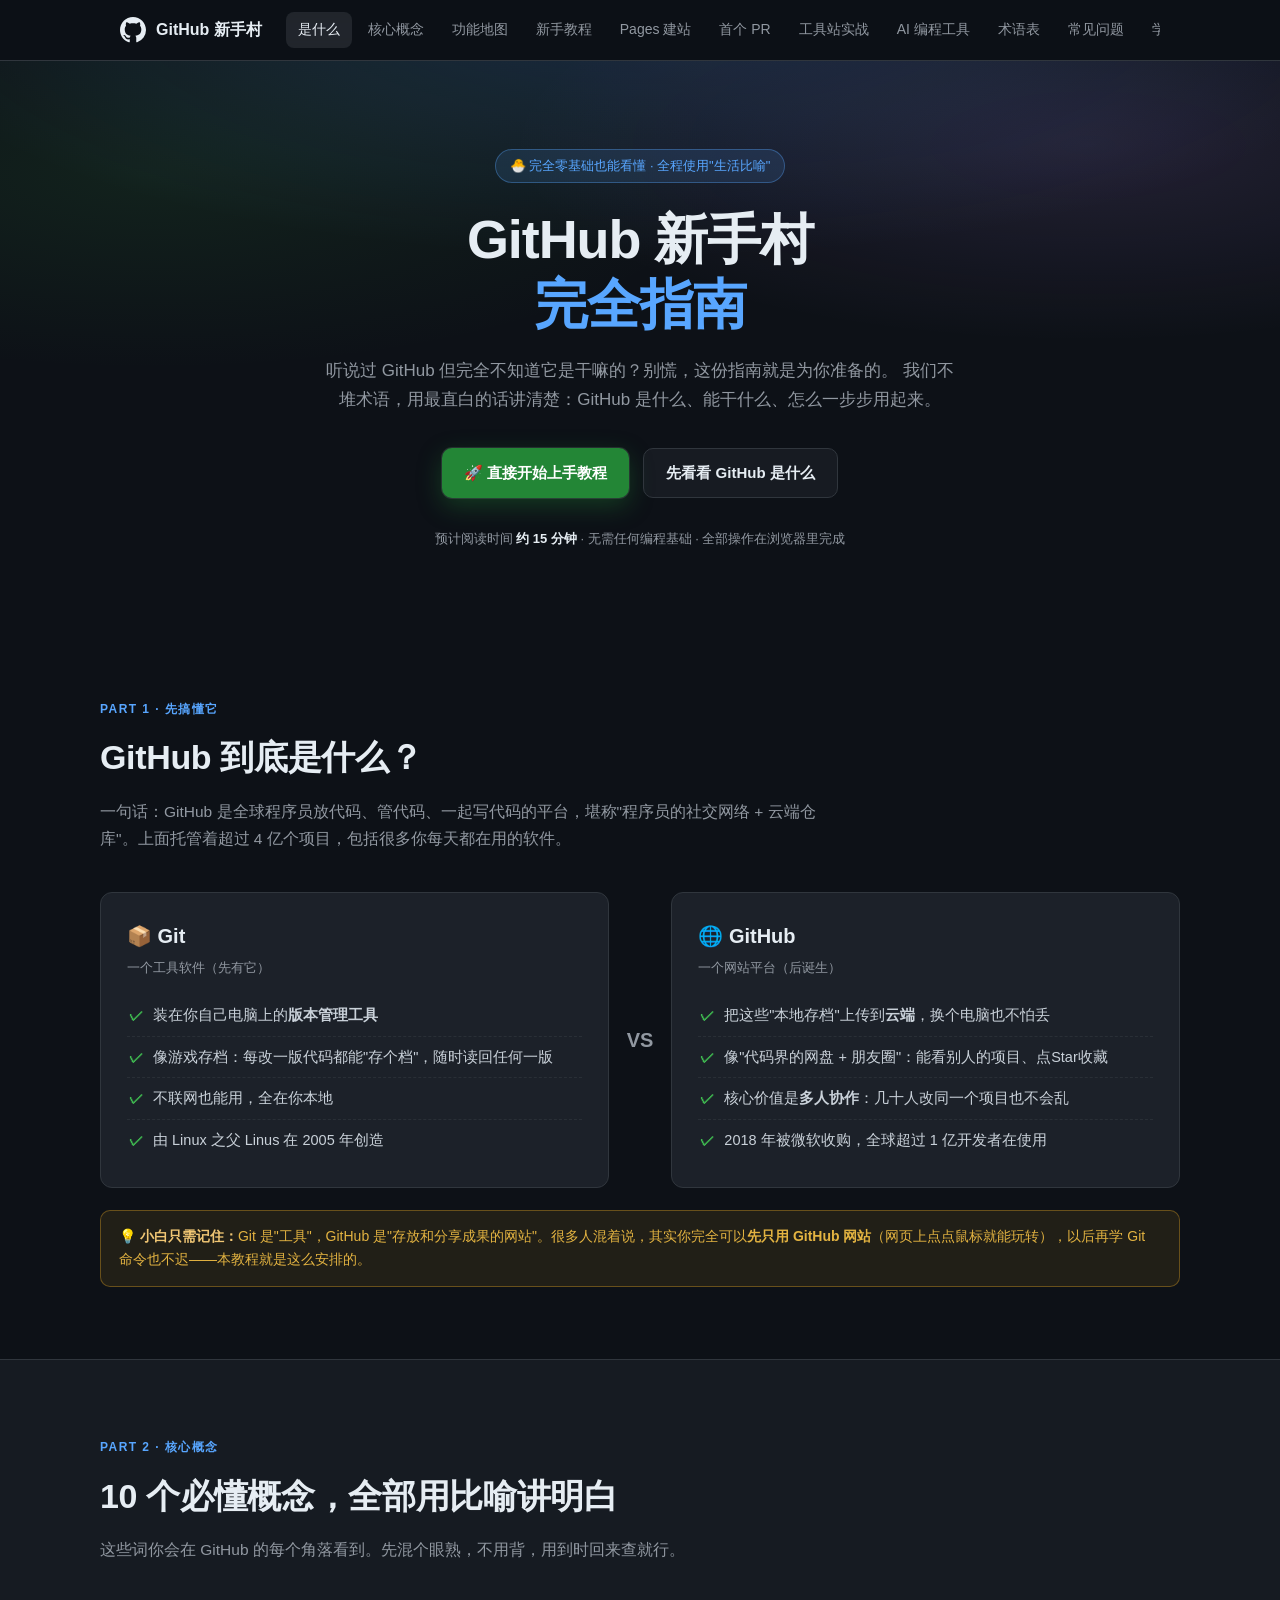
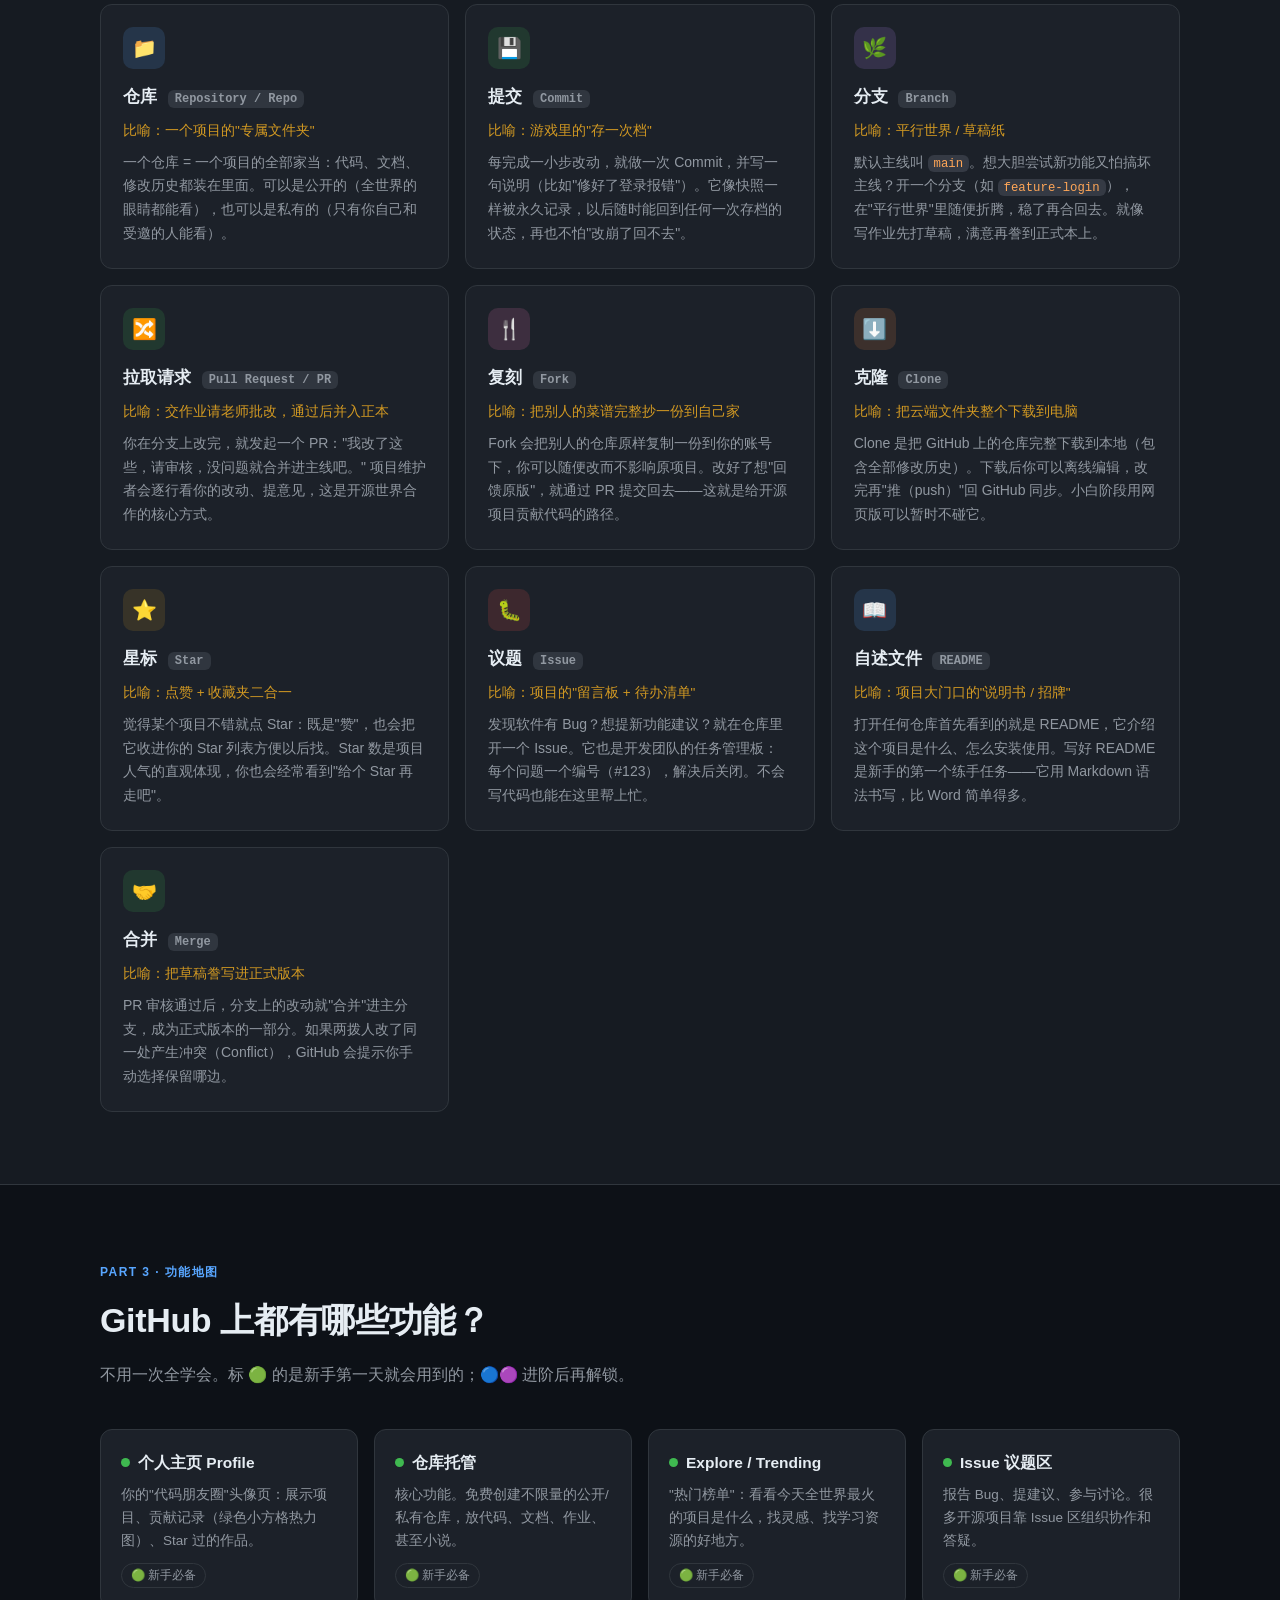
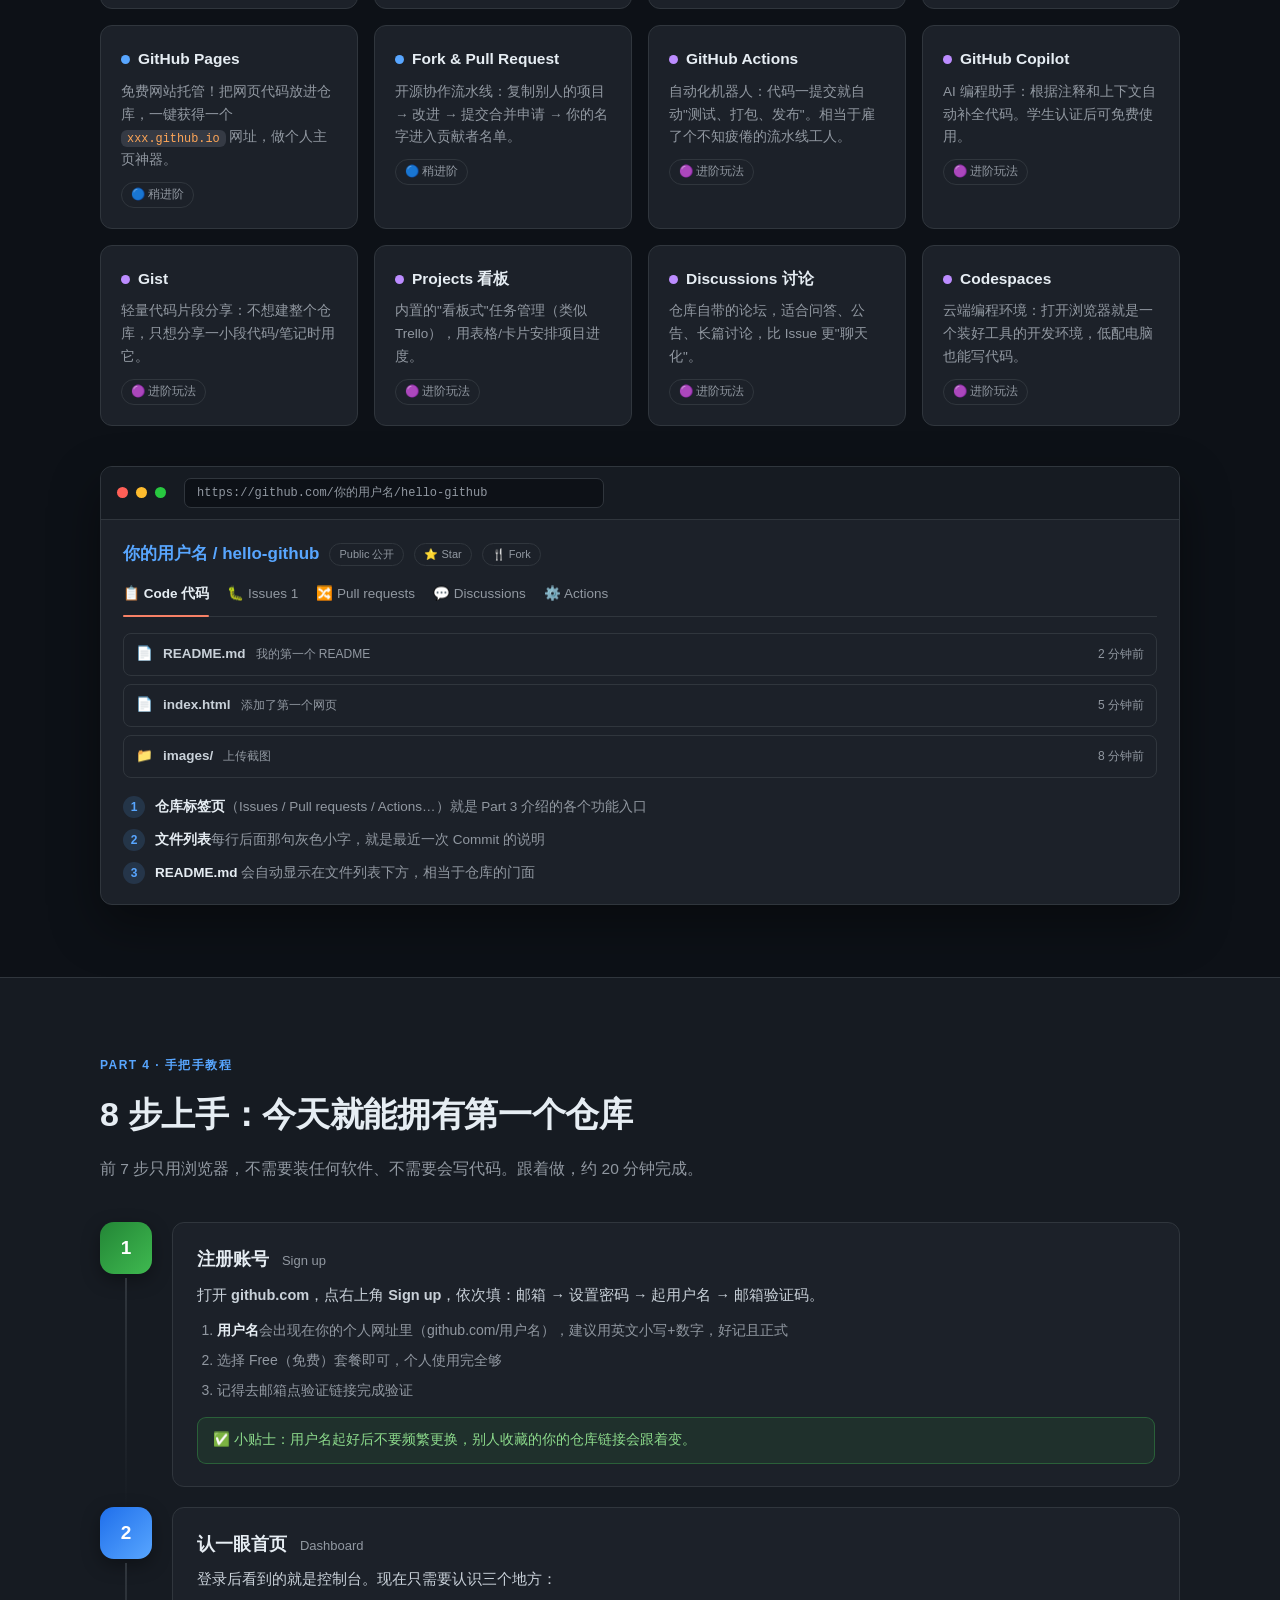
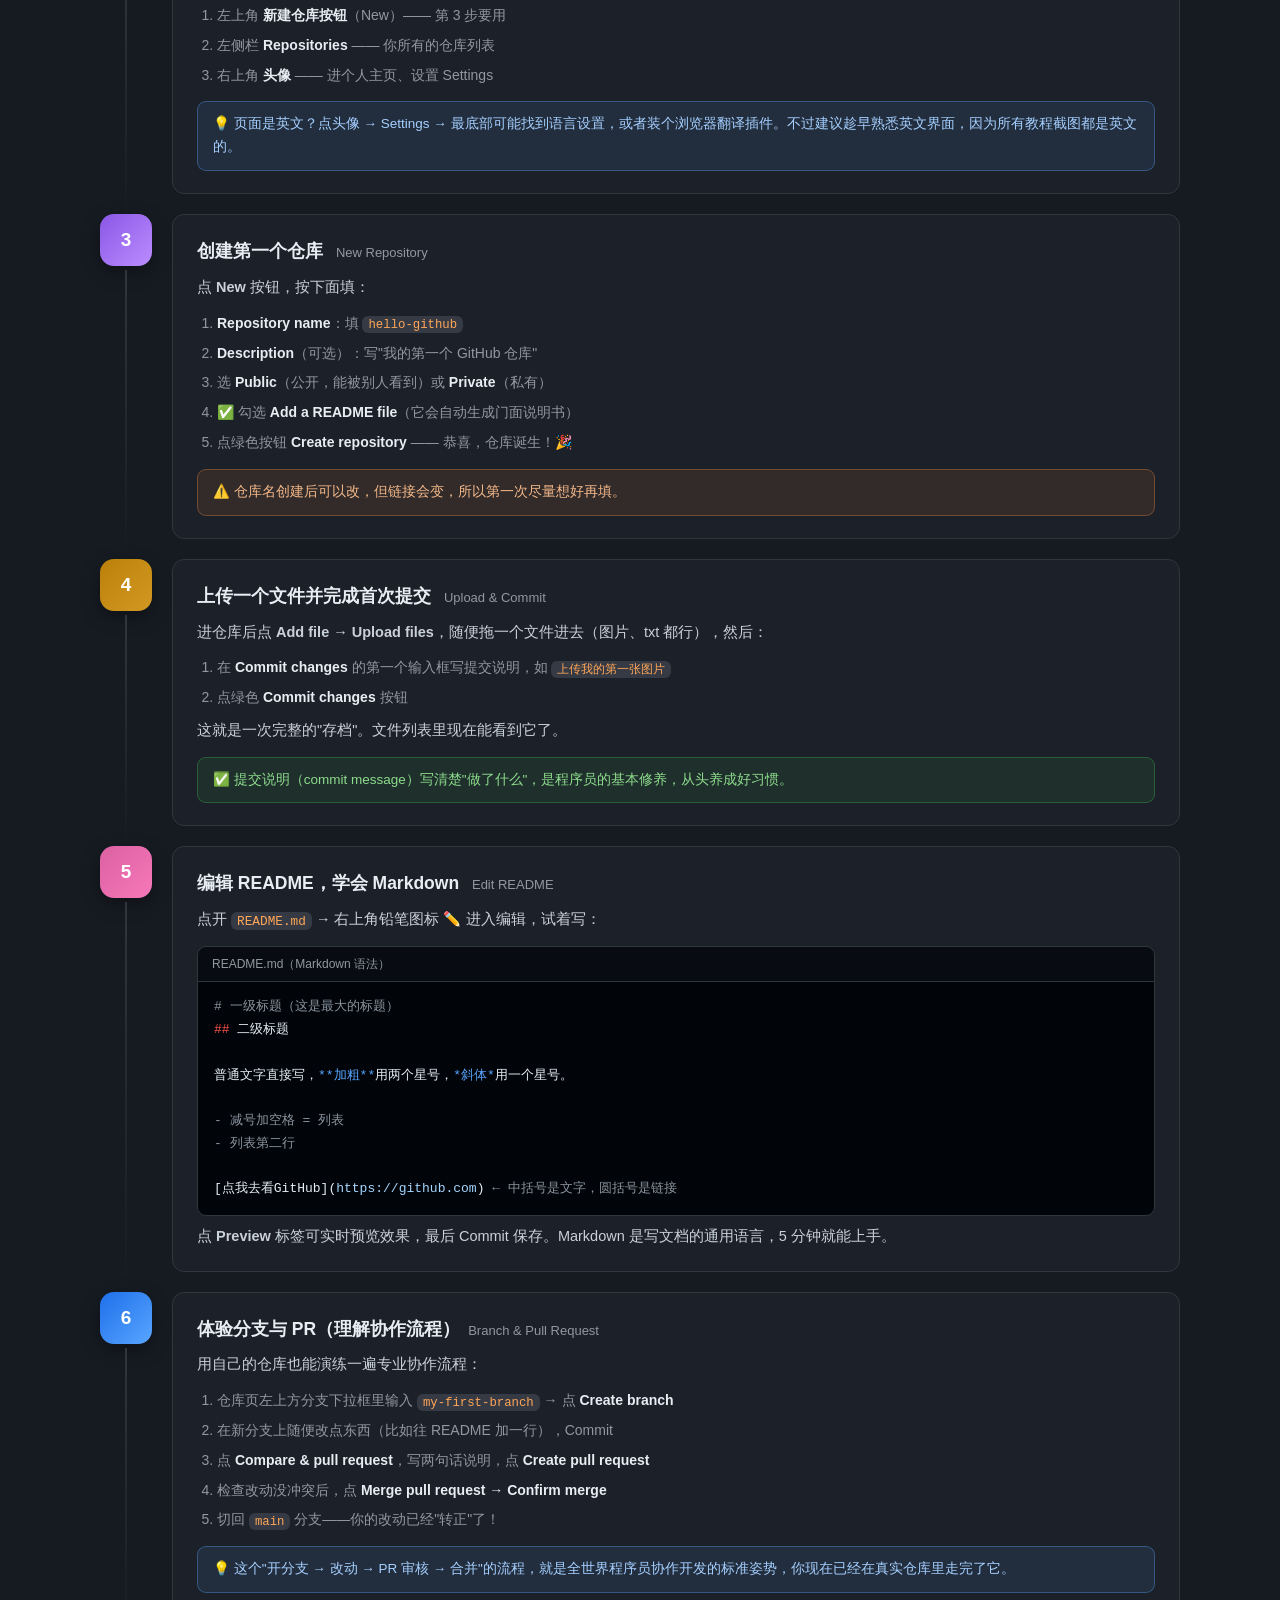
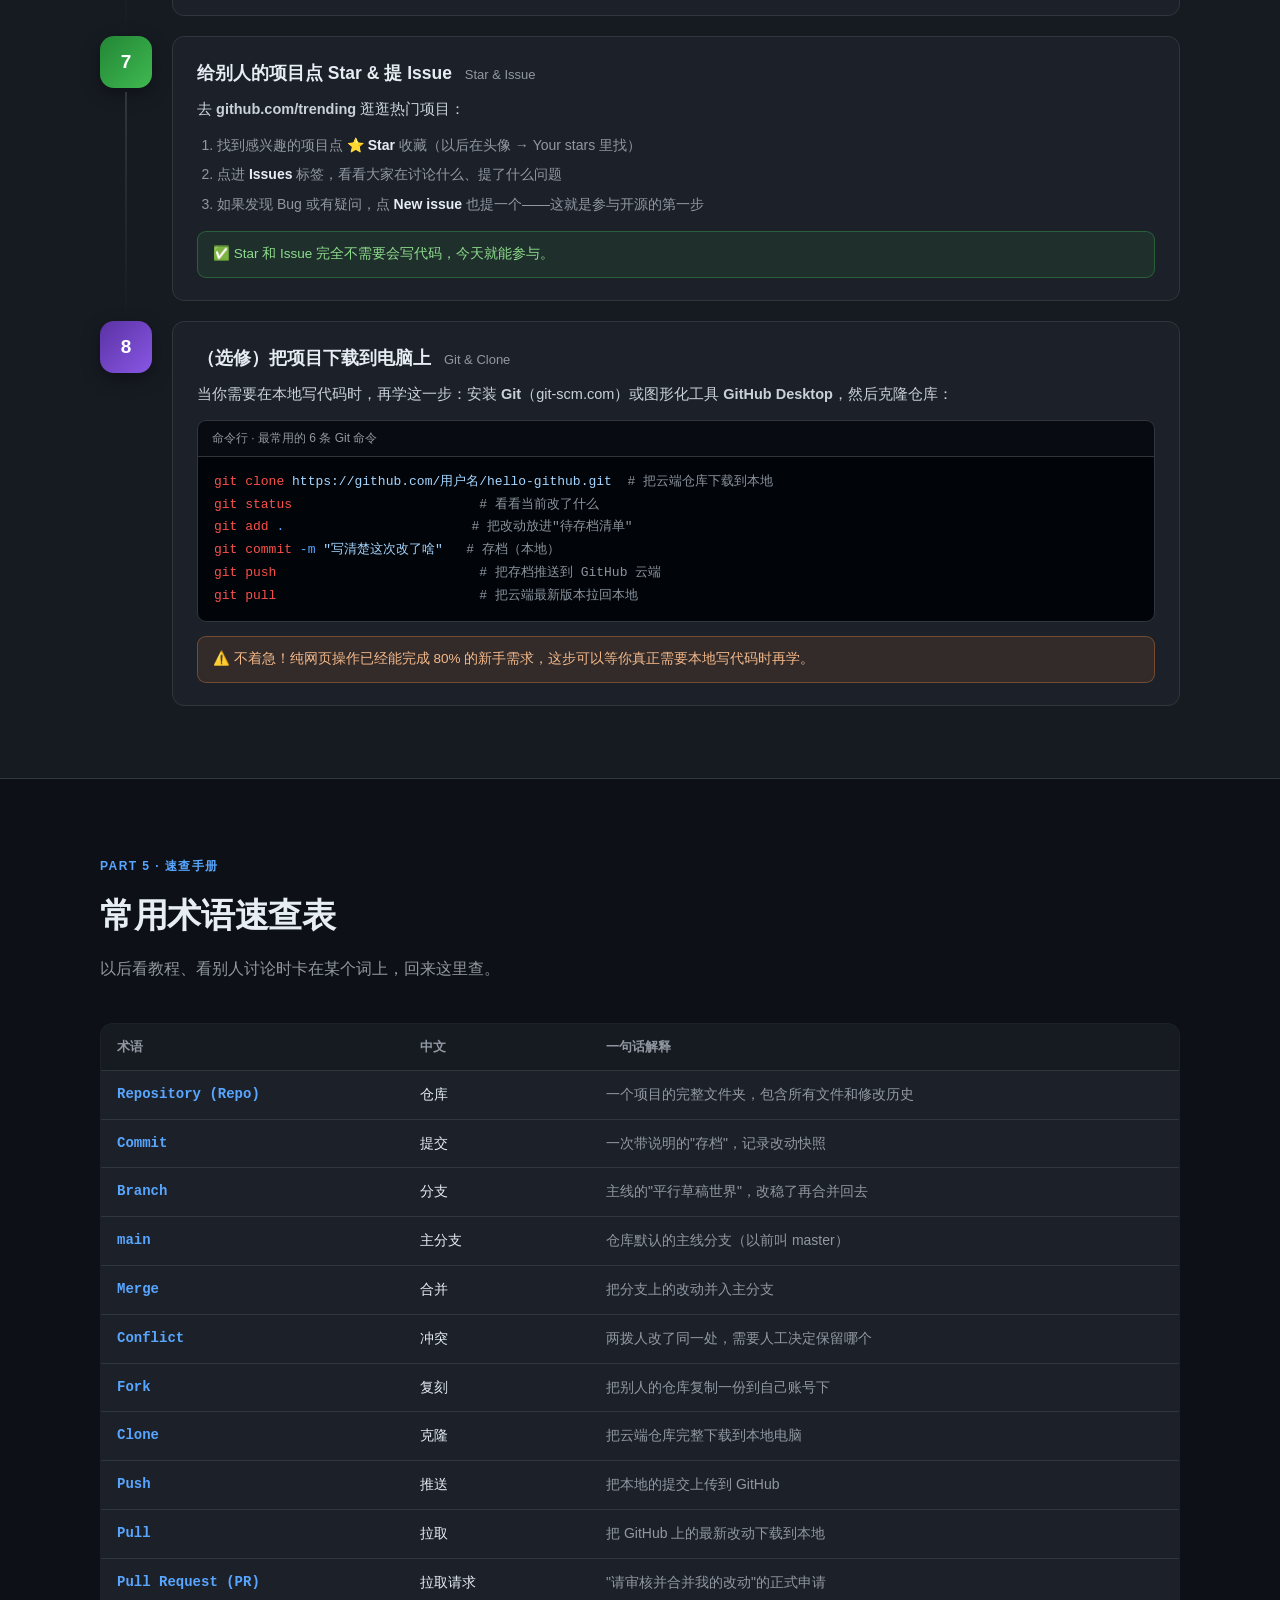
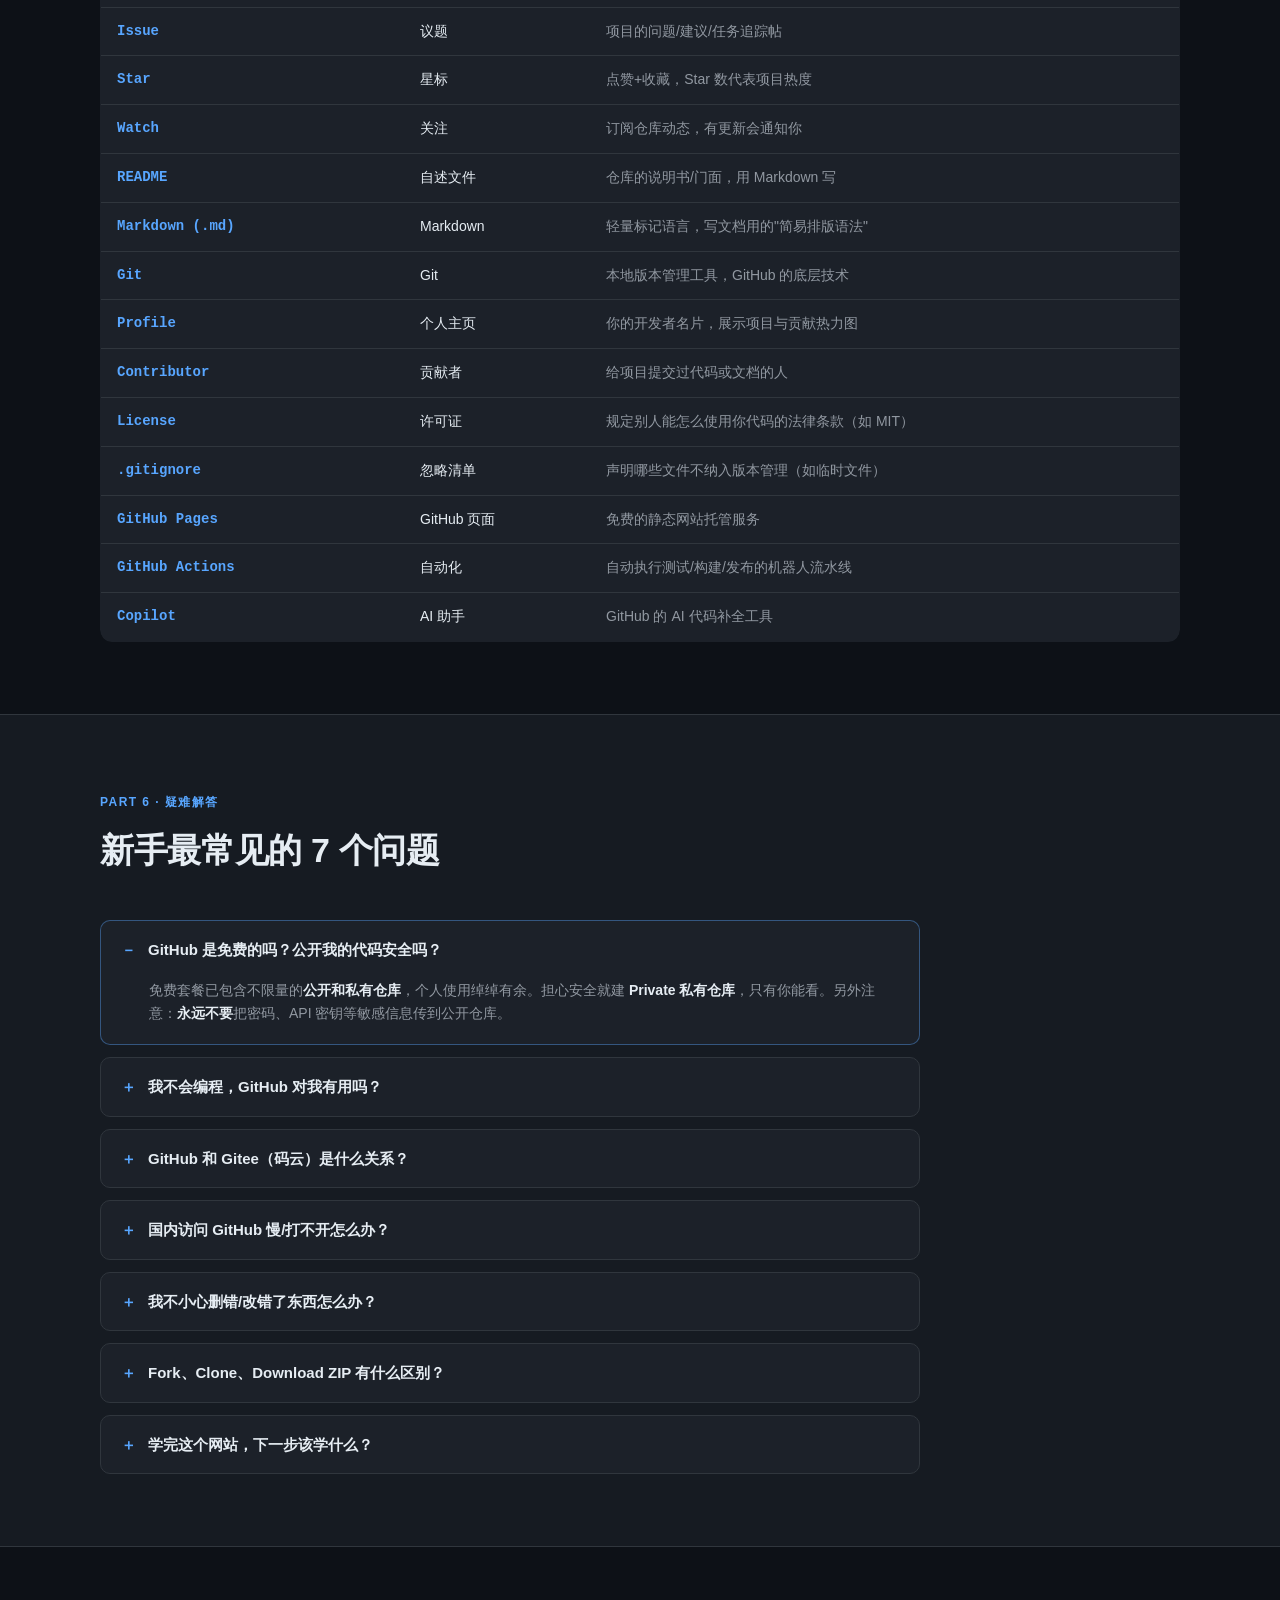
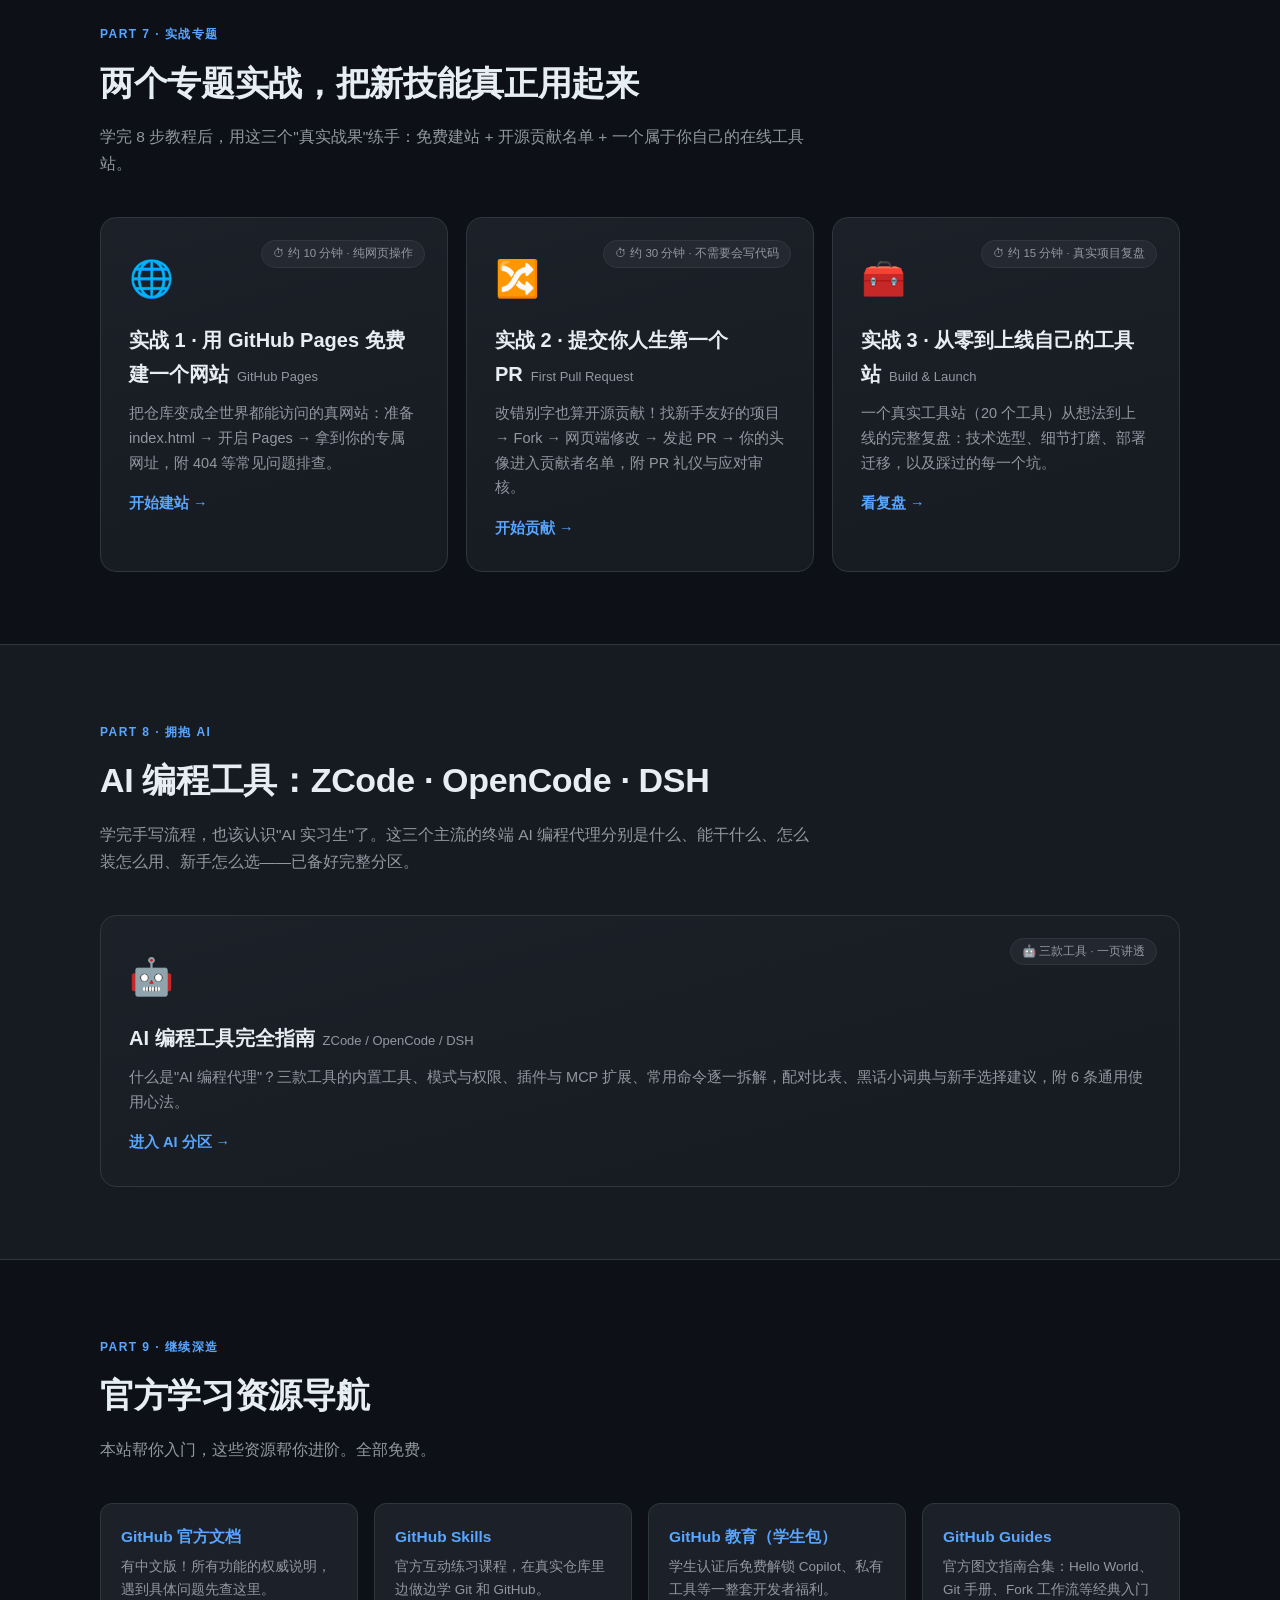
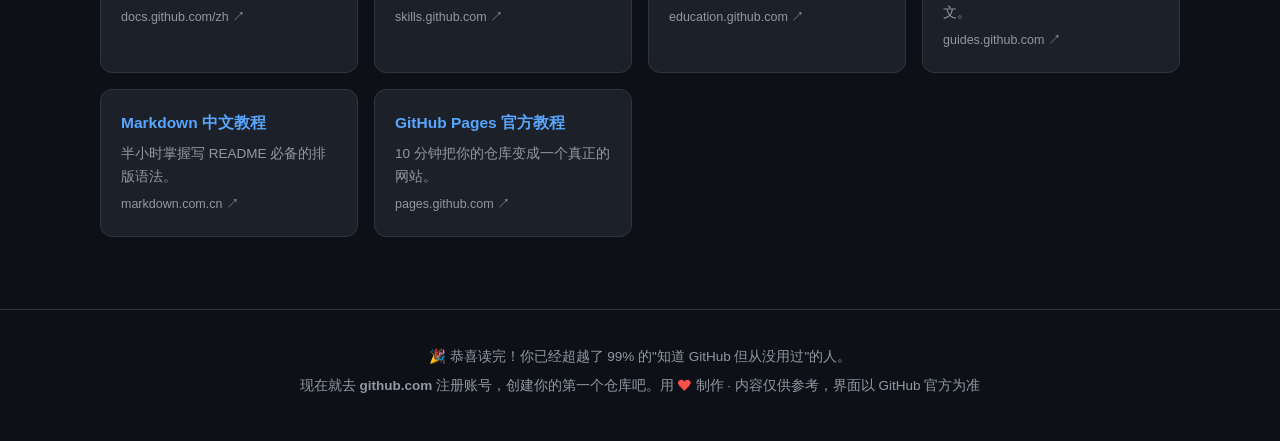
<file: index.html>
<!DOCTYPE html>
<html lang="zh-CN">
<head>
<meta charset="UTF-8" />
<meta name="viewport" content="width=device-width, initial-scale=1.0" />
<title>GitHub 新手村完全指南 —— 从零开始认识 GitHub</title>
<meta name="description" content="写给完全零基础小白的 GitHub 入门教程：GitHub 是什么、核心概念比喻讲解、功能地图、手把手注册与创建第一个仓库、常用术语表和常见问题。" />
<link rel="stylesheet" href="styles.css" />
<style>
  /* 进站引导：git init 新手村（每会话一次）
     起播锚点：脚本等遮罩首帧真正上屏后把 data-boot 从 playing 切到 go，
     所有阶段动画都挂在 [data-boot='go'] 上，慢网络下不会被提前跑完截断；
     收尾：进度条 bFill 结束 → JS +200ms 加 boot-out 淡出 → 淡出动画结束切 done 卸载。
     无 JS / 减少动效 → 遮罩不出现，直接进正文。 */
  html[data-boot='done'] #boot{display:none}
  #boot{display:none;position:fixed;inset:0;z-index:9999;flex-direction:column;align-items:center;justify-content:center;gap:13px;background:radial-gradient(ellipse 80% 55% at 50% 28%,rgba(88,166,255,.13),transparent),#0d1117;font-family:ui-monospace,SFMono-Regular,Consolas,monospace}
  html[data-boot='playing'] #boot,html[data-boot='go'] #boot{display:flex}
  html.boot-out #boot{animation:bootOut .5s cubic-bezier(.65,0,.35,1) forwards}
  /* 品牌 + 光标：playing 期就静态可见，不进动画 */
  #boot .b-logo{font-size:clamp(26px,5vw,44px);font-weight:700;line-height:1.1;background:linear-gradient(100deg,#58a6ff,#a78bfa);-webkit-background-clip:text;background-clip:text;color:transparent;display:flex;align-items:baseline}
  #boot .b-caret{display:inline-block;width:.07em;height:.78em;margin-left:.16em;border-radius:1px;background:#58a6ff;animation:bBlink 1.1s steps(1,end) infinite}
  #boot .b-octo{font-size:50px;line-height:1;opacity:0;filter:drop-shadow(0 0 16px rgba(88,166,255,.55))}
  /* 终端逐行 + 行尾 ✓ 完成 */
  #boot .b-rows{display:flex;flex-direction:column;gap:6px;width:min(372px,84vw);font-size:13px}
  #boot .b-rows .row{display:flex;align-items:center;gap:9px;color:#e6edf3;opacity:0}
  #boot .b-rows .row .p{color:#3fb950;font-weight:700}
  #boot .b-rows .row .cmd{flex:1;min-width:0;overflow:hidden;white-space:nowrap}
  #boot .b-rows .row .ok{flex:none;font-size:11px;font-weight:700;color:#3fb950;padding:2px 8px;border:1px solid rgba(63,185,80,.42);border-radius:999px;background:rgba(63,185,80,.12);opacity:0;white-space:nowrap}
  /* 迷你分支图 main ●──●──● origin/main */
  #boot .b-graph{display:flex;align-items:center;gap:9px;font-size:11px;color:#8b949e;opacity:0}
  #boot .b-graph .br{color:#a78bfa;font-weight:700}
  #boot .b-graph .br.end{color:#58a6ff}
  #boot .b-graph .node{width:8px;height:8px;border-radius:50%;background:#58a6ff;box-shadow:0 0 9px rgba(88,166,255,.7);transform:scale(0)}
  #boot .b-graph .edge{width:24px;height:2px;border-radius:2px;background:linear-gradient(90deg,#58a6ff,#a78bfa);transform:scaleX(0);transform-origin:left}
  /* 进度条 + 百分比 + 统计 */
  #boot .b-bar{width:min(372px,84vw);height:3px;border-radius:999px;overflow:hidden;background:rgba(88,166,255,.16);opacity:0}
  #boot .b-bar::before{content:'';display:block;height:100%;background:linear-gradient(90deg,#58a6ff,#a78bfa);transform:scaleX(0);transform-origin:left}
  #boot .b-foot{display:flex;align-items:center;gap:13px;font-size:12px;color:#8b949e;opacity:0}
  #boot .b-pct{color:#cbd5e1;counter-reset:bootn var(--bootn)}
  #boot .b-pct::after{content:counter(bootn) '%'}
  #boot .b-stats{color:#8b949e;opacity:0}
  #boot .b-ready{font-size:12px;letter-spacing:.24em;color:#a78bfa;opacity:0}
  /* 阶段动画：全部锚定 go，错峰用 --i */
  html[data-boot='go'] #boot .b-octo{animation:bPop .46s cubic-bezier(.34,1.56,.64,1) .15s both}
  html[data-boot='go'] #boot .b-rows .row{animation:bIn .3s cubic-bezier(.2,.7,.3,1) both;animation-delay:calc(.72s + var(--i)*.18s)}
  html[data-boot='go'] #boot .b-rows .row .ok{animation:bPop .28s cubic-bezier(.34,1.56,.64,1) both;animation-delay:calc(1.02s + var(--i)*.18s)}
  html[data-boot='go'] #boot .b-graph{animation:bIn .3s ease 1.42s both}
  html[data-boot='go'] #boot .b-graph .edge{animation:bGrow .26s cubic-bezier(.3,0,.4,1) both;animation-delay:calc(1.54s + var(--i)*.13s)}
  html[data-boot='go'] #boot .b-graph .node{animation:bPop .3s cubic-bezier(.34,1.56,.64,1) both;animation-delay:calc(1.48s + var(--i)*.13s)}
  html[data-boot='go'] #boot .b-bar{animation:bIn .3s ease .42s both}
  html[data-boot='go'] #boot .b-bar::before{animation:bFill 1.55s cubic-bezier(.3,0,.4,1) .6s forwards}
  html[data-boot='go'] #boot .b-foot{animation:bIn .3s ease .5s both}
  html[data-boot='go'] #boot .b-pct{animation:bIn .3s ease .5s both,bCount 1.55s cubic-bezier(.3,0,.4,1) .6s both}
  html[data-boot='go'] #boot .b-stats{animation:bIn .3s ease 1.78s both}
  html[data-boot='go'] #boot .b-ready{animation:bIn .3s ease 1.92s both}
  @keyframes bIn{from{opacity:0;transform:translateY(8px)}to{opacity:1;transform:none}}
  @keyframes bPop{from{opacity:0;transform:scale(.4)}to{opacity:1;transform:none}}
  @keyframes bGrow{from{transform:scaleX(0)}to{transform:scaleX(1)}}
  @keyframes bFill{to{transform:scaleX(1)}}
  @keyframes bBlink{0%,55%{opacity:1}56%,100%{opacity:0}}
  @property --bootn{syntax:'<integer>';initial-value:0;inherits:false}
  @keyframes bCount{from{--bootn:0}to{--bootn:100}}
  @keyframes bootOut{to{opacity:0;visibility:hidden;transform:scale(1.04)}}
  @media (prefers-reduced-motion:reduce){#boot{display:none!important}}
</style>
<script>
  (function(){try{var d=document.documentElement,s=sessionStorage;if(s.getItem('boot-seen')){d.dataset.boot='done'}else if(window.matchMedia&&matchMedia('(prefers-reduced-motion: reduce)').matches){d.dataset.boot='done';s.setItem('boot-seen','1')}else{s.setItem('boot-seen','1');d.dataset.boot='playing';var out=function(){if(d.dataset.boot==='go'){d.classList.add('boot-out')}};var cap=setTimeout(function(){if(d.dataset.boot==='playing'){d.dataset.boot='done'}else{out()}},9000);var start=function(){if(d.dataset.boot!=='playing')return;d.dataset.boot='go';clearTimeout(cap);cap=setTimeout(out,5600)};document.addEventListener('animationend',function(e){if(e.animationName==='bFill'){setTimeout(out,200)}else if(e.animationName==='bootOut'){d.dataset.boot='done'}});var go=function(){if(d.dataset.boot!=='playing')return;if(!document.getElementById('boot')){if(go.n++!==100){setTimeout(go,30);return}}var r=window.requestAnimationFrame;r?r(function(){r(start)}):setTimeout(start,32)};go.n=0;go()}}catch(e){}})();
</script>
<link rel="icon" href="data:image/svg+xml,<svg xmlns='http://www.w3.org/2000/svg' viewBox='0 0 16 16'><path fill='%23fff' d='M8 0C3.58 0 0 3.58 0 8c0 3.54 2.29 6.53 5.47 7.59.4.07.55-.17.55-.38 0-.19-.01-.82-.01-1.49-2.01.37-2.53-.49-2.69-.94-.09-.23-.48-.94-.82-1.13-.28-.15-.68-.52-.01-.53.63-.01 1.08.58 1.23.82.72 1.21 1.87.87 2.33.66.07-.52.28-.87.51-1.07-1.78-.2-3.64-.89-3.64-3.95 0-.87.31-1.59.82-2.15-.08-.2-.36-1.02.08-2.12 0 0 .67-.21 2.2.82.64-.18 1.32-.27 2-.27s1.36.09 2 .27c1.53-1.04 2.2-.82 2.2-.82.44 1.1.16 1.92.08 2.12.51.56.82 1.27.82 2.15 0 3.07-1.87 3.75-3.65 3.95.29.25.54.73.54 1.48 0 1.07-.01 1.93-.01 2.2 0 .21.15.46.55.38A8.01 8.01 0 0 0 16 8c0-4.42-3.58-8-8-8z'/></svg>" />
</head>
<body>

<!-- 进站引导（每会话一次）：git init → add → commit → push，逐行确认 + 分支图 -->
<div id="boot" aria-hidden="true">
  <div class="b-logo">GitHub 新手村<span class="b-caret"></span></div>
  <div class="b-octo">🐙</div>
  <div class="b-rows">
    <div class="row" style="--i:0"><span class="p">$</span><span class="cmd">git init</span><span class="ok">✓ 完成</span></div>
    <div class="row" style="--i:1"><span class="p">$</span><span class="cmd">git add .</span><span class="ok">✓ 完成</span></div>
    <div class="row" style="--i:2"><span class="p">$</span><span class="cmd">git commit -m "first commit"</span><span class="ok">✓ 完成</span></div>
    <div class="row" style="--i:3"><span class="p">$</span><span class="cmd">git push -u origin main</span><span class="ok">✓ 完成</span></div>
  </div>
  <div class="b-graph">
    <span class="br">main</span>
    <span class="node" style="--i:0"></span><span class="edge" style="--i:0"></span>
    <span class="node" style="--i:1"></span><span class="edge" style="--i:1"></span>
    <span class="node" style="--i:2"></span>
    <span class="br end">origin/main</span>
  </div>
  <div class="b-bar"></div>
  <div class="b-foot"><span class="b-pct"></span><span class="b-stats">8 步上手 · 10 条命令 · 0 配置</span></div>
  <div class="b-ready">READY · 从 git init 开始</div>
</div>

<!-- ============ 导航 ============ -->
<nav class="nav">
  <div class="nav-inner">
    <a class="brand" href="#top">
      <svg height="26" viewBox="0 0 16 16" width="26" aria-hidden="true"><path d="M8 0C3.58 0 0 3.58 0 8c0 3.54 2.29 6.53 5.47 7.59.4.07.55-.17.55-.38 0-.19-.01-.82-.01-1.49-2.01.37-2.53-.49-2.69-.94-.09-.23-.48-.94-.82-1.13-.28-.15-.68-.52-.01-.53.63-.01 1.08.58 1.23.82.72 1.21 1.87.87 2.33.66.07-.52.28-.87.51-1.07-1.78-.2-3.64-.89-3.64-3.95 0-.87.31-1.59.82-2.15-.08-.2-.36-1.02.08-2.12 0 0 .67-.21 2.2.82.64-.18 1.32-.27 2-.27s1.36.09 2 .27c1.53-1.04 2.2-.82 2.2-.82.44 1.1.16 1.92.08 2.12.51.56.82 1.27.82 2.15 0 3.07-1.87 3.75-3.65 3.95.29.25.54.73.54 1.48 0 1.07-.01 1.93-.01 2.2 0 .21.15.46.55.38A8.01 8.01 0 0 0 16 8c0-4.42-3.58-8-8-8z"></path></svg>
      GitHub 新手村
    </a>
    <div class="nav-links">
      <a href="#what">是什么</a>
      <a href="#concepts">核心概念</a>
      <a href="#features">功能地图</a>
      <a href="#tutorial">新手教程</a>
      <a href="lab-pages.html">Pages 建站</a>
      <a href="lab-first-pr.html">首个 PR</a>
      <a href="lab-toolbox.html">工具站实战</a>
      <a href="ai-tools.html">AI 编程工具</a>
      <a href="#glossary">术语表</a>
      <a href="#faq">常见问题</a>
      <a href="#resources">学习资源</a>
    </div>
  </div>
</nav>

<!-- ============ Hero ============ -->
<header class="hero" id="top">
  <div class="hero-badge">🐣 完全零基础也能看懂 · 全程使用"生活比喻"</div>
  <h1>GitHub 新手村<br /><span class="accent">完全指南</span></h1>
  <p class="sub">
    听说过 GitHub 但完全不知道它是干嘛的？别慌，这份指南就是为你准备的。
    我们不堆术语，用最直白的话讲清楚：<span class="accent-green">GitHub 是什么、能干什么、怎么一步步用起来</span>。
  </p>
  <div class="hero-cta">
    <a class="btn btn-primary" href="#tutorial">🚀 直接开始上手教程</a>
    <a class="btn btn-ghost" href="#what">先看看 GitHub 是什么</a>
  </div>
  <p class="hero-meta">预计阅读时间 <span>约 15 分钟</span> · 无需任何编程基础 · 全部操作在浏览器里完成</p>
</header>

<!-- ============ 是什么 ============ -->
<section class="block" id="what">
  <div class="wrap">
    <div class="block-head">
      <span class="kicker">Part 1 · 先搞懂它</span>
      <h2>GitHub 到底是什么？</h2>
      <p>一句话：GitHub 是全球程序员放代码、管代码、一起写代码的平台，堪称"程序员的社交网络 + 云端仓库"。上面托管着超过 4 亿个项目，包括很多你每天都在用的软件。</p>
    </div>

    <div class="vs-grid">
      <div class="vs-card">
        <h3>📦 Git</h3>
        <p class="tag">一个工具软件（先有它）</p>
        <ul>
          <li>装在你自己电脑上的<b>版本管理工具</b></li>
          <li>像游戏存档：每改一版代码都能"存个档"，随时读回任何一版</li>
          <li>不联网也能用，全在你本地</li>
          <li>由 Linux 之父 Linus 在 2005 年创造</li>
        </ul>
      </div>
      <div class="vs-mid">VS</div>
      <div class="vs-card">
        <h3>🌐 GitHub</h3>
        <p class="tag">一个网站平台（后诞生）</p>
        <ul>
          <li>把这些"本地存档"上传到<b>云端</b>，换个电脑也不怕丢</li>
          <li>像"代码界的网盘 + 朋友圈"：能看别人的项目、点Star收藏</li>
          <li>核心价值是<b>多人协作</b>：几十人改同一个项目也不会乱</li>
          <li>2018 年被微软收购，全球超过 1 亿开发者在使用</li>
        </ul>
      </div>
    </div>
    <div class="vs-note">
      💡 <strong>小白只需记住：</strong>Git 是"工具"，GitHub 是"存放和分享成果的网站"。很多人混着说，其实你完全可以<b>先只用 GitHub 网站</b>（网页上点点鼠标就能玩转），以后再学 Git 命令也不迟——本教程就是这么安排的。
    </div>
  </div>
</section>

<!-- ============ 核心概念 ============ -->
<section class="block alt" id="concepts">
  <div class="wrap">
    <div class="block-head">
      <span class="kicker">Part 2 · 核心概念</span>
      <h2>10 个必懂概念，全部用比喻讲明白</h2>
      <p>这些词你会在 GitHub 的每个角落看到。先混个眼熟，不用背，用到时回来查就行。</p>
    </div>
    <div class="concept-grid">
      <div class="concept">
        <div class="icon" style="background:rgba(88,166,255,.15)">📁</div>
        <h3>仓库 <code>Repository / Repo</code></h3>
        <p class="metaphor">比喻：一个项目的"专属文件夹"</p>
        <p>一个仓库 = 一个项目的全部家当：代码、文档、修改历史都装在里面。可以是公开的（全世界的眼睛都能看），也可以是私有的（只有你自己和受邀的人能看）。</p>
      </div>
      <div class="concept">
        <div class="icon" style="background:rgba(63,185,80,.15)">💾</div>
        <h3>提交 <code>Commit</code></h3>
        <p class="metaphor">比喻：游戏里的"存一次档"</p>
        <p>每完成一小步改动，就做一次 Commit，并写一句说明（比如"修好了登录报错"）。它像快照一样被永久记录，以后随时能回到任何一次存档的状态，再也不怕"改崩了回不去"。</p>
      </div>
      <div class="concept">
        <div class="icon" style="background:rgba(188,140,255,.15)">🌿</div>
        <h3>分支 <code>Branch</code></h3>
        <p class="metaphor">比喻：平行世界 / 草稿纸</p>
        <p>默认主线叫 <code>main</code>。想大胆尝试新功能又怕搞坏主线？开一个分支（如 <code>feature-login</code>），在"平行世界"里随便折腾，稳了再合回去。就像写作业先打草稿，满意再誊到正式本上。</p>
      </div>
      <div class="concept">
        <div class="icon" style="background:rgba(63,185,80,.15)">🔀</div>
        <h3>拉取请求 <code>Pull Request / PR</code></h3>
        <p class="metaphor">比喻：交作业请老师批改，通过后并入正本</p>
        <p>你在分支上改完，就发起一个 PR："我改了这些，请审核，没问题就合并进主线吧。" 项目维护者会逐行看你的改动、提意见，这是开源世界合作的核心方式。</p>
      </div>
      <div class="concept">
        <div class="icon" style="background:rgba(247,120,186,.15)">🍴</div>
        <h3>复刻 <code>Fork</code></h3>
        <p class="metaphor">比喻：把别人的菜谱完整抄一份到自己家</p>
        <p>Fork 会把别人的仓库原样复制一份到你的账号下，你可以随便改而不影响原项目。改好了想"回馈原版"，就通过 PR 提交回去——这就是给开源项目贡献代码的路径。</p>
      </div>
      <div class="concept">
        <div class="icon" style="background:rgba(240,136,62,.15)">⬇️</div>
        <h3>克隆 <code>Clone</code></h3>
        <p class="metaphor">比喻：把云端文件夹整个下载到电脑</p>
        <p>Clone 是把 GitHub 上的仓库完整下载到本地（包含全部修改历史）。下载后你可以离线编辑，改完再"推（push）"回 GitHub 同步。小白阶段用网页版可以暂时不碰它。</p>
      </div>
      <div class="concept">
        <div class="icon" style="background:rgba(210,153,34,.15)">⭐</div>
        <h3>星标 <code>Star</code></h3>
        <p class="metaphor">比喻：点赞 + 收藏夹二合一</p>
        <p>觉得某个项目不错就点 Star：既是"赞"，也会把它收进你的 Star 列表方便以后找。Star 数是项目人气的直观体现，你也会经常看到"给个 Star 再走吧"。</p>
      </div>
      <div class="concept">
        <div class="icon" style="background:rgba(248,81,73,.15)">🐛</div>
        <h3>议题 <code>Issue</code></h3>
        <p class="metaphor">比喻：项目的"留言板 + 待办清单"</p>
        <p>发现软件有 Bug？想提新功能建议？就在仓库里开一个 Issue。它也是开发团队的任务管理板：每个问题一个编号（#123），解决后关闭。不会写代码也能在这里帮上忙。</p>
      </div>
      <div class="concept">
        <div class="icon" style="background:rgba(88,166,255,.15)">📖</div>
        <h3>自述文件 <code>README</code></h3>
        <p class="metaphor">比喻：项目大门口的"说明书 / 招牌"</p>
        <p>打开任何仓库首先看到的就是 README，它介绍这个项目是什么、怎么安装使用。写好 README 是新手的第一个练手任务——它用 Markdown 语法书写，比 Word 简单得多。</p>
      </div>
      <div class="concept">
        <div class="icon" style="background:rgba(63,185,80,.15)">🤝</div>
        <h3>合并 <code>Merge</code></h3>
        <p class="metaphor">比喻：把草稿誊写进正式版本</p>
        <p>PR 审核通过后，分支上的改动就"合并"进主分支，成为正式版本的一部分。如果两拨人改了同一处产生冲突（Conflict），GitHub 会提示你手动选择保留哪边。</p>
      </div>
    </div>
  </div>
</section>

<!-- ============ 功能地图 ============ -->
<section class="block" id="features">
  <div class="wrap">
    <div class="block-head">
      <span class="kicker">Part 3 · 功能地图</span>
      <h2>GitHub 上都有哪些功能？</h2>
      <p>不用一次全学会。标 🟢 的是新手第一天就会用到的；🔵🟣 进阶后再解锁。</p>
    </div>
    <div class="feature-grid">
      <div class="feature">
        <h3><span class="dot" style="background:var(--green)"></span>个人主页 Profile</h3>
        <p>你的"代码朋友圈"头像页：展示项目、贡献记录（绿色小方格热力图）、Star 过的作品。</p>
        <span class="lvl">🟢 新手必备</span>
      </div>
      <div class="feature">
        <h3><span class="dot" style="background:var(--green)"></span>仓库托管</h3>
        <p>核心功能。免费创建不限量的公开/私有仓库，放代码、文档、作业、甚至小说。</p>
        <span class="lvl">🟢 新手必备</span>
      </div>
      <div class="feature">
        <h3><span class="dot" style="background:var(--green)"></span>Explore / Trending</h3>
        <p>"热门榜单"：看看今天全世界最火的项目是什么，找灵感、找学习资源的好地方。</p>
        <span class="lvl">🟢 新手必备</span>
      </div>
      <div class="feature">
        <h3><span class="dot" style="background:var(--green)"></span>Issue 议题区</h3>
        <p>报告 Bug、提建议、参与讨论。很多开源项目靠 Issue 区组织协作和答疑。</p>
        <span class="lvl">🟢 新手必备</span>
      </div>
      <div class="feature">
        <h3><span class="dot" style="background:var(--blue)"></span>GitHub Pages</h3>
        <p>免费网站托管！把网页代码放进仓库，一键获得一个 <code>xxx.github.io</code> 网址，做个人主页神器。</p>
        <span class="lvl">🔵 稍进阶</span>
      </div>
      <div class="feature">
        <h3><span class="dot" style="background:var(--blue)"></span>Fork &amp; Pull Request</h3>
        <p>开源协作流水线：复制别人的项目 → 改进 → 提交合并申请 → 你的名字进入贡献者名单。</p>
        <span class="lvl">🔵 稍进阶</span>
      </div>
      <div class="feature">
        <h3><span class="dot" style="background:var(--purple)"></span>GitHub Actions</h3>
        <p>自动化机器人：代码一提交就自动"测试、打包、发布"。相当于雇了个不知疲倦的流水线工人。</p>
        <span class="lvl">🟣 进阶玩法</span>
      </div>
      <div class="feature">
        <h3><span class="dot" style="background:var(--purple)"></span>GitHub Copilot</h3>
        <p>AI 编程助手：根据注释和上下文自动补全代码。学生认证后可免费使用。</p>
        <span class="lvl">🟣 进阶玩法</span>
      </div>
      <div class="feature">
        <h3><span class="dot" style="background:var(--purple)"></span>Gist</h3>
        <p>轻量代码片段分享：不想建整个仓库，只想分享一小段代码/笔记时用它。</p>
        <span class="lvl">🟣 进阶玩法</span>
      </div>
      <div class="feature">
        <h3><span class="dot" style="background:var(--purple)"></span>Projects 看板</h3>
        <p>内置的"看板式"任务管理（类似 Trello），用表格/卡片安排项目进度。</p>
        <span class="lvl">🟣 进阶玩法</span>
      </div>
      <div class="feature">
        <h3><span class="dot" style="background:var(--purple)"></span>Discussions 讨论</h3>
        <p>仓库自带的论坛，适合问答、公告、长篇讨论，比 Issue 更"聊天化"。</p>
        <span class="lvl">🟣 进阶玩法</span>
      </div>
      <div class="feature">
        <h3><span class="dot" style="background:var(--purple)"></span>Codespaces</h3>
        <p>云端编程环境：打开浏览器就是一个装好工具的开发环境，低配电脑也能写代码。</p>
        <span class="lvl">🟣 进阶玩法</span>
      </div>
    </div>

    <!-- 模拟界面 -->
    <div class="mock">
      <div class="mock-bar">
        <span class="cir" style="background:#ff5f57"></span>
        <span class="cir" style="background:#febc2e"></span>
        <span class="cir" style="background:#28c840"></span>
        <span class="url">https://github.com/你的用户名/hello-github</span>
      </div>
      <div class="mock-body">
        <div class="mock-repo-head">
          <span class="name">你的用户名 / hello-github</span>
          <span class="badge">Public 公开</span>
          <span class="badge">⭐ Star</span>
          <span class="badge">🍴 Fork</span>
        </div>
        <div class="mock-tabs">
          <span class="on">📋 Code 代码</span><span>🐛 Issues 1</span><span>🔀 Pull requests</span><span>💬 Discussions</span><span>⚙️ Actions</span>
        </div>
        <div class="mock-file"><span class="ico">📄</span><b>README.md</b><span class="msg">我的第一个 README</span><span class="time">2 分钟前</span></div>
        <div class="mock-file"><span class="ico">📄</span><b>index.html</b><span class="msg">添加了第一个网页</span><span class="time">5 分钟前</span></div>
        <div class="mock-file"><span class="ico">📁</span><b>images/</b><span class="msg">上传截图</span><span class="time">8 分钟前</span></div>
        <div class="callout-list">
          <div class="co"><span class="n">1</span><span><b>仓库标签页</b>（Issues / Pull requests / Actions…）就是 Part 3 介绍的各个功能入口</span></div>
          <div class="co"><span class="n">2</span><span><b>文件列表</b>每行后面那句灰色小字，就是最近一次 Commit 的说明</span></div>
          <div class="co"><span class="n">3</span><span><b>README.md</b> 会自动显示在文件列表下方，相当于仓库的门面</span></div>
        </div>
      </div>
    </div>
  </div>
</section>

<!-- ============ 教程 ============ -->
<section class="block alt" id="tutorial">
  <div class="wrap">
    <div class="block-head">
      <span class="kicker">Part 4 · 手把手教程</span>
      <h2>8 步上手：今天就能拥有第一个仓库</h2>
      <p>前 7 步只用浏览器，不需要装任何软件、不需要会写代码。跟着做，约 20 分钟完成。</p>
    </div>

    <div class="steps">
      <div class="step">
        <div class="step-num" style="background:linear-gradient(135deg,#238636,#3fb950)">1</div>
        <div class="step-card">
          <h3>注册账号 <span class="en">Sign up</span></h3>
          <p>打开 <b>github.com</b>，点右上角 <b>Sign up</b>，依次填：邮箱 → 设置密码 → 起用户名 → 邮箱验证码。</p>
          <ol>
            <li><b>用户名</b>会出现在你的个人网址里（github.com/用户名），建议用英文小写+数字，好记且正式</li>
            <li>选择 Free（免费）套餐即可，个人使用完全够</li>
            <li>记得去邮箱点验证链接完成验证</li>
          </ol>
          <div class="tip green">✅ 小贴士：用户名起好后不要频繁更换，别人收藏的你的仓库链接会跟着变。</div>
        </div>
      </div>

      <div class="step">
        <div class="step-num" style="background:linear-gradient(135deg,#1f6feb,#58a6ff)">2</div>
        <div class="step-card">
          <h3>认一眼首页 <span class="en">Dashboard</span></h3>
          <p>登录后看到的就是控制台。现在只需要认识三个地方：</p>
          <ol>
            <li>左上角 <b>新建仓库按钮</b>（New）—— 第 3 步要用</li>
            <li>左侧栏 <b>Repositories</b> —— 你所有的仓库列表</li>
            <li>右上角 <b>头像</b> —— 进个人主页、设置 Settings</li>
          </ol>
          <div class="tip blue">💡 页面是英文？点头像 → Settings → 最底部可能找到语言设置，或者装个浏览器翻译插件。不过建议趁早熟悉英文界面，因为所有教程截图都是英文的。</div>
        </div>
      </div>

      <div class="step">
        <div class="step-num" style="background:linear-gradient(135deg,#8957e5,#bc8cff)">3</div>
        <div class="step-card">
          <h3>创建第一个仓库 <span class="en">New Repository</span></h3>
          <p>点 <b>New</b> 按钮，按下面填：</p>
          <ol>
            <li><b>Repository name</b>：填 <code>hello-github</code></li>
            <li><b>Description</b>（可选）：写"我的第一个 GitHub 仓库"</li>
            <li>选 <b>Public</b>（公开，能被别人看到）或 <b>Private</b>（私有）</li>
            <li>✅ 勾选 <b>Add a README file</b>（它会自动生成门面说明书）</li>
            <li>点绿色按钮 <b>Create repository</b> —— 恭喜，仓库诞生！🎉</li>
          </ol>
          <div class="tip orange">⚠️ 仓库名创建后可以改，但链接会变，所以第一次尽量想好再填。</div>
        </div>
      </div>

      <div class="step">
        <div class="step-num" style="background:linear-gradient(135deg,#bb8009,#d29922)">4</div>
        <div class="step-card">
          <h3>上传一个文件并完成首次提交 <span class="en">Upload &amp; Commit</span></h3>
          <p>进仓库后点 <b>Add file → Upload files</b>，随便拖一个文件进去（图片、txt 都行），然后：</p>
          <ol>
            <li>在 <b>Commit changes</b> 的第一个输入框写提交说明，如 <code>上传我的第一张图片</code></li>
            <li>点绿色 <b>Commit changes</b> 按钮</li>
          </ol>
          <p>这就是一次完整的"存档"。文件列表里现在能看到它了。</p>
          <div class="tip green">✅ 提交说明（commit message）写清楚"做了什么"，是程序员的基本修养，从头养成好习惯。</div>
        </div>
      </div>

      <div class="step">
        <div class="step-num" style="background:linear-gradient(135deg,#db61a2,#f778ba)">5</div>
        <div class="step-card">
          <h3>编辑 README，学会 Markdown <span class="en">Edit README</span></h3>
          <p>点开 <code>README.md</code> → 右上角铅笔图标 ✏️ 进入编辑，试着写：</p>
          <div class="code">
            <div class="code-title"><span>README.md（Markdown 语法）</span></div>
            <pre><span class="cm"># 一级标题（这是最大的标题）</span>
<span class="kw">##</span> 二级标题

普通文字直接写，<span class="ar">**加粗**</span>用两个星号，<span class="ar">*斜体*</span>用一个星号。

<span class="cm">- 减号加空格 = 列表</span>
<span class="cm">- 列表第二行</span>

[点我去看GitHub](<span class="st">https://github.com</span>) <span class="cm">← 中括号是文字，圆括号是链接</span></pre>
          </div>
          <p>点 <b>Preview</b> 标签可实时预览效果，最后 Commit 保存。Markdown 是写文档的通用语言，5 分钟就能上手。</p>
        </div>
      </div>

      <div class="step">
        <div class="step-num" style="background:linear-gradient(135deg,#1f6feb,#58a6ff)">6</div>
        <div class="step-card">
          <h3>体验分支与 PR（理解协作流程）<span class="en">Branch &amp; Pull Request</span></h3>
          <p>用自己的仓库也能演练一遍专业协作流程：</p>
          <ol>
            <li>仓库页左上方分支下拉框里输入 <code>my-first-branch</code> → 点 <b>Create branch</b></li>
            <li>在新分支上随便改点东西（比如往 README 加一行），Commit</li>
            <li>点 <b>Compare &amp; pull request</b>，写两句话说明，点 <b>Create pull request</b></li>
            <li>检查改动没冲突后，点 <b>Merge pull request → Confirm merge</b></li>
            <li>切回 <code>main</code> 分支——你的改动已经"转正"了！</li>
          </ol>
          <div class="tip blue">💡 这个"开分支 → 改动 → PR 审核 → 合并"的流程，就是全世界程序员协作开发的标准姿势，你现在已经在真实仓库里走完了它。</div>
        </div>
      </div>

      <div class="step">
        <div class="step-num" style="background:linear-gradient(135deg,#238636,#3fb950)">7</div>
        <div class="step-card">
          <h3>给别人的项目点 Star &amp; 提 Issue <span class="en">Star &amp; Issue</span></h3>
          <p>去 <b>github.com/trending</b> 逛逛热门项目：</p>
          <ol>
            <li>找到感兴趣的项目点 <b>⭐ Star</b> 收藏（以后在头像 → Your stars 里找）</li>
            <li>点进 <b>Issues</b> 标签，看看大家在讨论什么、提了什么问题</li>
            <li>如果发现 Bug 或有疑问，点 <b>New issue</b> 也提一个——这就是参与开源的第一步</li>
          </ol>
          <div class="tip green">✅ Star 和 Issue 完全不需要会写代码，今天就能参与。</div>
        </div>
      </div>

      <div class="step">
        <div class="step-num" style="background:linear-gradient(135deg,#5a32a3,#8957e5)">8</div>
        <div class="step-card">
          <h3>（选修）把项目下载到电脑上 <span class="en">Git &amp; Clone</span></h3>
          <p>当你需要在本地写代码时，再学这一步：安装 <b>Git</b>（git-scm.com）或图形化工具 <b>GitHub Desktop</b>，然后克隆仓库：</p>
          <div class="code">
            <div class="code-title"><span>命令行 · 最常用的 6 条 Git 命令</span></div>
            <pre><span class="kw">git clone</span> <span class="st">https://github.com/用户名/hello-github.git</span>  <span class="cm"># 把云端仓库下载到本地</span>
<span class="kw">git status</span>                        <span class="cm"># 看看当前改了什么</span>
<span class="kw">git add</span> <span class="ar">.</span>                        <span class="cm"># 把改动放进"待存档清单"</span>
<span class="kw">git commit</span> <span class="ar">-m</span> <span class="st">"写清楚这次改了啥"</span>   <span class="cm"># 存档（本地）</span>
<span class="kw">git push</span>                          <span class="cm"># 把存档推送到 GitHub 云端</span>
<span class="kw">git pull</span>                          <span class="cm"># 把云端最新版本拉回本地</span></pre>
          </div>
          <div class="tip orange">⚠️ 不着急！纯网页操作已经能完成 80% 的新手需求，这步可以等你真正需要本地写代码时再学。</div>
        </div>
      </div>
    </div>
  </div>
</section>

<!-- ============ 术语表 ============ -->
<section class="block" id="glossary">
  <div class="wrap">
    <div class="block-head">
      <span class="kicker">Part 5 · 速查手册</span>
      <h2>常用术语速查表</h2>
      <p>以后看教程、看别人讨论时卡在某个词上，回来这里查。</p>
    </div>
    <div class="table-scroll">
      <table class="gloss-table">
        <thead><tr><th>术语</th><th>中文</th><th>一句话解释</th></tr></thead>
        <tbody>
          <tr><td>Repository (Repo)</td><td>仓库</td><td>一个项目的完整文件夹，包含所有文件和修改历史</td></tr>
          <tr><td>Commit</td><td>提交</td><td>一次带说明的"存档"，记录改动快照</td></tr>
          <tr><td>Branch</td><td>分支</td><td>主线的"平行草稿世界"，改稳了再合并回去</td></tr>
          <tr><td>main</td><td>主分支</td><td>仓库默认的主线分支（以前叫 master）</td></tr>
          <tr><td>Merge</td><td>合并</td><td>把分支上的改动并入主分支</td></tr>
          <tr><td>Conflict</td><td>冲突</td><td>两拨人改了同一处，需要人工决定保留哪个</td></tr>
          <tr><td>Fork</td><td>复刻</td><td>把别人的仓库复制一份到自己账号下</td></tr>
          <tr><td>Clone</td><td>克隆</td><td>把云端仓库完整下载到本地电脑</td></tr>
          <tr><td>Push</td><td>推送</td><td>把本地的提交上传到 GitHub</td></tr>
          <tr><td>Pull</td><td>拉取</td><td>把 GitHub 上的最新改动下载到本地</td></tr>
          <tr><td>Pull Request (PR)</td><td>拉取请求</td><td>"请审核并合并我的改动"的正式申请</td></tr>
          <tr><td>Issue</td><td>议题</td><td>项目的问题/建议/任务追踪帖</td></tr>
          <tr><td>Star</td><td>星标</td><td>点赞+收藏，Star 数代表项目热度</td></tr>
          <tr><td>Watch</td><td>关注</td><td>订阅仓库动态，有更新会通知你</td></tr>
          <tr><td>README</td><td>自述文件</td><td>仓库的说明书/门面，用 Markdown 写</td></tr>
          <tr><td>Markdown (.md)</td><td>Markdown</td><td>轻量标记语言，写文档用的"简易排版语法"</td></tr>
          <tr><td>Git</td><td>Git</td><td>本地版本管理工具，GitHub 的底层技术</td></tr>
          <tr><td>Profile</td><td>个人主页</td><td>你的开发者名片，展示项目与贡献热力图</td></tr>
          <tr><td>Contributor</td><td>贡献者</td><td>给项目提交过代码或文档的人</td></tr>
          <tr><td>License</td><td>许可证</td><td>规定别人能怎么使用你代码的法律条款（如 MIT）</td></tr>
          <tr><td>.gitignore</td><td>忽略清单</td><td>声明哪些文件不纳入版本管理（如临时文件）</td></tr>
          <tr><td>GitHub Pages</td><td>GitHub 页面</td><td>免费的静态网站托管服务</td></tr>
          <tr><td>GitHub Actions</td><td>自动化</td><td>自动执行测试/构建/发布的机器人流水线</td></tr>
          <tr><td>Copilot</td><td>AI 助手</td><td>GitHub 的 AI 代码补全工具</td></tr>
        </tbody>
      </table>
    </div>
  </div>
</section>

<!-- ============ FAQ ============ -->
<section class="block alt" id="faq">
  <div class="wrap">
    <div class="block-head">
      <span class="kicker">Part 6 · 疑难解答</span>
      <h2>新手最常见的 7 个问题</h2>
    </div>
    <div class="faq">
      <details open>
        <summary>GitHub 是免费的吗？公开我的代码安全吗？</summary>
        <div class="faq-a">免费套餐已包含不限量的<b>公开和私有仓库</b>，个人使用绰绰有余。担心安全就建 <b>Private 私有仓库</b>，只有你能看。另外注意：<b>永远不要</b>把密码、API 密钥等敏感信息传到公开仓库。</div>
      </details>
      <details>
        <summary>我不会编程，GitHub 对我有用吗？</summary>
        <div class="faq-a">有用！GitHub 本质是"带版本历史的云端文件库 + 协作平台"：<b>写论文、记笔记、管文档、放作品集</b>都可以。GitHub Pages 还能免费建个人网站。把仓库当"会存档的网盘"来用，完全没问题。</div>
      </details>
      <details>
        <summary>GitHub 和 Gitee（码云）是什么关系？</summary>
        <div class="faq-a">Gitee 是国内公司做的类似产品，功能和 GitHub 类似，国内访问速度快。但 GitHub 是全球最大的开发者社区，开源项目几乎都在上面。<b>学概念一通百通</b>，会 GitHub 就会用一切同类平台。</div>
      </details>
      <details>
        <summary>国内访问 GitHub 慢/打不开怎么办？</summary>
        <div class="faq-a">常见解决思路：① 高峰期多刷新或换个时间段；② 只是下载代码的话，可以用镜像加速站；③ 浏览器装 GitHub 加速类扩展；④ 用 <b>GitHub Desktop</b> 客户端有时比网页稳定。具体方法时效性强，搜索"GitHub 加速"找最新方案。</div>
      </details>
      <details>
        <summary>我不小心删错/改错了东西怎么办？</summary>
        <div class="faq-a">这正是 GitHub 的价值——<b>几乎一切都有历史记录</b>。仓库里点 <b>Commits</b> 能看到每次存档，可以查看任意历史版本。文件被删了？在提交历史里能找回。所以放心大胆地折腾。</div>
      </details>
      <details>
        <summary>Fork、Clone、Download ZIP 有什么区别？</summary>
        <div class="faq-a"><b>Fork</b>：复制到"你的 GitHub 账号"下，为参与协作做准备；<b>Clone</b>：下载到"你的电脑"，且和 GitHub 保持双向同步关系；<b>Download ZIP</b>：单纯打包下载一份，不保留历史、无任何后续关联，只想看看代码时用它。</div>
      </details>
      <details>
        <summary>学完这个网站，下一步该学什么？</summary>
        <div class="faq-a">推荐路线：① 练熟 Markdown 写文档 → ② 学 Git 命令行（或先玩 GitHub Desktop 图形界面）→ ③ Fork 一个感兴趣的小项目并提交第一个 PR → ④ 用 GitHub Pages 搭个人主页 → ⑤ 看实战 3 把一个工具站从想法做成上线（<a href="lab-toolbox.html">真实复盘</a>） → ⑤ 学习 GitHub Actions 自动化。其中「搭个人网站」和「提交第一个 PR」本站已备好专题实战教程：<a href="lab-pages.html">Pages 建站实战</a> 与 <a href="lab-first-pr.html">首个 PR 实战</a>，其余可在下方资源里找到官方教程。</div>
      </details>
    </div>
  </div>
</section>

<!-- ============ 实战专题入口 ============ -->
<section class="block" id="labs">
  <div class="wrap">
    <div class="block-head">
      <span class="kicker">Part 7 · 实战专题</span>
      <h2>两个专题实战，把新技能真正用起来</h2>
      <p>学完 8 步教程后，用这三个"真实战果"练手：免费建站 + 开源贡献名单 + 一个属于你自己的在线工具站。</p>
    </div>
    <div class="lab-grid">
      <a class="lab-card" href="lab-pages.html">
        <span class="chip">⏱ 约 10 分钟 · 纯网页操作</span>
        <div class="emoji">🌐</div>
        <h3>实战 1 · 用 GitHub Pages 免费建一个网站<span class="en">GitHub Pages</span></h3>
        <p>把仓库变成全世界都能访问的真网站：准备 index.html → 开启 Pages → 拿到你的专属网址，附 404 等常见问题排查。</p>
        <span class="go">开始建站 →</span>
      </a>
      <a class="lab-card" href="lab-first-pr.html">
        <span class="chip">⏱ 约 30 分钟 · 不需要会写代码</span>
        <div class="emoji">🔀</div>
        <h3>实战 2 · 提交你人生第一个 PR<span class="en">First Pull Request</span></h3>
        <p>改错别字也算开源贡献！找新手友好的项目 → Fork → 网页端修改 → 发起 PR → 你的头像进入贡献者名单，附 PR 礼仪与应对审核。</p>
        <span class="go">开始贡献 →</span>
      </a>
      <a class="lab-card" href="lab-toolbox.html">
        <span class="chip">⏱ 约 15 分钟 · 真实项目复盘</span>
        <div class="emoji">🧰</div>
        <h3>实战 3 · 从零到上线自己的工具站<span class="en">Build &amp; Launch</span></h3>
        <p>一个真实工具站（20 个工具）从想法到上线的完整复盘：技术选型、细节打磨、部署迁移，以及踩过的每一个坑。</p>
        <span class="go">看复盘 →</span>
      </a>
    </div>
  </div>
</section>

<!-- ============ AI 编程工具 ============ -->
<section class="block alt" id="aitools">
  <div class="wrap">
    <div class="block-head">
      <span class="kicker">Part 8 · 拥抱 AI</span>
      <h2>AI 编程工具：ZCode · OpenCode · DSH</h2>
      <p>学完手写流程，也该认识"AI 实习生"了。这三个主流的终端 AI 编程代理分别是什么、能干什么、怎么装怎么用、新手怎么选——已备好完整分区。</p>
    </div>
    <div class="lab-grid">
      <a class="lab-card" href="ai-tools.html">
        <span class="chip">🤖 三款工具 · 一页讲透</span>
        <div class="emoji">🤖</div>
        <h3>AI 编程工具完全指南<span class="en">ZCode / OpenCode / DSH</span></h3>
        <p>什么是"AI 编程代理"？三款工具的内置工具、模式与权限、插件与 MCP 扩展、常用命令逐一拆解，配对比表、黑话小词典与新手选择建议，附 6 条通用使用心法。</p>
        <span class="go">进入 AI 分区 →</span>
      </a>
    </div>
  </div>
</section>

<!-- ============ 资源 ============ -->
<section class="block" id="resources">
  <div class="wrap">
    <div class="block-head">
      <span class="kicker">Part 9 · 继续深造</span>
      <h2>官方学习资源导航</h2>
      <p>本站帮你入门，这些资源帮你进阶。全部免费。</p>
    </div>
    <div class="res-grid">
      <a class="res" href="https://docs.github.com/zh" target="_blank" rel="noopener">
        <h3>GitHub 官方文档</h3>
        <p>有中文版！所有功能的权威说明，遇到具体问题先查这里。</p>
        <span class="go">docs.github.com/zh ↗</span>
      </a>
      <a class="res" href="https://skills.github.com/" target="_blank" rel="noopener">
        <h3>GitHub Skills</h3>
        <p>官方互动练习课程，在真实仓库里边做边学 Git 和 GitHub。</p>
        <span class="go">skills.github.com ↗</span>
      </a>
      <a class="res" href="https://education.github.com/" target="_blank" rel="noopener">
        <h3>GitHub 教育（学生包）</h3>
        <p>学生认证后免费解锁 Copilot、私有工具等一整套开发者福利。</p>
        <span class="go">education.github.com ↗</span>
      </a>
      <a class="res" href="https://guides.github.com/" target="_blank" rel="noopener">
        <h3>GitHub Guides</h3>
        <p>官方图文指南合集：Hello World、Git 手册、Fork 工作流等经典入门文。</p>
        <span class="go">guides.github.com ↗</span>
      </a>
      <a class="res" href="https://markdown.com.cn/" target="_blank" rel="noopener">
        <h3>Markdown 中文教程</h3>
        <p>半小时掌握写 README 必备的排版语法。</p>
        <span class="go">markdown.com.cn ↗</span>
      </a>
      <a class="res" href="https://pages.github.com/" target="_blank" rel="noopener">
        <h3>GitHub Pages 官方教程</h3>
        <p>10 分钟把你的仓库变成一个真正的网站。</p>
        <span class="go">pages.github.com ↗</span>
      </a>
    </div>
  </div>
</section>

<footer>
  <p>🎉 恭喜读完！你已经超越了 99% 的"知道 GitHub 但从没用过"的人。</p>
  <p>现在就去 <b>github.com</b> 注册账号，创建你的第一个仓库吧。用 <span class="heart">❤</span> 制作 · 内容仅供参考，界面以 GitHub 官方为准</p>
</footer>

<button id="toTop" title="回到顶部" aria-label="回到顶部">↑</button>

<script src="script.js"></script>
</body>
</html>
</file>
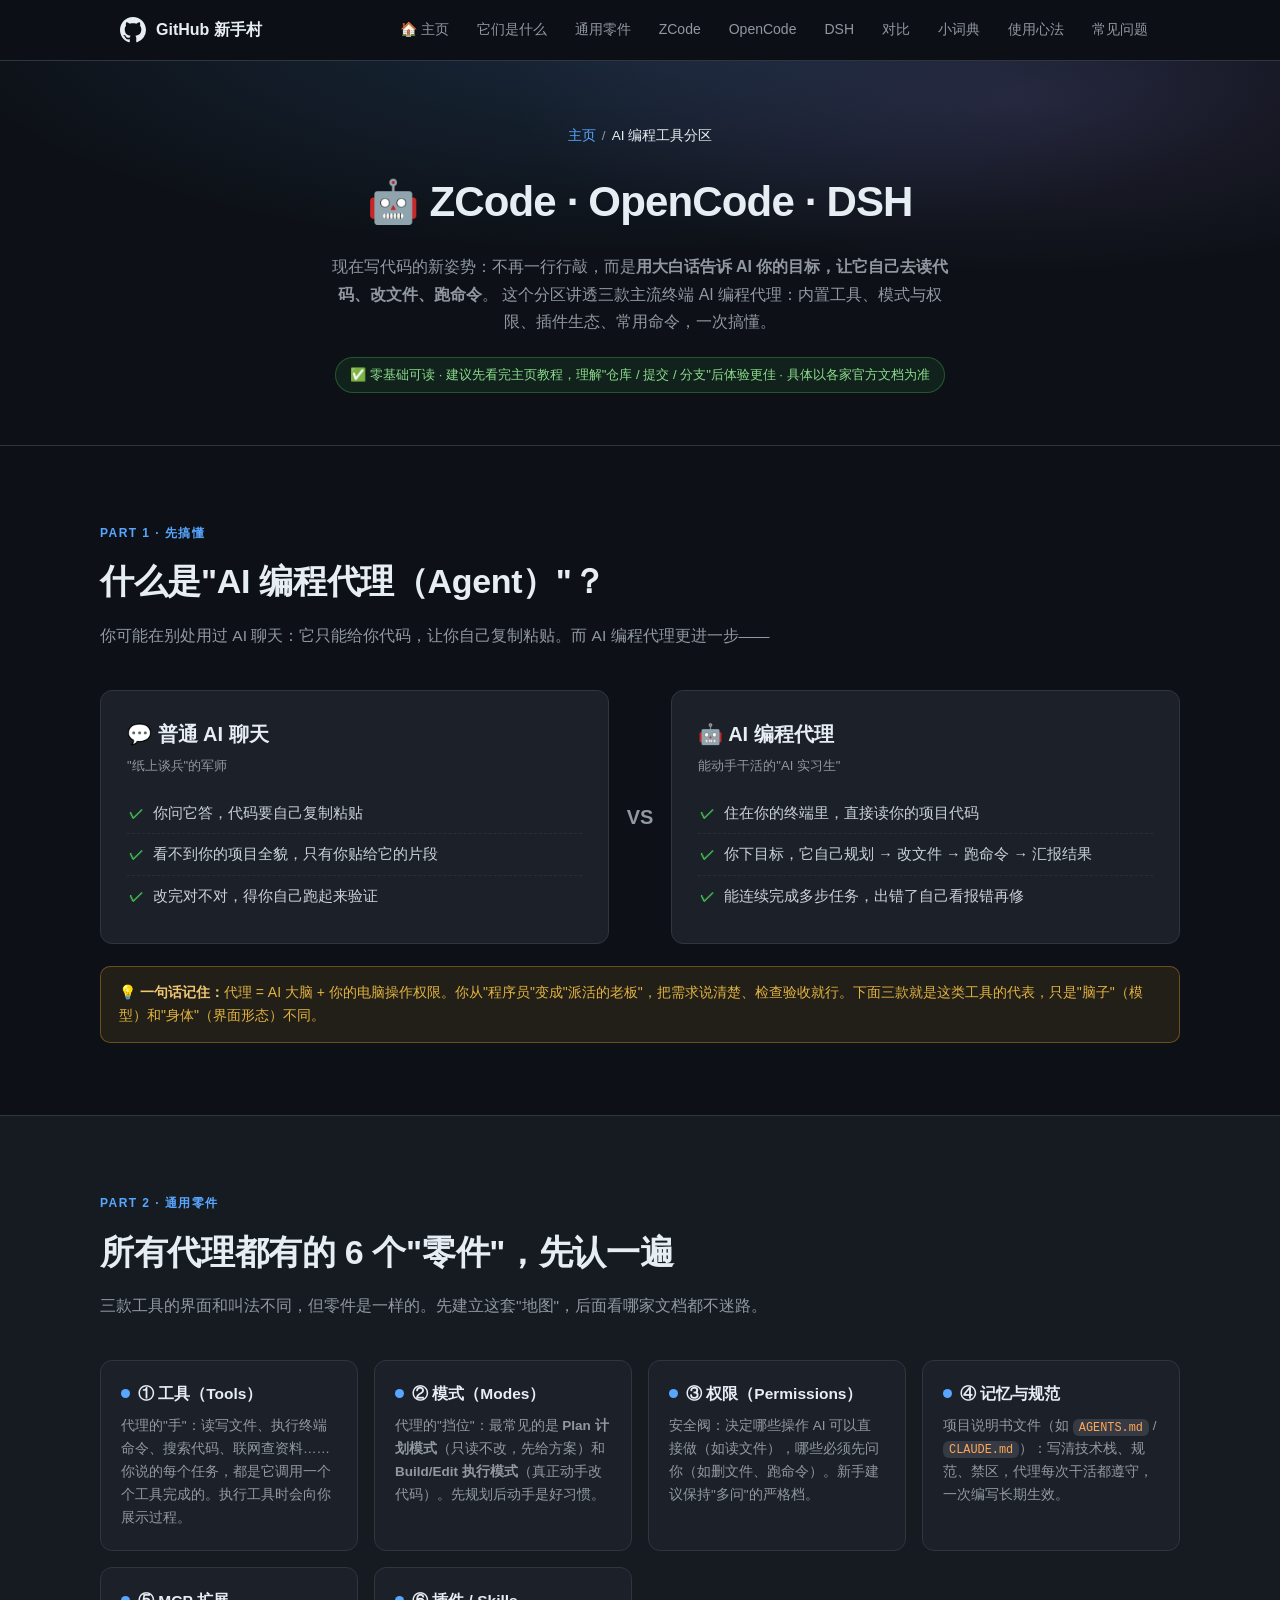
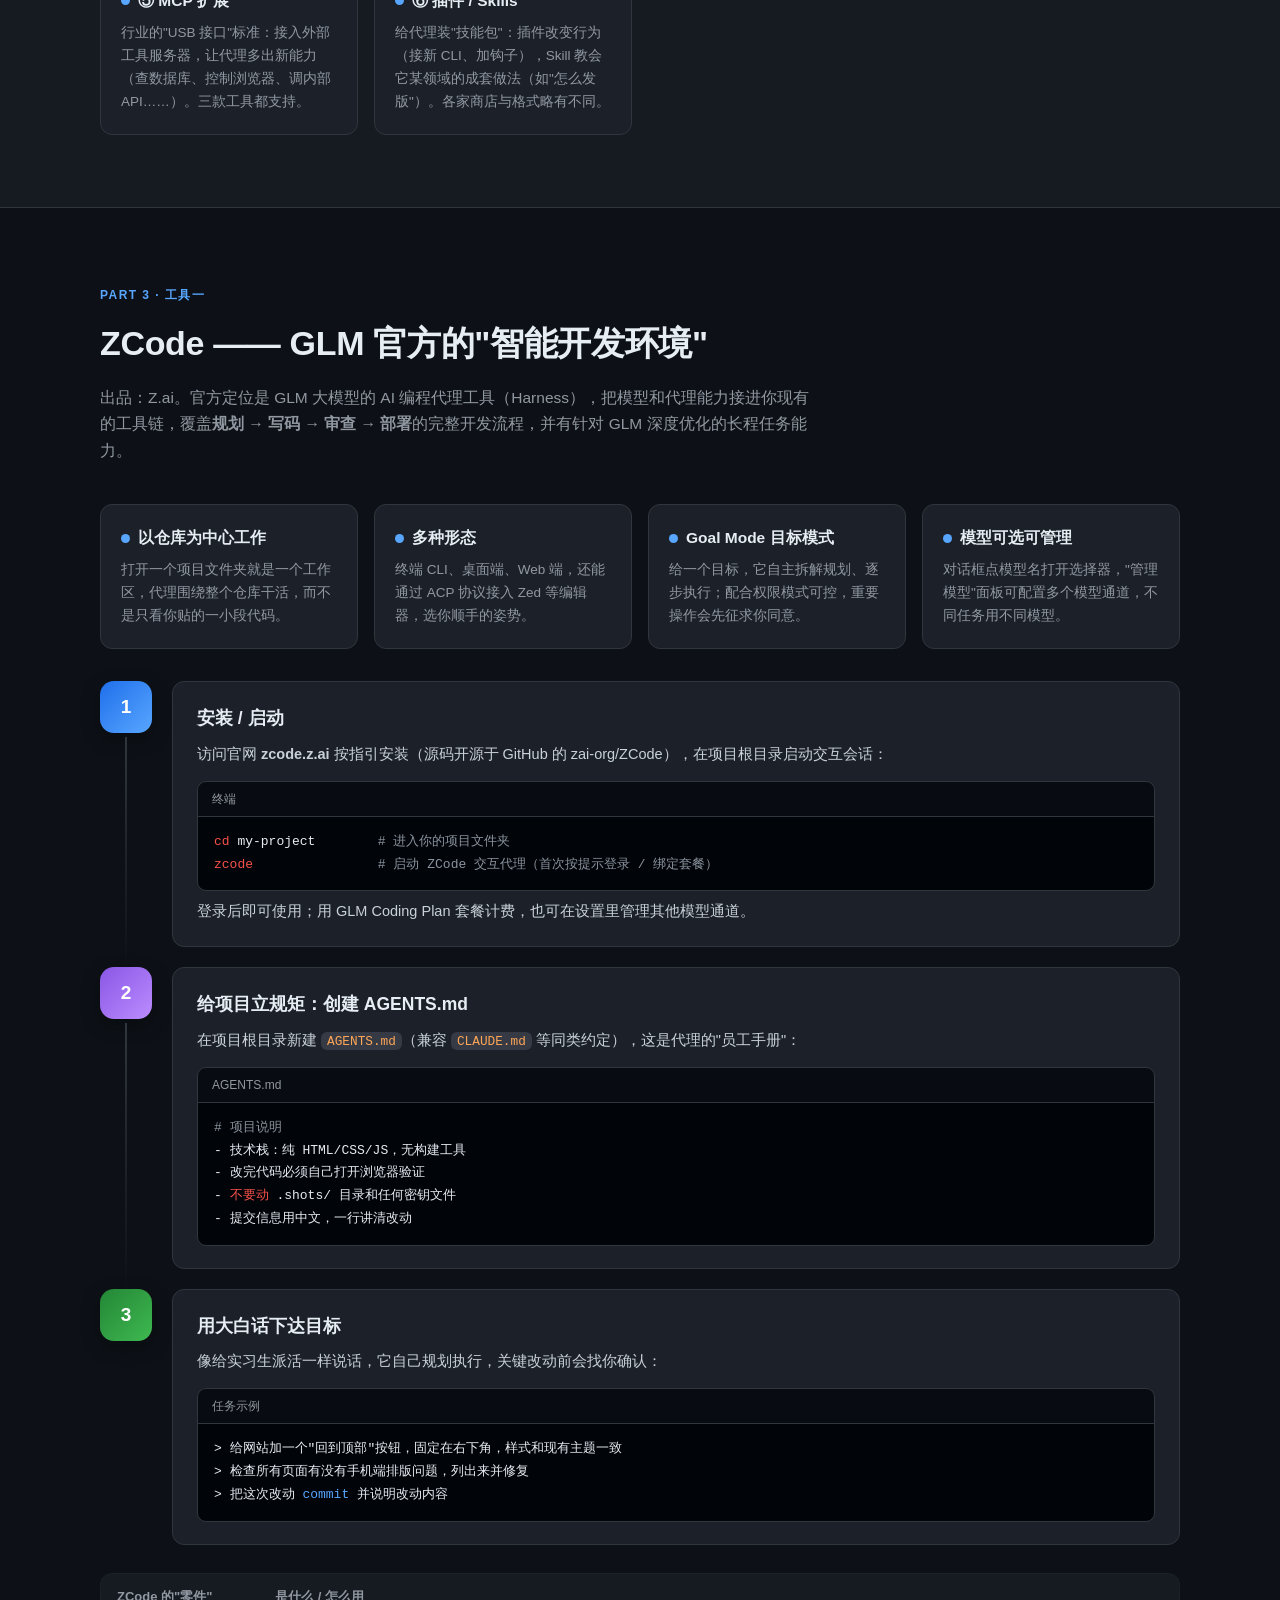
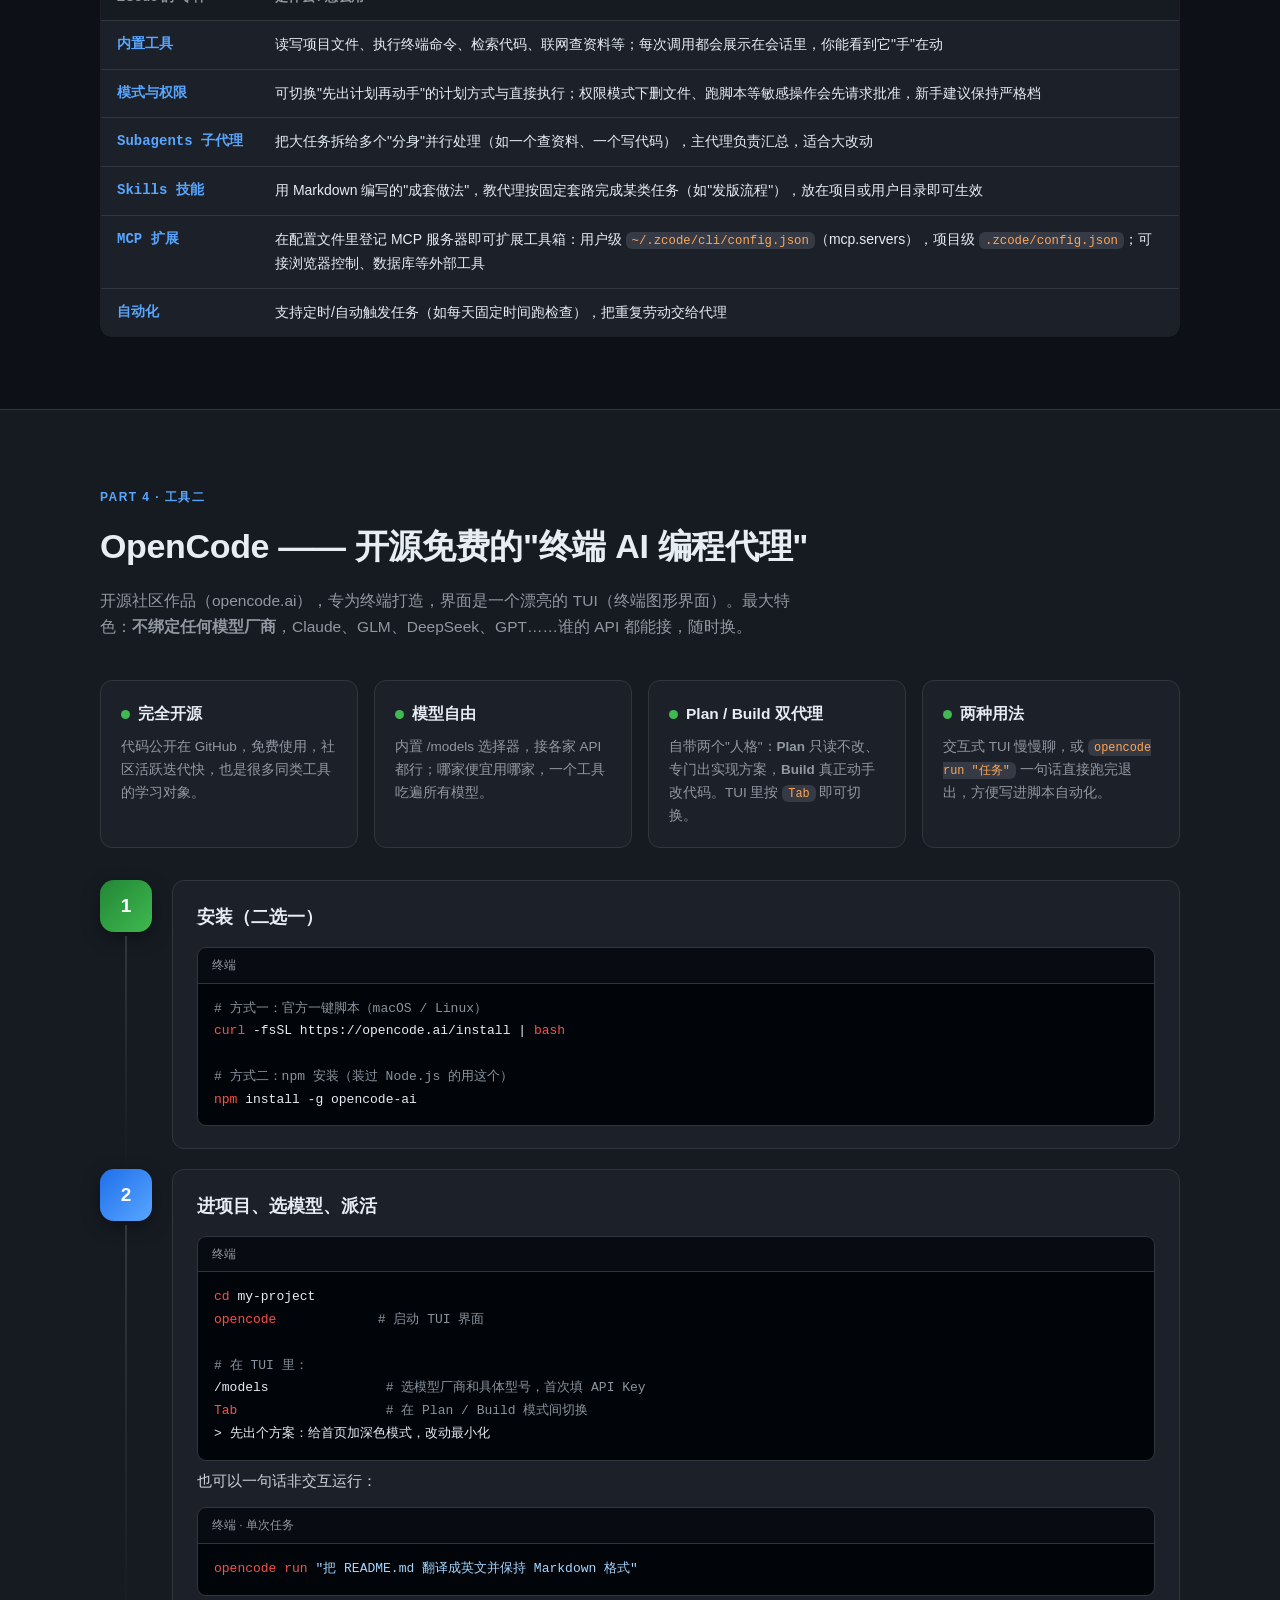
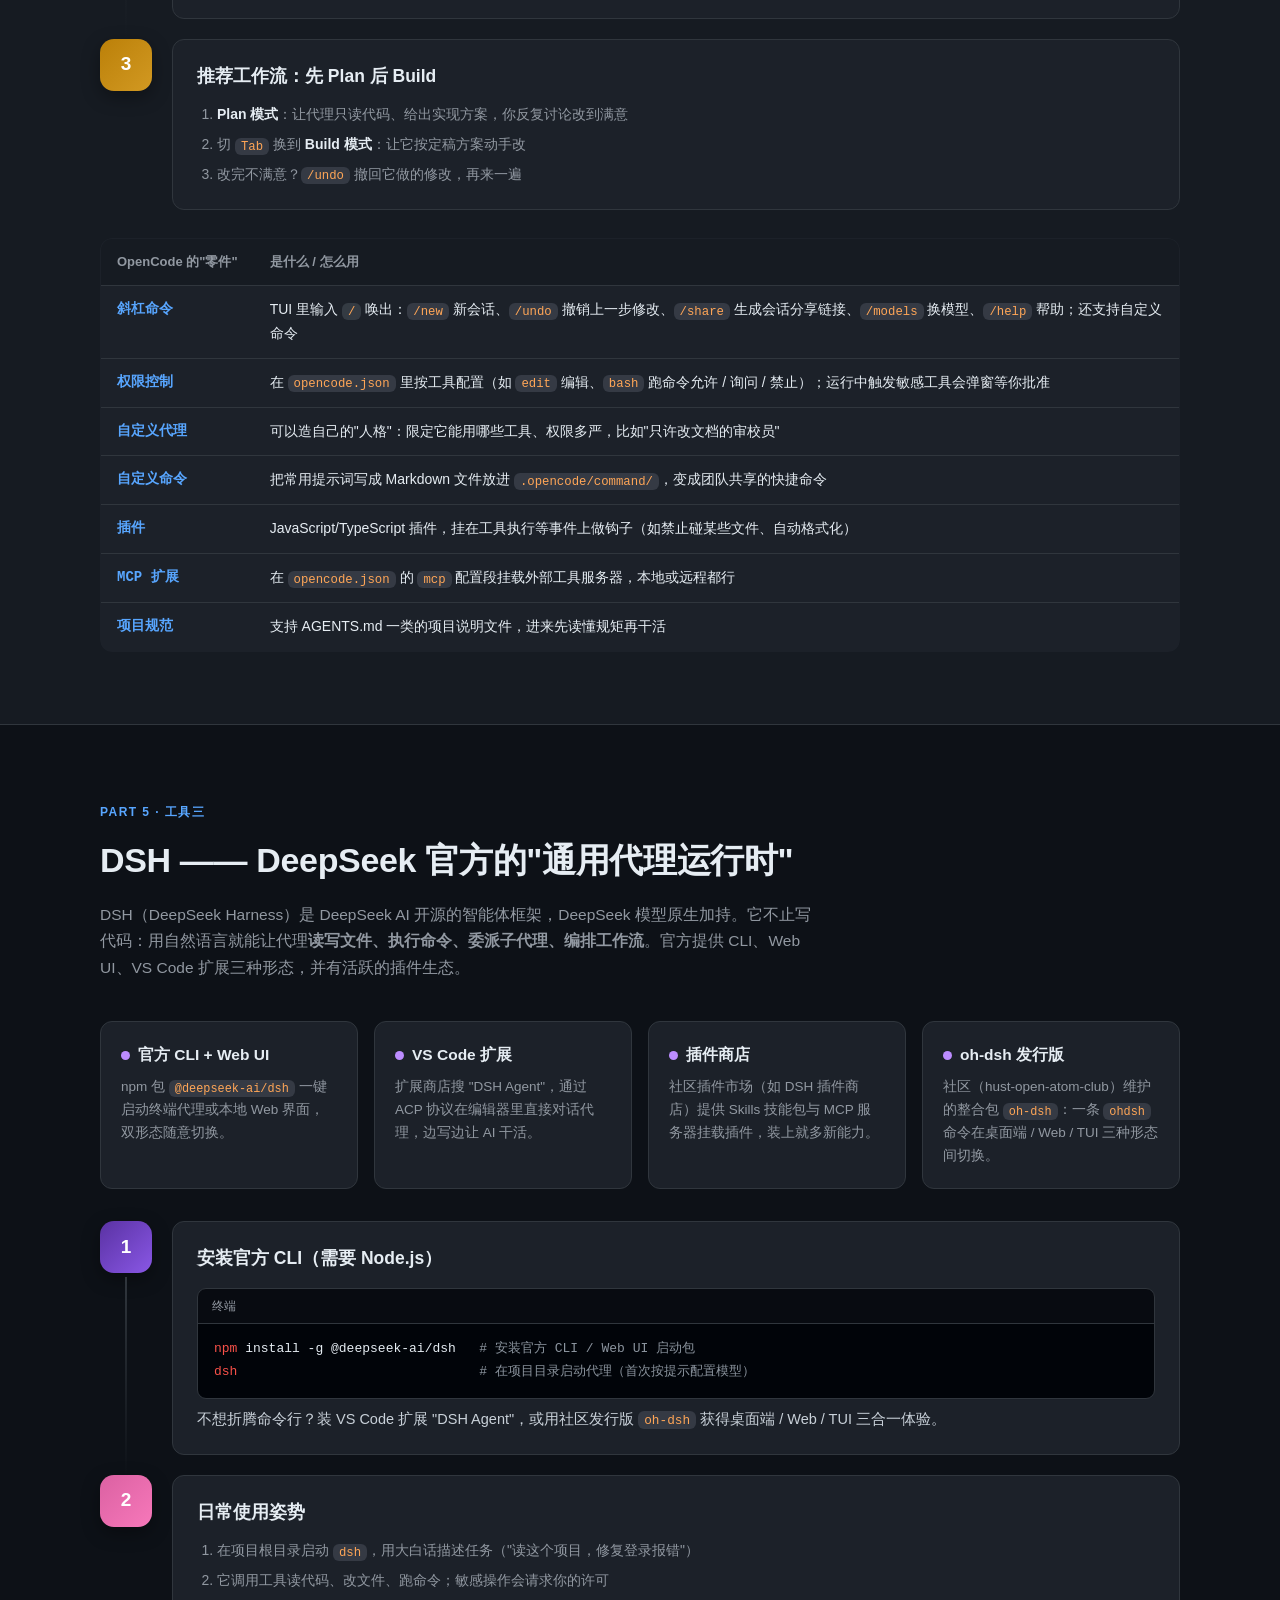
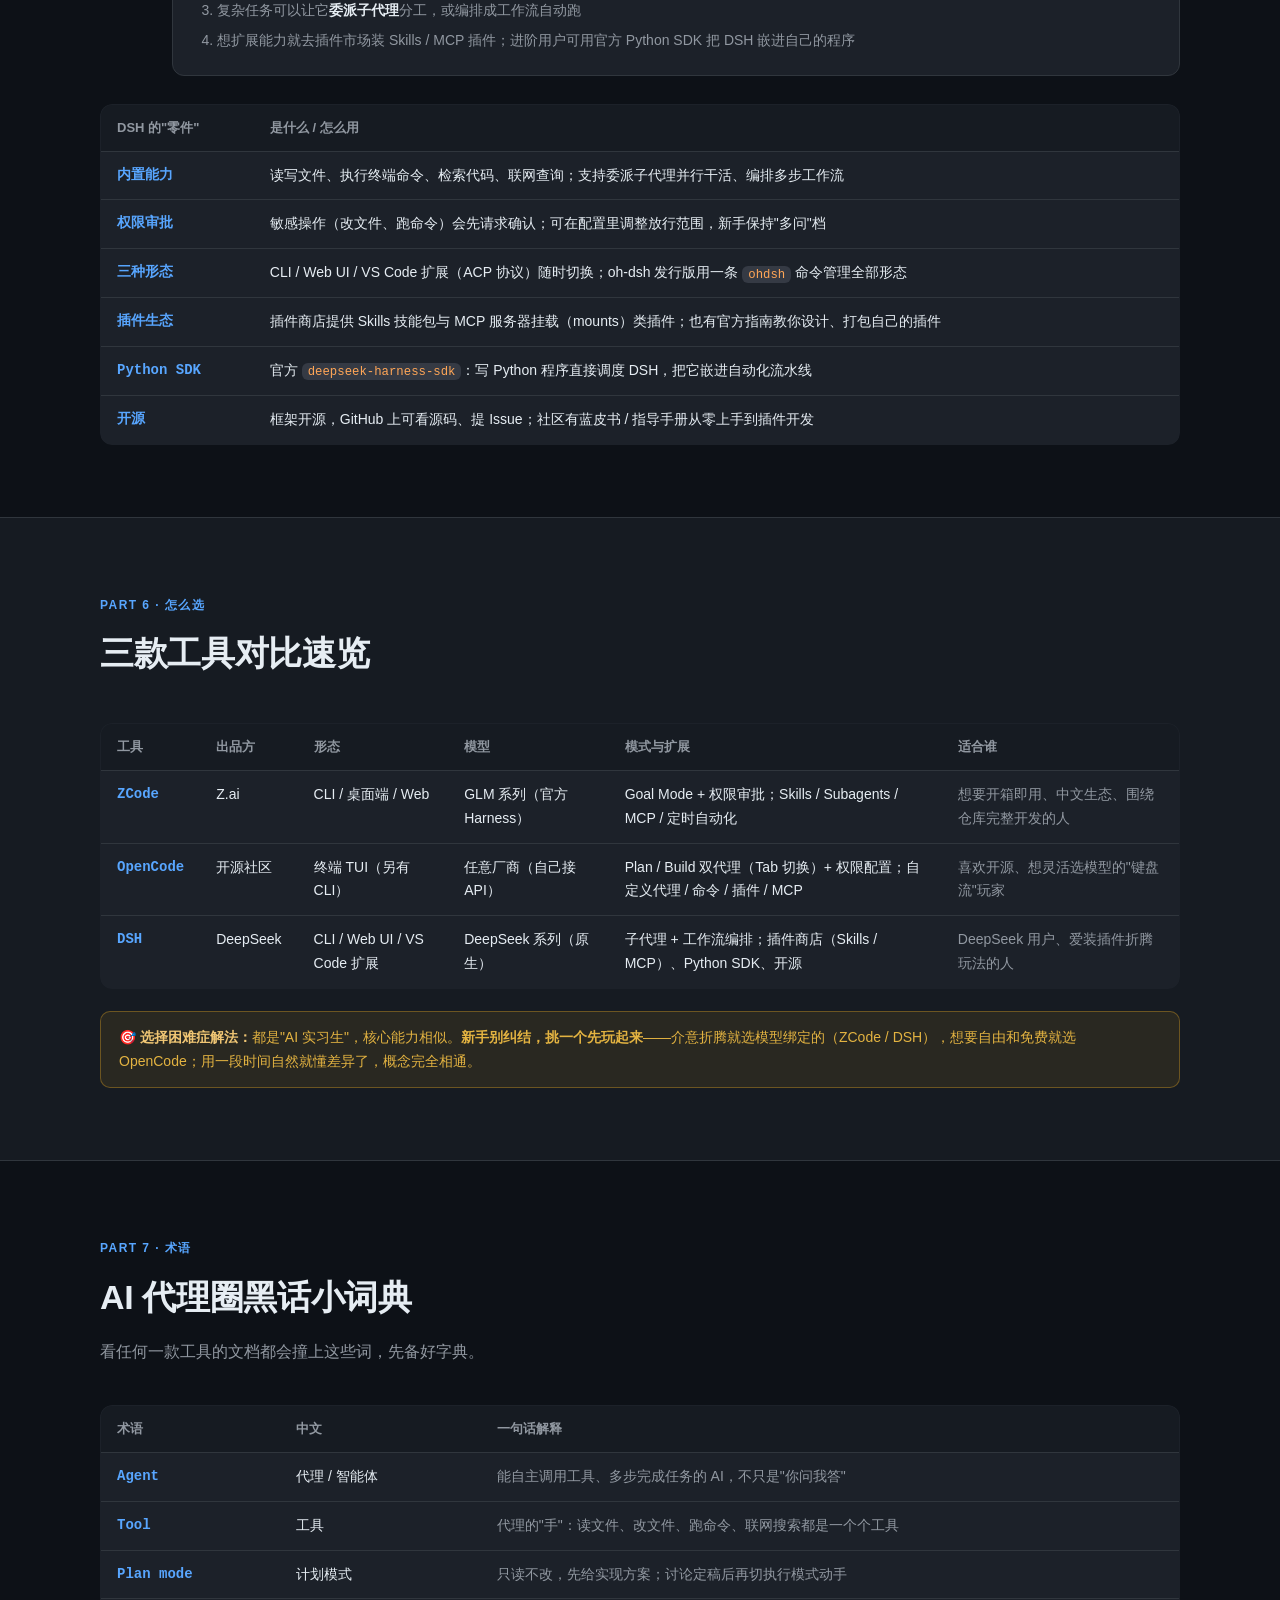
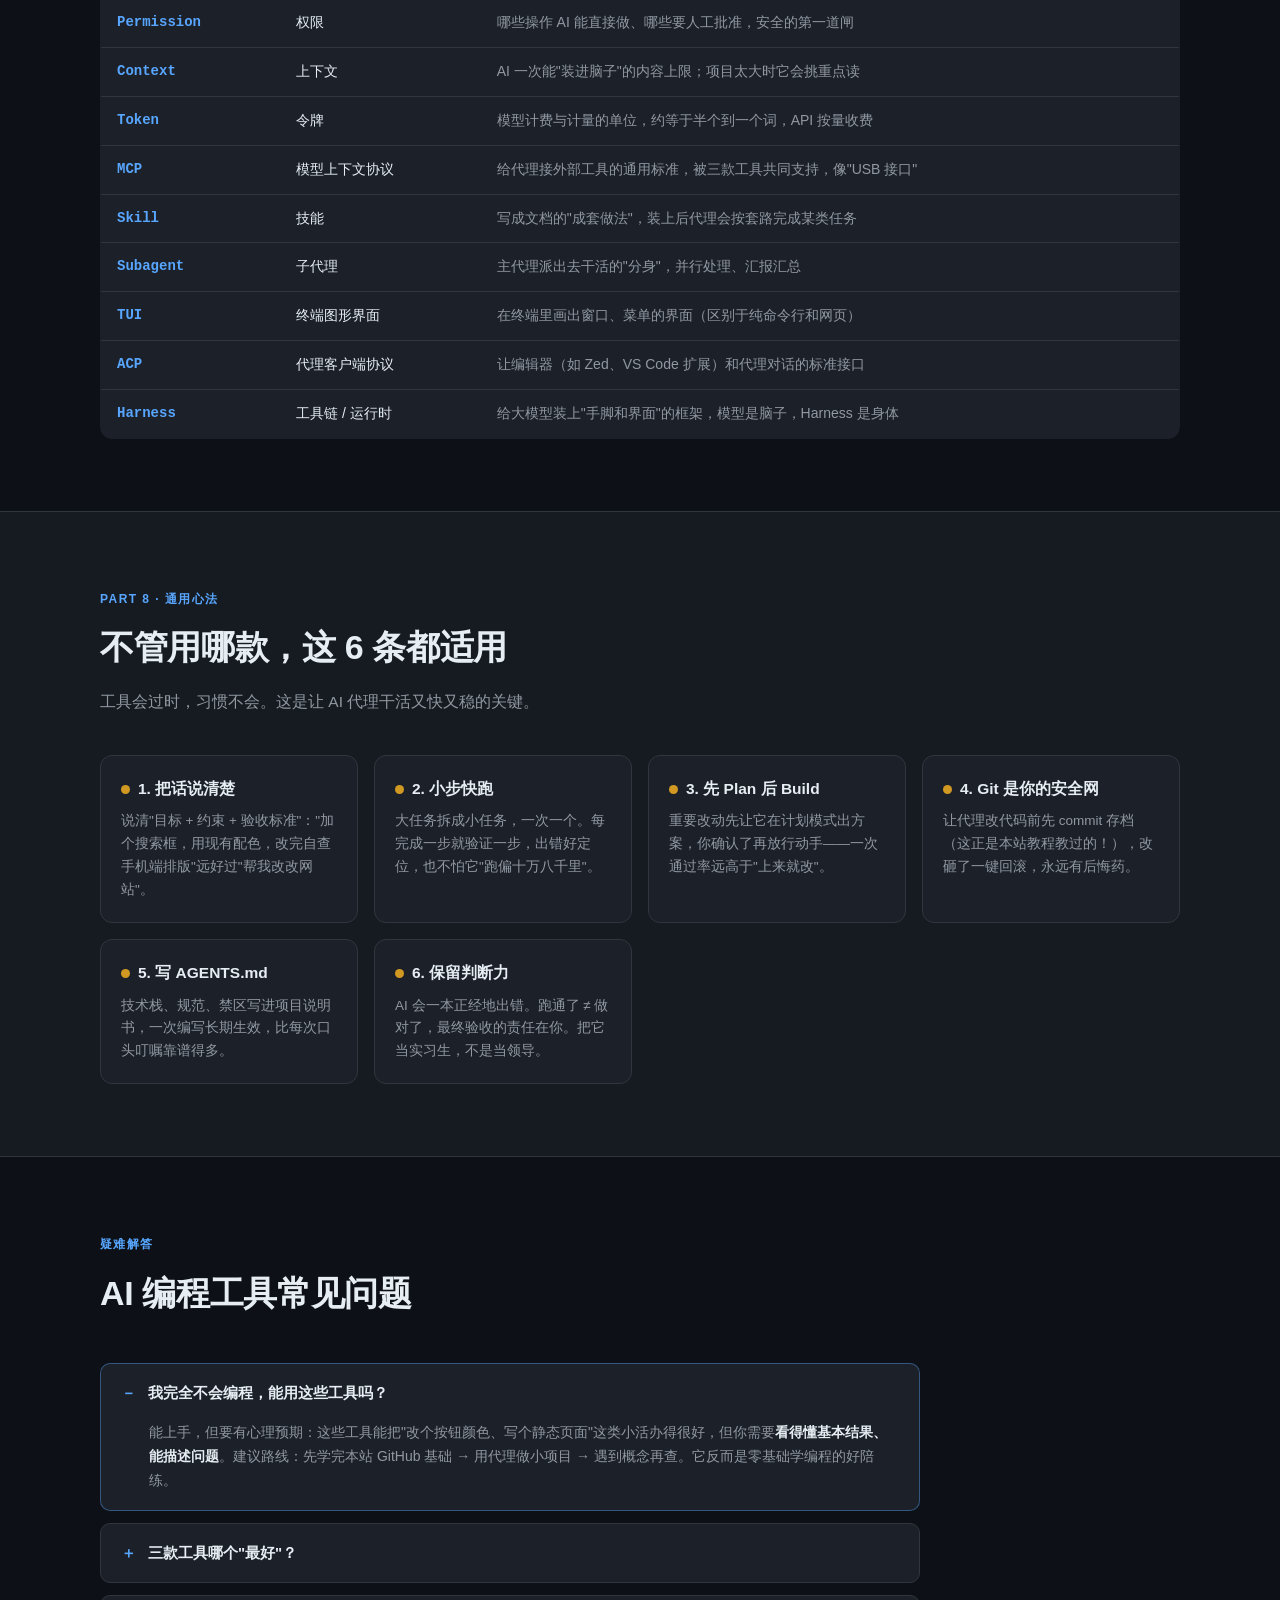
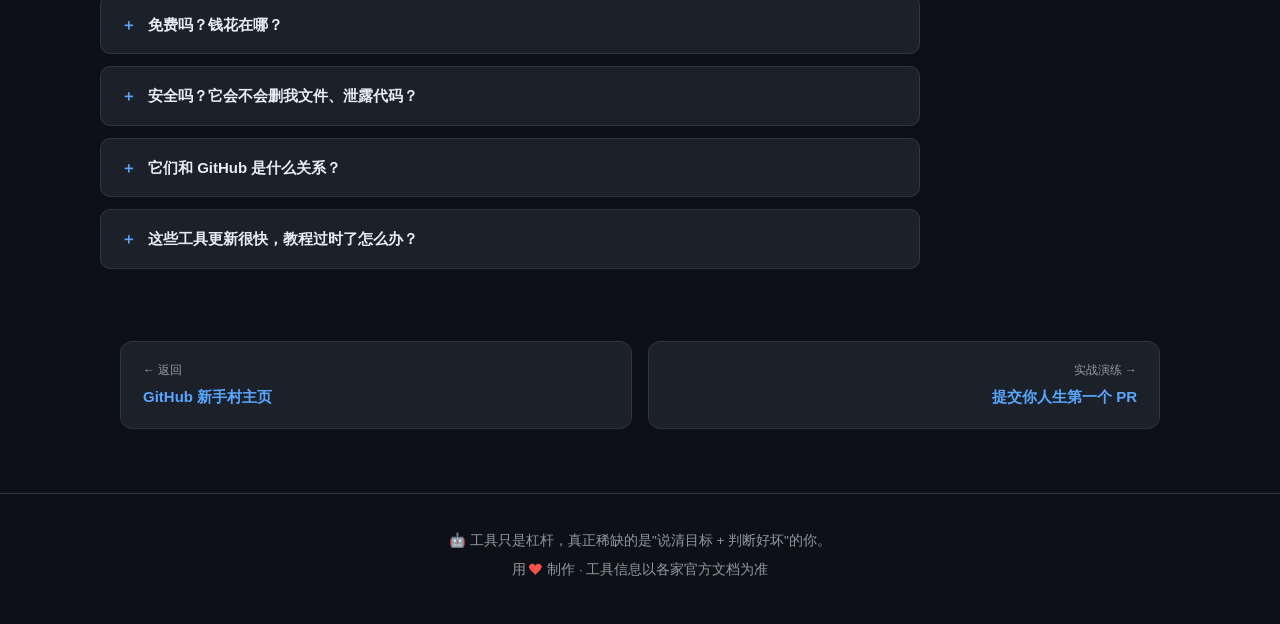
<file: ai-tools.html>
<!DOCTYPE html>
<html lang="zh-CN">
<head>
<meta charset="UTF-8" />
<meta name="viewport" content="width=device-width, initial-scale=1.0" />
<title>AI 编程工具分区 · ZCode / OpenCode / DSH 怎么用 —— GitHub 新手村</title>
<meta name="description" content="写给新手的 AI 编程代理深度入门：ZCode、OpenCode、DSH 是什么、内置哪些工具、有哪些模式与权限、插件和 MCP 怎么玩、常用命令速查，以及新手怎么选。" />
<link rel="stylesheet" href="styles.css" />
<link rel="icon" href="data:image/svg+xml,<svg xmlns='http://www.w3.org/2000/svg' viewBox='0 0 16 16'><path fill='%23fff' d='M8 0C3.58 0 0 3.58 0 8c0 3.54 2.29 6.53 5.47 7.59.4.07.55-.17.55-.38 0-.19-.01-.82-.01-1.49-2.01.37-2.53-.49-2.69-.94-.09-.23-.48-.94-.82-1.13-.28-.15-.68-.52-.01-.53.63-.01 1.08.58 1.23.82.72 1.21 1.87.87 2.33.66.07-.52.28-.87.51-1.07-1.78-.2-3.64-.89-3.64-3.95 0-.87.31-1.59.82-2.15-.08-.2-.36-1.02.08-2.12 0 0 .67-.21 2.2.82.64-.18 1.32-.27 2-.27s1.36.09 2 .27c1.53-1.04 2.2-.82 2.2-.82.44 1.1.16 1.92.08 2.12.51.56.82 1.27.82 2.15 0 3.07-1.87 3.75-3.65 3.95.29.25.54.73.54 1.48 0 1.07-.01 1.93-.01 2.2 0 .21.15.46.55.38A8.01 8.01 0 0 0 16 8c0-4.42-3.58-8-8-8z'/></svg>" />
</head>
<body>

<nav class="nav">
  <div class="nav-inner">
    <a class="brand" href="index.html">
      <svg height="26" viewBox="0 0 16 16" width="26" aria-hidden="true"><path d="M8 0C3.58 0 0 3.58 0 8c0 3.54 2.29 6.53 5.47 7.59.4.07.55-.17.55-.38 0-.19-.01-.82-.01-1.49-2.01.37-2.53-.49-2.69-.94-.09-.23-.48-.94-.82-1.13-.28-.15-.68-.52-.01-.53.63-.01 1.08.58 1.23.82.72 1.21 1.87.87 2.33.66.07-.52.28-.87.51-1.07-1.78-.2-3.64-.89-3.64-3.95 0-.87.31-1.59.82-2.15-.08-.2-.36-1.02.08-2.12 0 0 .67-.21 2.2.82.64-.18 1.32-.27 2-.27s1.36.09 2 .27c1.53-1.04 2.2-.82 2.2-.82.44 1.1.16 1.92.08 2.12.51.56.82 1.27.82 2.15 0 3.07-1.87 3.75-3.65 3.95.29.25.54.73.54 1.48 0 1.07-.01 1.93-.01 2.2 0 .21.15.46.55.38A8.01 8.01 0 0 0 16 8c0-4.42-3.58-8-8-8z"></path></svg>
      GitHub 新手村
    </a>
    <div class="nav-links">
      <a href="index.html">🏠 主页</a>
      <a href="#agent">它们是什么</a>
      <a href="#parts">通用零件</a>
      <a href="#zcode">ZCode</a>
      <a href="#opencode">OpenCode</a>
      <a href="#dsh">DSH</a>
      <a href="#compare">对比</a>
      <a href="#dict">小词典</a>
      <a href="#mindset">使用心法</a>
      <a href="#tools-faq">常见问题</a>
    </div>
  </div>
</nav>

<header class="page-hero">
  <div class="crumbs"><a href="index.html">主页</a><span class="sep">/</span>AI 编程工具分区</div>
  <h1>🤖 ZCode · OpenCode · DSH</h1>
  <p class="sub">
    现在写代码的新姿势：不再一行行敲，而是<b>用大白话告诉 AI 你的目标，让它自己去读代码、改文件、跑命令</b>。
    这个分区讲透三款主流终端 AI 编程代理：内置工具、模式与权限、插件生态、常用命令，一次搞懂。
  </p>
  <span class="req">✅ 零基础可读 · 建议先看完主页教程，理解"仓库 / 提交 / 分支"后体验更佳 · 具体以各家官方文档为准</span>
</header>

<!-- ============ 概念 ============ -->
<section class="block" id="agent">
  <div class="wrap">
    <div class="block-head">
      <span class="kicker">Part 1 · 先搞懂</span>
      <h2>什么是"AI 编程代理（Agent）"？</h2>
      <p>你可能在别处用过 AI 聊天：它只能给你代码，让你自己复制粘贴。而 AI 编程代理更进一步——</p>
    </div>
    <div class="vs-grid">
      <div class="vs-card">
        <h3>💬 普通 AI 聊天</h3>
        <p class="tag">"纸上谈兵"的军师</p>
        <ul>
          <li>你问它答，代码要自己复制粘贴</li>
          <li>看不到你的项目全貌，只有你贴给它的片段</li>
          <li>改完对不对，得你自己跑起来验证</li>
        </ul>
      </div>
      <div class="vs-mid">VS</div>
      <div class="vs-card">
        <h3>🤖 AI 编程代理</h3>
        <p class="tag">能动手干活的"AI 实习生"</p>
        <ul>
          <li>住在你的终端里，直接读你的项目代码</li>
          <li>你下目标，它自己规划 → 改文件 → 跑命令 → 汇报结果</li>
          <li>能连续完成多步任务，出错了自己看报错再修</li>
        </ul>
      </div>
    </div>
    <div class="vs-note">
      💡 <strong>一句话记住：</strong>代理 = AI 大脑 + 你的电脑操作权限。你从"程序员"变成"派活的老板"，把需求说清楚、检查验收就行。下面三款就是这类工具的代表，只是"脑子"（模型）和"身体"（界面形态）不同。
    </div>
  </div>
</section>

<!-- ============ 通用零件 ============ -->
<section class="block alt" id="parts">
  <div class="wrap">
    <div class="block-head">
      <span class="kicker">Part 2 · 通用零件</span>
      <h2>所有代理都有的 6 个"零件"，先认一遍</h2>
      <p>三款工具的界面和叫法不同，但零件是一样的。先建立这套"地图"，后面看哪家文档都不迷路。</p>
    </div>
    <div class="feature-grid">
      <div class="feature">
        <h3><span class="dot" style="background:var(--blue)"></span>① 工具（Tools）</h3>
        <p>代理的"手"：读写文件、执行终端命令、搜索代码、联网查资料……你说的每个任务，都是它调用一个个工具完成的。执行工具时会向你展示过程。</p>
      </div>
      <div class="feature">
        <h3><span class="dot" style="background:var(--blue)"></span>② 模式（Modes）</h3>
        <p>代理的"挡位"：最常见的是 <b>Plan 计划模式</b>（只读不改，先给方案）和 <b>Build/Edit 执行模式</b>（真正动手改代码）。先规划后动手是好习惯。</p>
      </div>
      <div class="feature">
        <h3><span class="dot" style="background:var(--blue)"></span>③ 权限（Permissions）</h3>
        <p>安全阀：决定哪些操作 AI 可以直接做（如读文件），哪些必须先问你（如删文件、跑命令）。新手建议保持"多问"的严格档。</p>
      </div>
      <div class="feature">
        <h3><span class="dot" style="background:var(--blue)"></span>④ 记忆与规范</h3>
        <p>项目说明书文件（如 <code>AGENTS.md</code> / <code>CLAUDE.md</code>）：写清技术栈、规范、禁区，代理每次干活都遵守，一次编写长期生效。</p>
      </div>
      <div class="feature">
        <h3><span class="dot" style="background:var(--blue)"></span>⑤ MCP 扩展</h3>
        <p>行业的"USB 接口"标准：接入外部工具服务器，让代理多出新能力（查数据库、控制浏览器、调内部 API……）。三款工具都支持。</p>
      </div>
      <div class="feature">
        <h3><span class="dot" style="background:var(--blue)"></span>⑥ 插件 / Skills</h3>
        <p>给代理装"技能包"：插件改变行为（接新 CLI、加钩子），Skill 教会它某领域的成套做法（如"怎么发版"）。各家商店与格式略有不同。</p>
      </div>
    </div>
  </div>
</section>

<!-- ============ ZCode ============ -->
<section class="block" id="zcode">
  <div class="wrap">
    <div class="block-head">
      <span class="kicker">Part 3 · 工具一</span>
      <h2>ZCode —— GLM 官方的"智能开发环境"</h2>
      <p>出品：Z.ai。官方定位是 GLM 大模型的 AI 编程代理工具（Harness），把模型和代理能力接进你现有的工具链，覆盖<b>规划 → 写码 → 审查 → 部署</b>的完整开发流程，并有针对 GLM 深度优化的长程任务能力。</p>
    </div>
    <div class="feature-grid">
      <div class="feature">
        <h3><span class="dot" style="background:var(--blue)"></span>以仓库为中心工作</h3>
        <p>打开一个项目文件夹就是一个工作区，代理围绕整个仓库干活，而不是只看你贴的一小段代码。</p>
      </div>
      <div class="feature">
        <h3><span class="dot" style="background:var(--blue)"></span>多种形态</h3>
        <p>终端 CLI、桌面端、Web 端，还能通过 ACP 协议接入 Zed 等编辑器，选你顺手的姿势。</p>
      </div>
      <div class="feature">
        <h3><span class="dot" style="background:var(--blue)"></span>Goal Mode 目标模式</h3>
        <p>给一个目标，它自主拆解规划、逐步执行；配合权限模式可控，重要操作会先征求你同意。</p>
      </div>
      <div class="feature">
        <h3><span class="dot" style="background:var(--blue)"></span>模型可选可管理</h3>
        <p>对话框点模型名打开选择器，"管理模型"面板可配置多个模型通道，不同任务用不同模型。</p>
      </div>
    </div>

    <div class="steps" style="margin-top:32px">
      <div class="step">
        <div class="step-num" style="background:linear-gradient(135deg,#1f6feb,#58a6ff)">1</div>
        <div class="step-card">
          <h3>安装 / 启动</h3>
          <p>访问官网 <b>zcode.z.ai</b> 按指引安装（源码开源于 GitHub 的 zai-org/ZCode），在项目根目录启动交互会话：</p>
          <div class="code">
            <div class="code-title"><span>终端</span></div>
            <pre><span class="kw">cd</span> my-project        <span class="cm"># 进入你的项目文件夹</span>
<span class="kw">zcode</span>                <span class="cm"># 启动 ZCode 交互代理（首次按提示登录 / 绑定套餐）</span></pre>
          </div>
          <p>登录后即可使用；用 GLM Coding Plan 套餐计费，也可在设置里管理其他模型通道。</p>
        </div>
      </div>
      <div class="step">
        <div class="step-num" style="background:linear-gradient(135deg,#8957e5,#bc8cff)">2</div>
        <div class="step-card">
          <h3>给项目立规矩：创建 AGENTS.md</h3>
          <p>在项目根目录新建 <code>AGENTS.md</code>（兼容 <code>CLAUDE.md</code> 等同类约定），这是代理的"员工手册"：</p>
          <div class="code">
            <div class="code-title"><span>AGENTS.md</span></div>
            <pre><span class="cm"># 项目说明</span>
- 技术栈：纯 HTML/CSS/JS，无构建工具
- 改完代码必须自己打开浏览器验证
- <span class="kw">不要动</span> .shots/ 目录和任何密钥文件
- 提交信息用中文，一行讲清改动</pre>
          </div>
        </div>
      </div>
      <div class="step">
        <div class="step-num" style="background:linear-gradient(135deg,#238636,#3fb950)">3</div>
        <div class="step-card">
          <h3>用大白话下达目标</h3>
          <p>像给实习生派活一样说话，它自己规划执行，关键改动前会找你确认：</p>
          <div class="code">
            <div class="code-title"><span>任务示例</span></div>
            <pre>&gt; 给网站加一个"回到顶部"按钮，固定在右下角，样式和现有主题一致
&gt; 检查所有页面有没有手机端排版问题，列出来并修复
&gt; 把这次改动 <span class="ar">commit</span> 并说明改动内容</pre>
          </div>
        </div>
      </div>
    </div>

    <div class="table-scroll" style="margin-top:28px">
      <table class="gloss-table">
        <thead><tr><th>ZCode 的"零件"</th><th>是什么 / 怎么用</th></tr></thead>
        <tbody>
          <tr><td>内置工具</td><td>读写项目文件、执行终端命令、检索代码、联网查资料等；每次调用都会展示在会话里，你能看到它"手"在动</td></tr>
          <tr><td>模式与权限</td><td>可切换"先出计划再动手"的计划方式与直接执行；权限模式下删文件、跑脚本等敏感操作会先请求批准，新手建议保持严格档</td></tr>
          <tr><td>Subagents 子代理</td><td>把大任务拆给多个"分身"并行处理（如一个查资料、一个写代码），主代理负责汇总，适合大改动</td></tr>
          <tr><td>Skills 技能</td><td>用 Markdown 编写的"成套做法"，教代理按固定套路完成某类任务（如"发版流程"），放在项目或用户目录即可生效</td></tr>
          <tr><td>MCP 扩展</td><td>在配置文件里登记 MCP 服务器即可扩展工具箱：用户级 <code>~/.zcode/cli/config.json</code>（mcp.servers），项目级 <code>.zcode/config.json</code>；可接浏览器控制、数据库等外部工具</td></tr>
          <tr><td>自动化</td><td>支持定时/自动触发任务（如每天固定时间跑检查），把重复劳动交给代理</td></tr>
        </tbody>
      </table>
    </div>
  </div>
</section>

<!-- ============ OpenCode ============ -->
<section class="block alt" id="opencode">
  <div class="wrap">
    <div class="block-head">
      <span class="kicker">Part 4 · 工具二</span>
      <h2>OpenCode —— 开源免费的"终端 AI 编程代理"</h2>
      <p>开源社区作品（opencode.ai），专为终端打造，界面是一个漂亮的 TUI（终端图形界面）。最大特色：<b>不绑定任何模型厂商</b>，Claude、GLM、DeepSeek、GPT……谁的 API 都能接，随时换。</p>
    </div>
    <div class="feature-grid">
      <div class="feature">
        <h3><span class="dot" style="background:var(--green)"></span>完全开源</h3>
        <p>代码公开在 GitHub，免费使用，社区活跃迭代快，也是很多同类工具的学习对象。</p>
      </div>
      <div class="feature">
        <h3><span class="dot" style="background:var(--green)"></span>模型自由</h3>
        <p>内置 /models 选择器，接各家 API 都行；哪家便宜用哪家，一个工具吃遍所有模型。</p>
      </div>
      <div class="feature">
        <h3><span class="dot" style="background:var(--green)"></span>Plan / Build 双代理</h3>
        <p>自带两个"人格"：<b>Plan</b> 只读不改、专门出实现方案，<b>Build</b> 真正动手改代码。TUI 里按 <code>Tab</code> 即可切换。</p>
      </div>
      <div class="feature">
        <h3><span class="dot" style="background:var(--green)"></span>两种用法</h3>
        <p>交互式 TUI 慢慢聊，或 <code>opencode run "任务"</code> 一句话直接跑完退出，方便写进脚本自动化。</p>
      </div>
    </div>

    <div class="steps" style="margin-top:32px">
      <div class="step">
        <div class="step-num" style="background:linear-gradient(135deg,#238636,#3fb950)">1</div>
        <div class="step-card">
          <h3>安装（二选一）</h3>
          <div class="code">
            <div class="code-title"><span>终端</span></div>
            <pre><span class="cm"># 方式一：官方一键脚本（macOS / Linux）</span>
<span class="kw">curl</span> -fsSL https://opencode.ai/install | <span class="kw">bash</span>

<span class="cm"># 方式二：npm 安装（装过 Node.js 的用这个）</span>
<span class="kw">npm</span> install -g opencode-ai</pre>
          </div>
        </div>
      </div>
      <div class="step">
        <div class="step-num" style="background:linear-gradient(135deg,#1f6feb,#58a6ff)">2</div>
        <div class="step-card">
          <h3>进项目、选模型、派活</h3>
          <div class="code">
            <div class="code-title"><span>终端</span></div>
            <pre><span class="kw">cd</span> my-project
<span class="kw">opencode</span>             <span class="cm"># 启动 TUI 界面</span>

<span class="cm"># 在 TUI 里：</span>
/models               <span class="cm"># 选模型厂商和具体型号，首次填 API Key</span>
<span class="kw">Tab</span>                   <span class="cm"># 在 Plan / Build 模式间切换</span>
&gt; 先出个方案：给首页加深色模式，改动最小化</pre>
          </div>
          <p>也可以一句话非交互运行：</p>
          <div class="code">
            <div class="code-title"><span>终端 · 单次任务</span></div>
            <pre><span class="kw">opencode</span> <span class="kw">run</span> <span class="st">"把 README.md 翻译成英文并保持 Markdown 格式"</span></pre>
          </div>
        </div>
      </div>
      <div class="step">
        <div class="step-num" style="background:linear-gradient(135deg,#bb8009,#d29922)">3</div>
        <div class="step-card">
          <h3>推荐工作流：先 Plan 后 Build</h3>
          <ol>
            <li><b>Plan 模式</b>：让代理只读代码、给出实现方案，你反复讨论改到满意</li>
            <li>切 <code>Tab</code> 换到 <b>Build 模式</b>：让它按定稿方案动手改</li>
            <li>改完不满意？<code>/undo</code> 撤回它做的修改，再来一遍</li>
          </ol>
        </div>
      </div>
    </div>

    <div class="table-scroll" style="margin-top:28px">
      <table class="gloss-table">
        <thead><tr><th>OpenCode 的"零件"</th><th>是什么 / 怎么用</th></tr></thead>
        <tbody>
          <tr><td>斜杠命令</td><td>TUI 里输入 <code>/</code> 唤出：<code>/new</code> 新会话、<code>/undo</code> 撤销上一步修改、<code>/share</code> 生成会话分享链接、<code>/models</code> 换模型、<code>/help</code> 帮助；还支持自定义命令</td></tr>
          <tr><td>权限控制</td><td>在 <code>opencode.json</code> 里按工具配置（如 <code>edit</code> 编辑、<code>bash</code> 跑命令允许 / 询问 / 禁止）；运行中触发敏感工具会弹窗等你批准</td></tr>
          <tr><td>自定义代理</td><td>可以造自己的"人格"：限定它能用哪些工具、权限多严，比如"只许改文档的审校员"</td></tr>
          <tr><td>自定义命令</td><td>把常用提示词写成 Markdown 文件放进 <code>.opencode/command/</code>，变成团队共享的快捷命令</td></tr>
          <tr><td>插件</td><td>JavaScript/TypeScript 插件，挂在工具执行等事件上做钩子（如禁止碰某些文件、自动格式化）</td></tr>
          <tr><td>MCP 扩展</td><td>在 <code>opencode.json</code> 的 <code>mcp</code> 配置段挂载外部工具服务器，本地或远程都行</td></tr>
          <tr><td>项目规范</td><td>支持 AGENTS.md 一类的项目说明文件，进来先读懂规矩再干活</td></tr>
        </tbody>
      </table>
    </div>
  </div>
</section>

<!-- ============ DSH ============ -->
<section class="block" id="dsh">
  <div class="wrap">
    <div class="block-head">
      <span class="kicker">Part 5 · 工具三</span>
      <h2>DSH —— DeepSeek 官方的"通用代理运行时"</h2>
      <p>DSH（DeepSeek Harness）是 DeepSeek AI 开源的智能体框架，DeepSeek 模型原生加持。它不止写代码：用自然语言就能让代理<b>读写文件、执行命令、委派子代理、编排工作流</b>。官方提供 CLI、Web UI、VS Code 扩展三种形态，并有活跃的插件生态。</p>
    </div>
    <div class="feature-grid">
      <div class="feature">
        <h3><span class="dot" style="background:var(--purple)"></span>官方 CLI + Web UI</h3>
        <p>npm 包 <code>@deepseek-ai/dsh</code> 一键启动终端代理或本地 Web 界面，双形态随意切换。</p>
      </div>
      <div class="feature">
        <h3><span class="dot" style="background:var(--purple)"></span>VS Code 扩展</h3>
        <p>扩展商店搜 "DSH Agent"，通过 ACP 协议在编辑器里直接对话代理，边写边让 AI 干活。</p>
      </div>
      <div class="feature">
        <h3><span class="dot" style="background:var(--purple)"></span>插件商店</h3>
        <p>社区插件市场（如 DSH 插件商店）提供 Skills 技能包与 MCP 服务器挂载插件，装上就多新能力。</p>
      </div>
      <div class="feature">
        <h3><span class="dot" style="background:var(--purple)"></span>oh-dsh 发行版</h3>
        <p>社区（hust-open-atom-club）维护的整合包 <code>oh-dsh</code>：一条 <code>ohdsh</code> 命令在桌面端 / Web / TUI 三种形态间切换。</p>
      </div>
    </div>

    <div class="steps" style="margin-top:32px">
      <div class="step">
        <div class="step-num" style="background:linear-gradient(135deg,#5a32a3,#8957e5)">1</div>
        <div class="step-card">
          <h3>安装官方 CLI（需要 Node.js）</h3>
          <div class="code">
            <div class="code-title"><span>终端</span></div>
            <pre><span class="kw">npm</span> install -g @deepseek-ai/dsh   <span class="cm"># 安装官方 CLI / Web UI 启动包</span>
<span class="kw">dsh</span>                               <span class="cm"># 在项目目录启动代理（首次按提示配置模型）</span></pre>
          </div>
          <p>不想折腾命令行？装 VS Code 扩展 "DSH Agent"，或用社区发行版 <code>oh-dsh</code> 获得桌面端 / Web / TUI 三合一体验。</p>
        </div>
      </div>
      <div class="step">
        <div class="step-num" style="background:linear-gradient(135deg,#db61a2,#f778ba)">2</div>
        <div class="step-card">
          <h3>日常使用姿势</h3>
          <ol>
            <li>在项目根目录启动 <code>dsh</code>，用大白话描述任务（"读这个项目，修复登录报错"）</li>
            <li>它调用工具读代码、改文件、跑命令；敏感操作会请求你的许可</li>
            <li>复杂任务可以让它<b>委派子代理</b>分工，或编排成工作流自动跑</li>
            <li>想扩展能力就去插件市场装 Skills / MCP 插件；进阶用户可用官方 Python SDK 把 DSH 嵌进自己的程序</li>
          </ol>
        </div>
      </div>
    </div>

    <div class="table-scroll" style="margin-top:28px">
      <table class="gloss-table">
        <thead><tr><th>DSH 的"零件"</th><th>是什么 / 怎么用</th></tr></thead>
        <tbody>
          <tr><td>内置能力</td><td>读写文件、执行终端命令、检索代码、联网查询；支持委派子代理并行干活、编排多步工作流</td></tr>
          <tr><td>权限审批</td><td>敏感操作（改文件、跑命令）会先请求确认；可在配置里调整放行范围，新手保持"多问"档</td></tr>
          <tr><td>三种形态</td><td>CLI / Web UI / VS Code 扩展（ACP 协议）随时切换；oh-dsh 发行版用一条 <code>ohdsh</code> 命令管理全部形态</td></tr>
          <tr><td>插件生态</td><td>插件商店提供 Skills 技能包与 MCP 服务器挂载（mounts）类插件；也有官方指南教你设计、打包自己的插件</td></tr>
          <tr><td>Python SDK</td><td>官方 <code>deepseek-harness-sdk</code>：写 Python 程序直接调度 DSH，把它嵌进自动化流水线</td></tr>
          <tr><td>开源</td><td>框架开源，GitHub 上可看源码、提 Issue；社区有蓝皮书 / 指导手册从零上手到插件开发</td></tr>
        </tbody>
      </table>
    </div>
  </div>
</section>

<!-- ============ 对比 ============ -->
<section class="block alt" id="compare">
  <div class="wrap">
    <div class="block-head">
      <span class="kicker">Part 6 · 怎么选</span>
      <h2>三款工具对比速览</h2>
    </div>
    <div class="table-scroll">
      <table class="gloss-table">
        <thead><tr><th>工具</th><th>出品方</th><th>形态</th><th>模型</th><th>模式与扩展</th><th>适合谁</th></tr></thead>
        <tbody>
          <tr>
            <td>ZCode</td><td>Z.ai</td><td>CLI / 桌面端 / Web</td>
            <td>GLM 系列（官方 Harness）</td>
            <td>Goal Mode + 权限审批；Skills / Subagents / MCP / 定时自动化</td>
            <td>想要开箱即用、中文生态、围绕仓库完整开发的人</td>
          </tr>
          <tr>
            <td>OpenCode</td><td>开源社区</td><td>终端 TUI（另有 CLI）</td>
            <td>任意厂商（自己接 API）</td>
            <td>Plan / Build 双代理（Tab 切换）+ 权限配置；自定义代理 / 命令 / 插件 / MCP</td>
            <td>喜欢开源、想灵活选模型的"键盘流"玩家</td>
          </tr>
          <tr>
            <td>DSH</td><td>DeepSeek</td><td>CLI / Web UI / VS Code 扩展</td>
            <td>DeepSeek 系列（原生）</td>
            <td>子代理 + 工作流编排；插件商店（Skills / MCP）、Python SDK、开源</td>
            <td>DeepSeek 用户、爱装插件折腾玩法的人</td>
          </tr>
        </tbody>
      </table>
    </div>
    <div class="vs-note" style="margin-top:22px">
      🎯 <strong>选择困难症解法：</strong>都是"AI 实习生"，核心能力相似。<b>新手别纠结，挑一个先玩起来</b>——介意折腾就选模型绑定的（ZCode / DSH），想要自由和免费就选 OpenCode；用一段时间自然就懂差异了，概念完全相通。
    </div>
  </div>
</section>

<!-- ============ 小词典 ============ -->
<section class="block" id="dict">
  <div class="wrap">
    <div class="block-head">
      <span class="kicker">Part 7 · 术语</span>
      <h2>AI 代理圈黑话小词典</h2>
      <p>看任何一款工具的文档都会撞上这些词，先备好字典。</p>
    </div>
    <div class="table-scroll">
      <table class="gloss-table">
        <thead><tr><th>术语</th><th>中文</th><th>一句话解释</th></tr></thead>
        <tbody>
          <tr><td>Agent</td><td>代理 / 智能体</td><td>能自主调用工具、多步完成任务的 AI，不只是"你问我答"</td></tr>
          <tr><td>Tool</td><td>工具</td><td>代理的"手"：读文件、改文件、跑命令、联网搜索都是一个个工具</td></tr>
          <tr><td>Plan mode</td><td>计划模式</td><td>只读不改，先给实现方案；讨论定稿后再切执行模式动手</td></tr>
          <tr><td>Permission</td><td>权限</td><td>哪些操作 AI 能直接做、哪些要人工批准，安全的第一道闸</td></tr>
          <tr><td>Context</td><td>上下文</td><td>AI 一次能"装进脑子"的内容上限；项目太大时它会挑重点读</td></tr>
          <tr><td>Token</td><td>令牌</td><td>模型计费与计量的单位，约等于半个到一个词，API 按量收费</td></tr>
          <tr><td>MCP</td><td>模型上下文协议</td><td>给代理接外部工具的通用标准，被三款工具共同支持，像"USB 接口"</td></tr>
          <tr><td>Skill</td><td>技能</td><td>写成文档的"成套做法"，装上后代理会按套路完成某类任务</td></tr>
          <tr><td>Subagent</td><td>子代理</td><td>主代理派出去干活的"分身"，并行处理、汇报汇总</td></tr>
          <tr><td>TUI</td><td>终端图形界面</td><td>在终端里画出窗口、菜单的界面（区别于纯命令行和网页）</td></tr>
          <tr><td>ACP</td><td>代理客户端协议</td><td>让编辑器（如 Zed、VS Code 扩展）和代理对话的标准接口</td></tr>
          <tr><td>Harness</td><td>工具链 / 运行时</td><td>给大模型装上"手脚和界面"的框架，模型是脑子，Harness 是身体</td></tr>
        </tbody>
      </table>
    </div>
  </div>
</section>

<!-- ============ 心法 ============ -->
<section class="block alt" id="mindset">
  <div class="wrap">
    <div class="block-head">
      <span class="kicker">Part 8 · 通用心法</span>
      <h2>不管用哪款，这 6 条都适用</h2>
      <p>工具会过时，习惯不会。这是让 AI 代理干活又快又稳的关键。</p>
    </div>
    <div class="feature-grid">
      <div class="feature">
        <h3><span class="dot" style="background:var(--yellow)"></span>1. 把话说清楚</h3>
        <p>说清"目标 + 约束 + 验收标准"："加个搜索框，用现有配色，改完自查手机端排版"远好过"帮我改改网站"。</p>
      </div>
      <div class="feature">
        <h3><span class="dot" style="background:var(--yellow)"></span>2. 小步快跑</h3>
        <p>大任务拆成小任务，一次一个。每完成一步就验证一步，出错好定位，也不怕它"跑偏十万八千里"。</p>
      </div>
      <div class="feature">
        <h3><span class="dot" style="background:var(--yellow)"></span>3. 先 Plan 后 Build</h3>
        <p>重要改动先让它在计划模式出方案，你确认了再放行动手——一次通过率远高于"上来就改"。</p>
      </div>
      <div class="feature">
        <h3><span class="dot" style="background:var(--yellow)"></span>4. Git 是你的安全网</h3>
        <p>让代理改代码前先 commit 存档（这正是本站教程教过的！），改砸了一键回滚，永远有后悔药。</p>
      </div>
      <div class="feature">
        <h3><span class="dot" style="background:var(--yellow)"></span>5. 写 AGENTS.md</h3>
        <p>技术栈、规范、禁区写进项目说明书，一次编写长期生效，比每次口头叮嘱靠谱得多。</p>
      </div>
      <div class="feature">
        <h3><span class="dot" style="background:var(--yellow)"></span>6. 保留判断力</h3>
        <p>AI 会一本正经地出错。跑通了 ≠ 做对了，最终验收的责任在你。把它当实习生，不是当领导。</p>
      </div>
    </div>
  </div>
</section>

<!-- ============ FAQ ============ -->
<section class="block" id="tools-faq">
  <div class="wrap">
    <div class="block-head">
      <span class="kicker">疑难解答</span>
      <h2>AI 编程工具常见问题</h2>
    </div>
    <div class="faq">
      <details open>
        <summary>我完全不会编程，能用这些工具吗？</summary>
        <div class="faq-a">能上手，但要有心理预期：这些工具能把"改个按钮颜色、写个静态页面"这类小活办得很好，但你需要<b>看得懂基本结果、能描述问题</b>。建议路线：先学完本站 GitHub 基础 → 用代理做小项目 → 遇到概念再查。它反而是零基础学编程的好陪练。</div>
      </details>
      <details>
        <summary>三款工具哪个"最好"？</summary>
        <div class="faq-a">没有绝对最好，只有最适合：绑定 GLM 选 <b>ZCode</b>，想要开源和模型自由选 <b>OpenCode</b>，用 DeepSeek 且爱插件生态选 <b>DSH</b>。它们的使用方式高度相似（进项目目录 → 说目标 → 审阅结果），换工具的成本很低，先上手一个即可。</div>
      </details>
      <details>
        <summary>免费吗？钱花在哪？</summary>
        <div class="faq-a">分两块：<b>工具本身</b>和<b>模型调用</b>。OpenCode 工具免费，但接哪家模型就按那家的 API 计费；ZCode / DSH 通常跟着官方模型的套餐或 API 计费走。模型 API 一般按 token 用量收费，新手轻度使用每月花费通常很低，也有免费额度可薅。</div>
      </details>
      <details>
        <summary>安全吗？它会不会删我文件、泄露代码？</summary>
        <div class="faq-a">正规工具都有<b>权限模式</b>：敏感操作（删文件、执行命令）会先请求批准，新手建议全程开着。隐私方面，你的代码会发送给模型服务商处理，介意的话注意别把密码和密钥写进代码。另外<b>先 commit 再让 AI 动手</b>，出任何问题都能回滚。</div>
      </details>
      <details>
        <summary>它们和 GitHub 是什么关系？</summary>
        <div class="faq-a">分工明确：AI 代理在<b>你电脑上写代码</b>，GitHub 负责<b>在云端存代码、管版本、多人协作</b>。典型工作流：代理改完代码 → 你检查后 commit → push 到 GitHub。有些代理还能直接操作 GitHub 的仓库、Issue 和 PR，两者是配合关系。</div>
      </details>
      <details>
        <summary>这些工具更新很快，教程过时了怎么办？</summary>
        <div class="faq-a">看官方源：ZCode 见 <code>zcode.z.ai</code> 与 GitHub 的 zai-org/ZCode；OpenCode 见 <code>opencode.ai</code>；DSH 见 npm 包 <code>@deepseek-ai/dsh</code>、VS Code 扩展 "DSH Agent" 与社区 awesome-deepseek-harness 合集。安装命令和界面常变，但"目标 → 规划 → 执行 → 审阅"的使用逻辑长期不变。</div>
      </details>
    </div>
  </div>
</section>

<div class="pager">
  <a href="index.html">
    <div class="dir">← 返回</div>
    <div class="t">GitHub 新手村主页</div>
  </a>
  <a class="next" href="lab-first-pr.html">
    <div class="dir">实战演练 →</div>
    <div class="t">提交你人生第一个 PR</div>
  </a>
</div>

<footer>
  <p>🤖 工具只是杠杆，真正稀缺的是"说清目标 + 判断好坏"的你。</p>
  <p>用 <span class="heart">❤</span> 制作 · 工具信息以各家官方文档为准</p>
</footer>

<script src="script.js"></script>
</body>
</html>
</file>
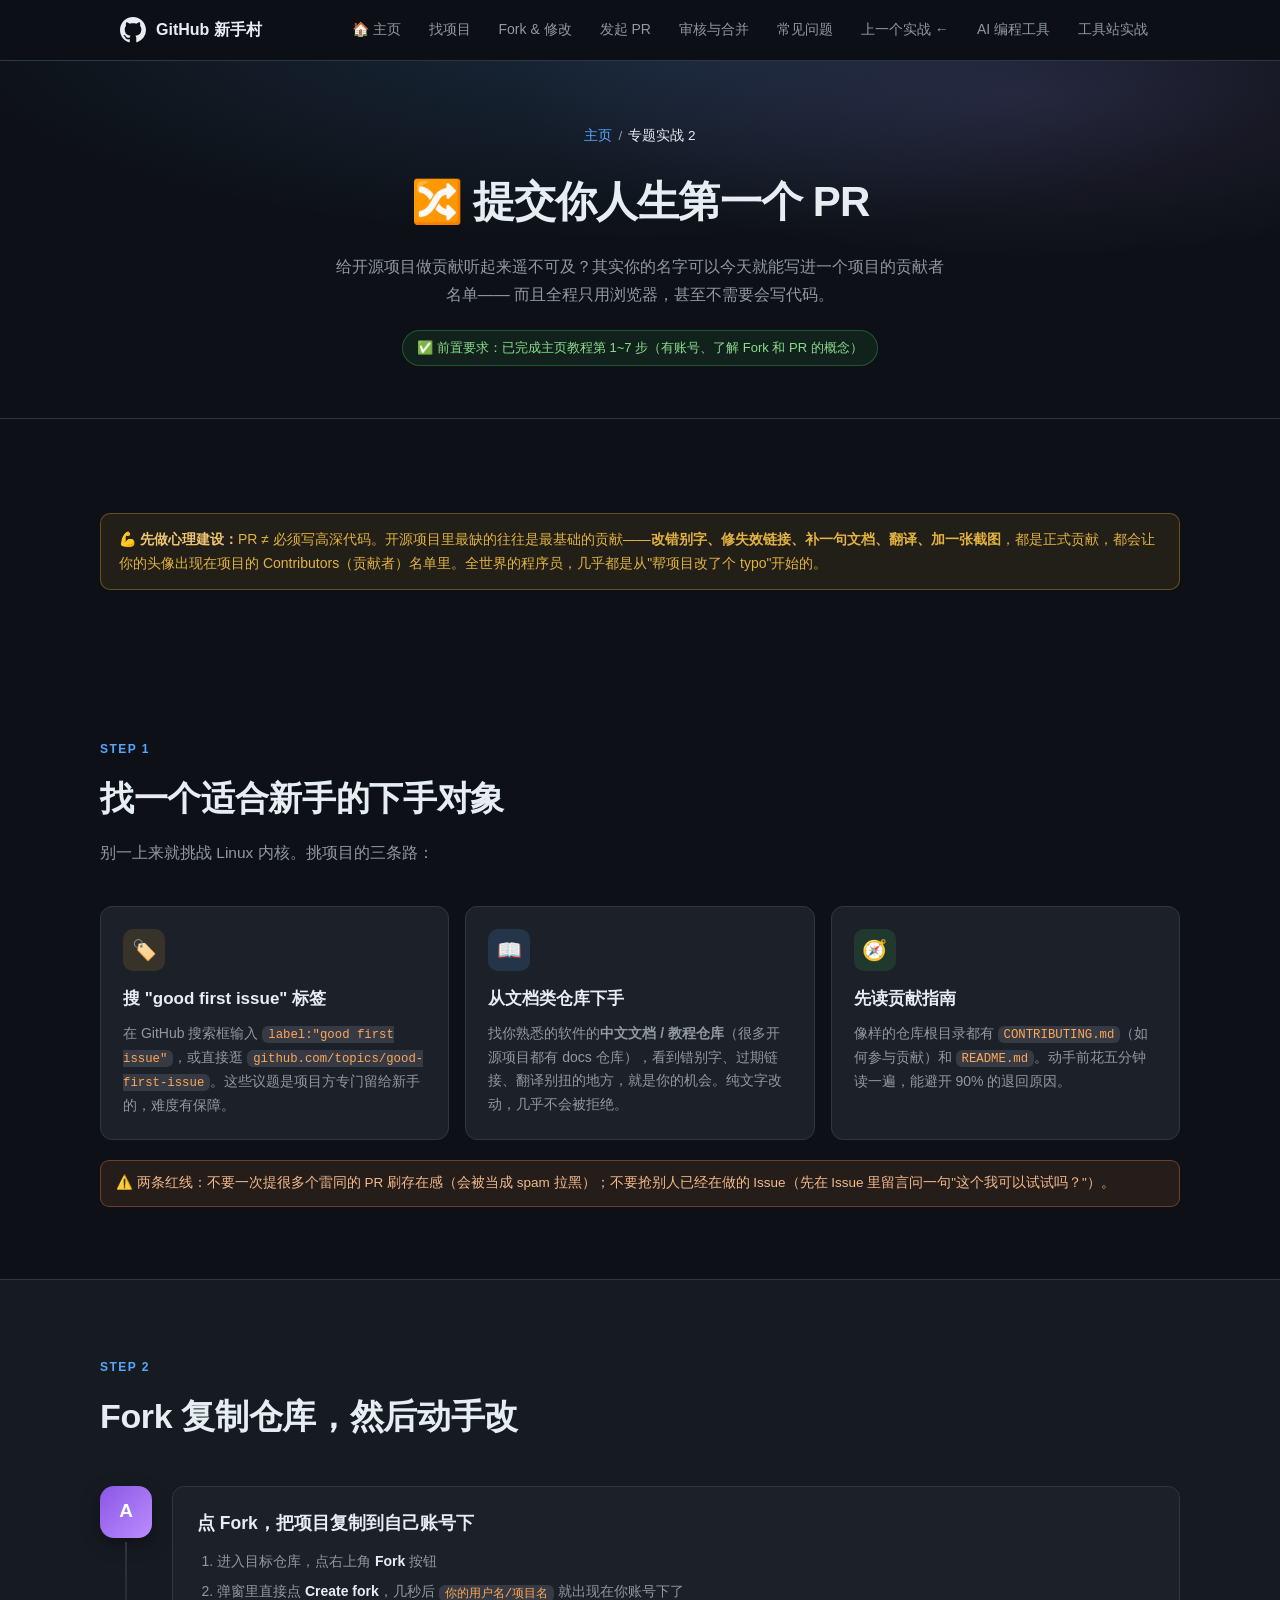
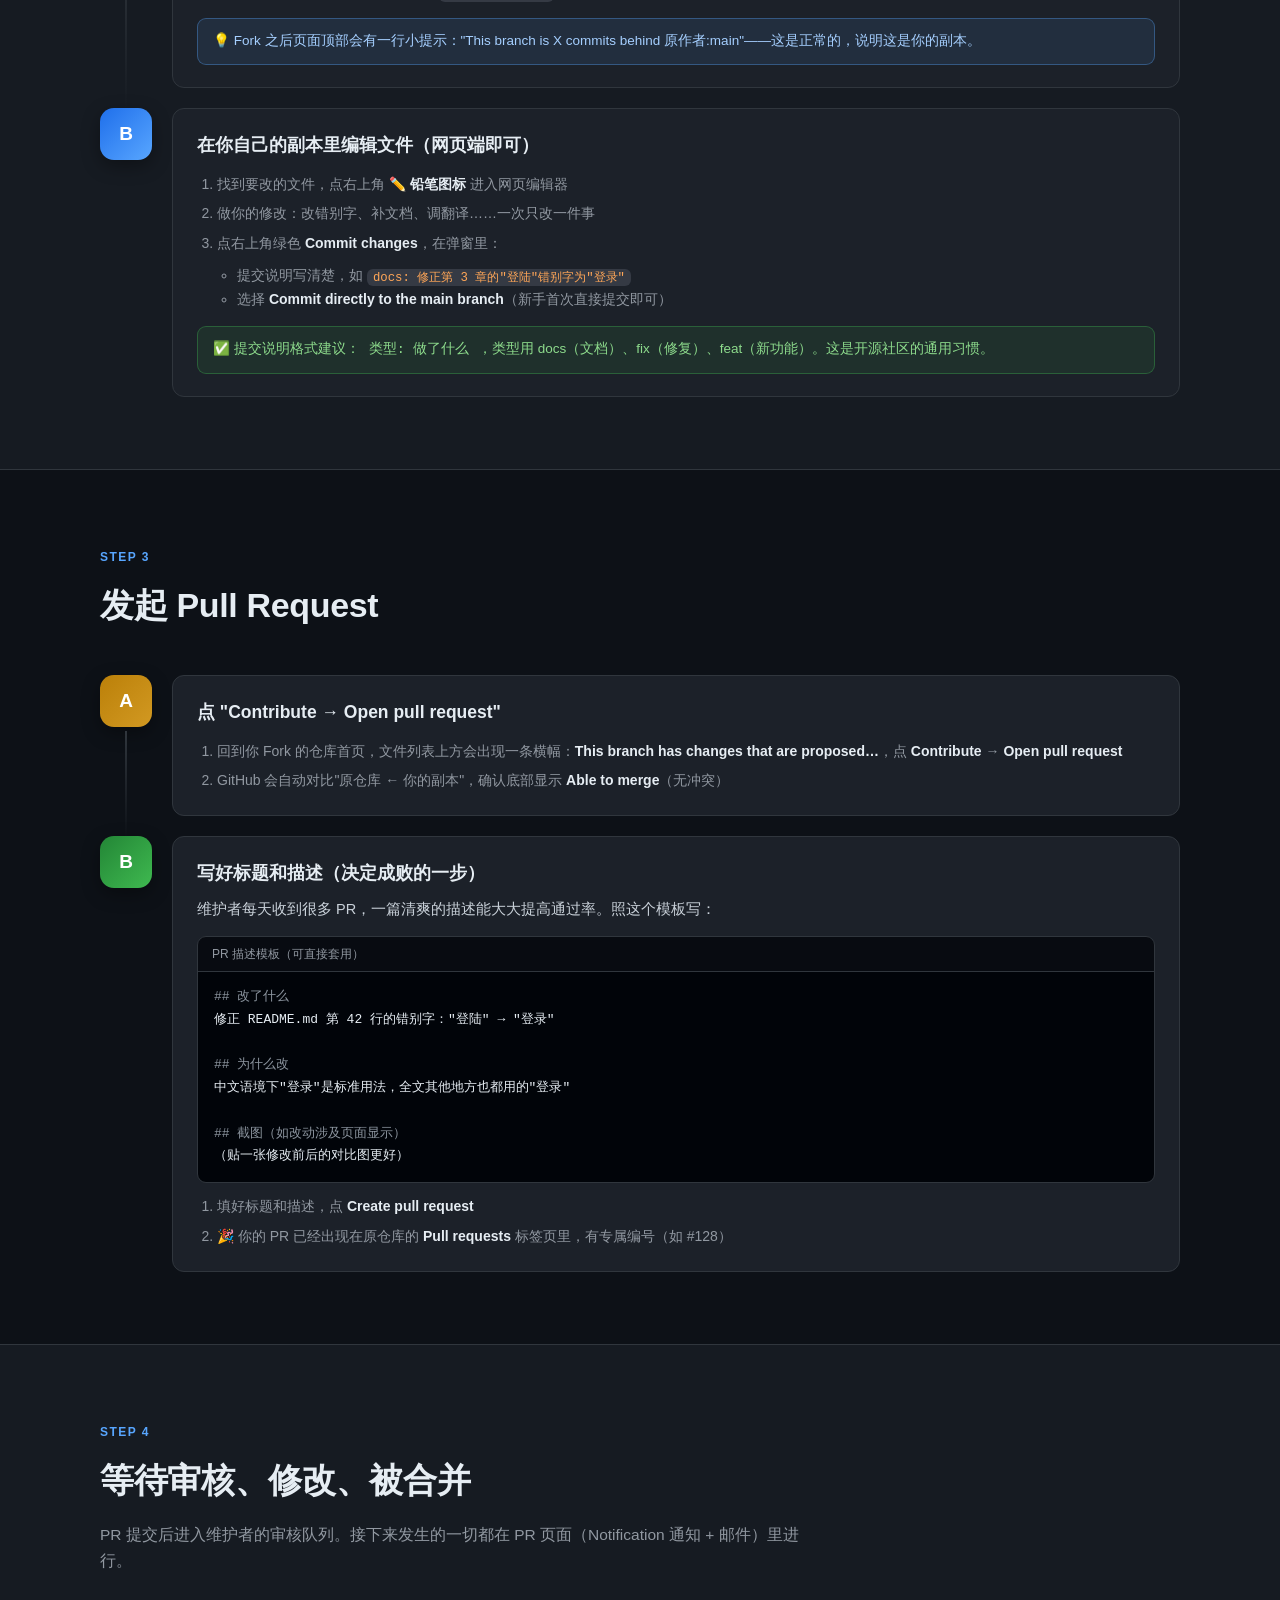
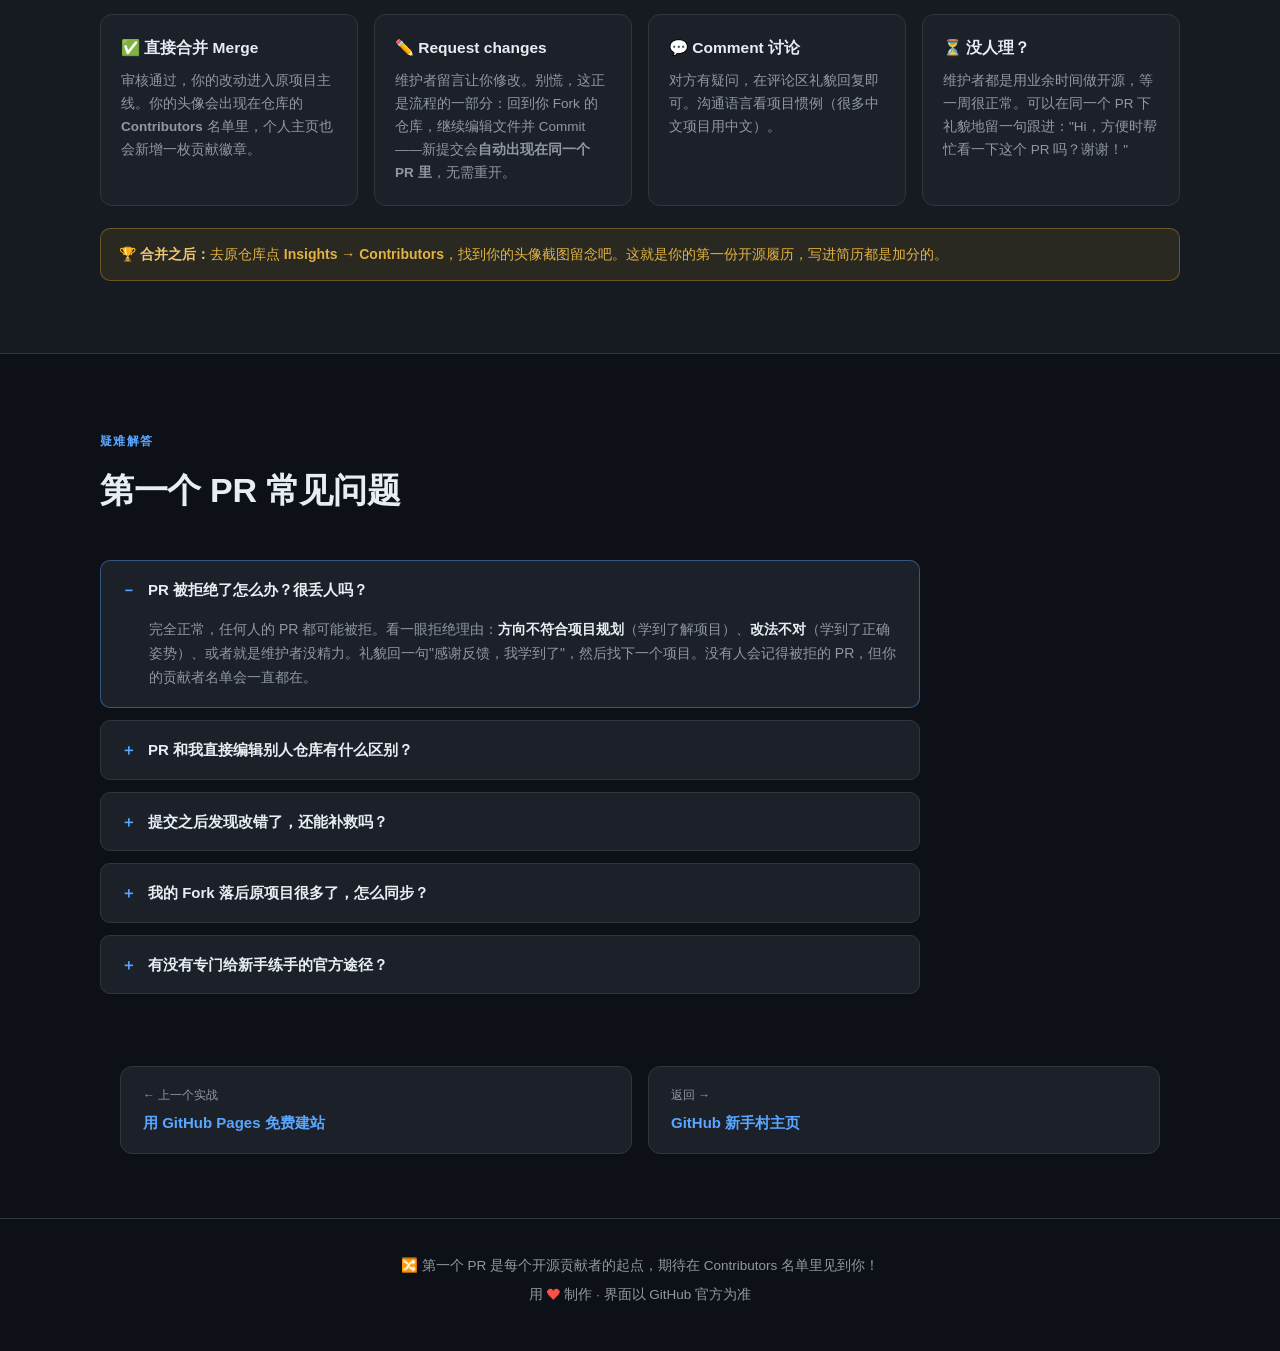
<file: lab-first-pr.html>
<!DOCTYPE html>
<html lang="zh-CN">
<head>
<meta charset="UTF-8" />
<meta name="viewport" content="width=device-width, initial-scale=1.0" />
<title>专题实战 2 · 提交你人生第一个 PR —— GitHub 新手村</title>
<meta name="description" content="手把手教你提交人生第一个 Pull Request：找适合新手的项目、Fork、网页端编辑、写 PR 描述、应对审核意见，不写代码也能给开源做贡献。" />
<link rel="stylesheet" href="styles.css" />
<link rel="icon" href="data:image/svg+xml,<svg xmlns='http://www.w3.org/2000/svg' viewBox='0 0 16 16'><path fill='%23fff' d='M8 0C3.58 0 0 3.58 0 8c0 3.54 2.29 6.53 5.47 7.59.4.07.55-.17.55-.38 0-.19-.01-.82-.01-1.49-2.01.37-2.53-.49-2.69-.94-.09-.23-.48-.94-.82-1.13-.28-.15-.68-.52-.01-.53.63-.01 1.08.58 1.23.82.72 1.21 1.87.87 2.33.66.07-.52.28-.87.51-1.07-1.78-.2-3.64-.89-3.64-3.95 0-.87.31-1.59.82-2.15-.08-.2-.36-1.02.08-2.12 0 0 .67-.21 2.2.82.64-.18 1.32-.27 2-.27s1.36.09 2 .27c1.53-1.04 2.2-.82 2.2-.82.44 1.1.16 1.92.08 2.12.51.56.82 1.27.82 2.15 0 3.07-1.87 3.75-3.65 3.95.29.25.54.73.54 1.48 0 1.07-.01 1.93-.01 2.2 0 .21.15.46.55.38A8.01 8.01 0 0 0 16 8c0-4.42-3.58-8-8-8z'/></svg>" />
</head>
<body>

<nav class="nav">
  <div class="nav-inner">
    <a class="brand" href="index.html">
      <svg height="26" viewBox="0 0 16 16" width="26" aria-hidden="true"><path d="M8 0C3.58 0 0 3.58 0 8c0 3.54 2.29 6.53 5.47 7.59.4.07.55-.17.55-.38 0-.19-.01-.82-.01-1.49-2.01.37-2.53-.49-2.69-.94-.09-.23-.48-.94-.82-1.13-.28-.15-.68-.52-.01-.53.63-.01 1.08.58 1.23.82.72 1.21 1.87.87 2.33.66.07-.52.28-.87.51-1.07-1.78-.2-3.64-.89-3.64-3.95 0-.87.31-1.59.82-2.15-.08-.2-.36-1.02.08-2.12 0 0 .67-.21 2.2.82.64-.18 1.32-.27 2-.27s1.36.09 2 .27c1.53-1.04 2.2-.82 2.2-.82.44 1.1.16 1.92.08 2.12.51.56.82 1.27.82 2.15 0 3.07-1.87 3.75-3.65 3.95.29.25.54.73.54 1.48 0 1.07-.01 1.93-.01 2.2 0 .21.15.46.55.38A8.01 8.01 0 0 0 16 8c0-4.42-3.58-8-8-8z"></path></svg>
      GitHub 新手村
    </a>
    <div class="nav-links">
      <a href="index.html">🏠 主页</a>
      <a href="#find">找项目</a>
      <a href="#fork">Fork &amp; 修改</a>
      <a href="#open-pr">发起 PR</a>
      <a href="#review">审核与合并</a>
      <a href="#pr-faq">常见问题</a>
      <a href="lab-pages.html">上一个实战 ←</a>
      <a href="ai-tools.html">AI 编程工具</a>
      <a href="lab-toolbox.html">工具站实战</a>
    </div>
  </div>
</nav>

<header class="page-hero">
  <div class="crumbs"><a href="index.html">主页</a><span class="sep">/</span>专题实战 2</div>
  <h1>🔀 提交你人生第一个 PR</h1>
  <p class="sub">
    给开源项目做贡献听起来遥不可及？其实你的名字可以今天就能写进一个项目的贡献者名单——
    而且全程只用浏览器，甚至不需要会写代码。
  </p>
  <span class="req">✅ 前置要求：已完成主页教程第 1~7 步（有账号、了解 Fork 和 PR 的概念）</span>
</header>

<section class="block" id="mindset">
  <div class="wrap">
    <div class="vs-note">
      💪 <strong>先做心理建设：</strong>PR ≠ 必须写高深代码。开源项目里最缺的往往是最基础的贡献——<b>改错别字、修失效链接、补一句文档、翻译、加一张截图</b>，都是正式贡献，都会让你的头像出现在项目的 Contributors（贡献者）名单里。全世界的程序员，几乎都是从"帮项目改了个 typo"开始的。
    </div>
  </div>
</section>

<section class="block" id="find">
  <div class="wrap">
    <div class="block-head">
      <span class="kicker">Step 1</span>
      <h2>找一个适合新手的下手对象</h2>
      <p>别一上来就挑战 Linux 内核。挑项目的三条路：</p>
    </div>
    <div class="concept-grid">
      <div class="concept">
        <div class="icon" style="background:rgba(210,153,34,.15)">🏷️</div>
        <h3>搜 "good first issue" 标签</h3>
        <p>在 GitHub 搜索框输入 <code>label:"good first issue"</code>，或直接逛 <code>github.com/topics/good-first-issue</code>。这些议题是项目方专门留给新手的，难度有保障。</p>
      </div>
      <div class="concept">
        <div class="icon" style="background:rgba(88,166,255,.15)">📖</div>
        <h3>从文档类仓库下手</h3>
        <p>找你熟悉的软件的<b>中文文档 / 教程仓库</b>（很多开源项目都有 docs 仓库），看到错别字、过期链接、翻译别扭的地方，就是你的机会。纯文字改动，几乎不会被拒绝。</p>
      </div>
      <div class="concept">
        <div class="icon" style="background:rgba(63,185,80,.15)">🧭</div>
        <h3>先读贡献指南</h3>
        <p>像样的仓库根目录都有 <code>CONTRIBUTING.md</code>（如何参与贡献）和 <code>README.md</code>。动手前花五分钟读一遍，能避开 90% 的退回原因。</p>
      </div>
    </div>
    <div class="tip orange" style="margin-top:20px">⚠️ 两条红线：不要一次提很多个雷同的 PR 刷存在感（会被当成 spam 拉黑）；不要抢别人已经在做的 Issue（先在 Issue 里留言问一句"这个我可以试试吗？"）。</div>
  </div>
</section>

<section class="block alt" id="fork">
  <div class="wrap">
    <div class="block-head">
      <span class="kicker">Step 2</span>
      <h2>Fork 复制仓库，然后动手改</h2>
    </div>

    <div class="steps">
      <div class="step">
        <div class="step-num" style="background:linear-gradient(135deg,#8957e5,#bc8cff)">A</div>
        <div class="step-card">
          <h3>点 Fork，把项目复制到自己账号下</h3>
          <ol>
            <li>进入目标仓库，点右上角 <b>Fork</b> 按钮</li>
            <li>弹窗里直接点 <b>Create fork</b>，几秒后 <code>你的用户名/项目名</code> 就出现在你账号下了</li>
          </ol>
          <div class="tip blue">💡 Fork 之后页面顶部会有一行小提示："This branch is X commits behind 原作者:main"——这是正常的，说明这是你的副本。</div>
        </div>
      </div>

      <div class="step">
        <div class="step-num" style="background:linear-gradient(135deg,#1f6feb,#58a6ff)">B</div>
        <div class="step-card">
          <h3>在你自己的副本里编辑文件（网页端即可）</h3>
          <ol>
            <li>找到要改的文件，点右上角 ✏️ <b>铅笔图标</b> 进入网页编辑器</li>
            <li>做你的修改：改错别字、补文档、调翻译……一次只改一件事</li>
            <li>点右上角绿色 <b>Commit changes</b>，在弹窗里：<ul style="margin:8px 0 0 20px">
              <li>提交说明写清楚，如 <code>docs: 修正第 3 章的"登陆"错别字为"登录"</code></li>
              <li>选择 <b>Commit directly to the main branch</b>（新手首次直接提交即可）</li>
            </ul></li>
          </ol>
          <div class="tip green">✅ 提交说明格式建议：<code>类型: 做了什么</code>，类型用 docs（文档）、fix（修复）、feat（新功能）。这是开源社区的通用习惯。</div>
        </div>
      </div>
    </div>
  </div>
</section>

<section class="block" id="open-pr">
  <div class="wrap">
    <div class="block-head">
      <span class="kicker">Step 3</span>
      <h2>发起 Pull Request</h2>
    </div>

    <div class="steps">
      <div class="step">
        <div class="step-num" style="background:linear-gradient(135deg,#bb8009,#d29922)">A</div>
        <div class="step-card">
          <h3>点 "Contribute → Open pull request"</h3>
          <ol>
            <li>回到你 Fork 的仓库首页，文件列表上方会出现一条横幅：<b>This branch has changes that are proposed…</b>，点 <b>Contribute</b> → <b>Open pull request</b></li>
            <li>GitHub 会自动对比"原仓库 ← 你的副本"，确认底部显示 <b>Able to merge</b>（无冲突）</li>
          </ol>
        </div>
      </div>

      <div class="step">
        <div class="step-num" style="background:linear-gradient(135deg,#238636,#3fb950)">B</div>
        <div class="step-card">
          <h3>写好标题和描述（决定成败的一步）</h3>
          <p>维护者每天收到很多 PR，一篇清爽的描述能大大提高通过率。照这个模板写：</p>
          <div class="code">
            <div class="code-title"><span>PR 描述模板（可直接套用）</span></div>
            <pre><span class="cm">## 改了什么</span>
修正 README.md 第 42 行的错别字："登陆" → "登录"

<span class="cm">## 为什么改</span>
中文语境下"登录"是标准用法，全文其他地方也都用的"登录"

<span class="cm">## 截图（如改动涉及页面显示）</span>
（贴一张修改前后的对比图更好）</pre>
          </div>
          <ol>
            <li>填好标题和描述，点 <b>Create pull request</b></li>
            <li>🎉 你的 PR 已经出现在原仓库的 <b>Pull requests</b> 标签页里，有专属编号（如 #128）</li>
          </ol>
        </div>
      </div>
    </div>
  </div>
</section>

<section class="block alt" id="review">
  <div class="wrap">
    <div class="block-head">
      <span class="kicker">Step 4</span>
      <h2>等待审核、修改、被合并</h2>
      <p>PR 提交后进入维护者的审核队列。接下来发生的一切都在 PR 页面（Notification 通知 + 邮件）里进行。</p>
    </div>
    <div class="feature-grid">
      <div class="feature">
        <h3>✅ 直接合并 Merge</h3>
        <p>审核通过，你的改动进入原项目主线。你的头像会出现在仓库的 <b>Contributors</b> 名单里，个人主页也会新增一枚贡献徽章。</p>
      </div>
      <div class="feature">
        <h3>✏️ Request changes</h3>
        <p>维护者留言让你修改。别慌，这正是流程的一部分：回到你 Fork 的仓库，继续编辑文件并 Commit——新提交会<b>自动出现在同一个 PR 里</b>，无需重开。</p>
      </div>
      <div class="feature">
        <h3>💬 Comment 讨论</h3>
        <p>对方有疑问，在评论区礼貌回复即可。沟通语言看项目惯例（很多中文项目用中文）。</p>
      </div>
      <div class="feature">
        <h3>⏳ 没人理？</h3>
        <p>维护者都是用业余时间做开源，等一周很正常。可以在同一个 PR 下礼貌地留一句跟进："Hi，方便时帮忙看一下这个 PR 吗？谢谢！"</p>
      </div>
    </div>
    <div class="vs-note" style="margin-top:22px">
      🏆 <strong>合并之后：</strong>去原仓库点 <b>Insights → Contributors</b>，找到你的头像截图留念吧。这就是你的第一份开源履历，写进简历都是加分的。
    </div>
  </div>
</section>

<section class="block" id="pr-faq">
  <div class="wrap">
    <div class="block-head">
      <span class="kicker">疑难解答</span>
      <h2>第一个 PR 常见问题</h2>
    </div>
    <div class="faq">
      <details open>
        <summary>PR 被拒绝了怎么办？很丢人吗？</summary>
        <div class="faq-a">完全正常，任何人的 PR 都可能被拒。看一眼拒绝理由：<b>方向不符合项目规划</b>（学到了解项目）、<b>改法不对</b>（学到了正确姿势）、或者就是维护者没精力。礼貌回一句"感谢反馈，我学到了"，然后找下一个项目。没有人会记得被拒的 PR，但你的贡献者名单会一直都在。</div>
      </details>
      <details>
        <summary>PR 和我直接编辑别人仓库有什么区别？</summary>
        <div class="faq-a">你对别人的仓库<b>没有直接写权限</b>——点铅笔时 GitHub 会自动帮你 Fork 一份再改，改完必须通过 PR 请有权限的人审核合并。而自己的仓库自己就是管理员，所以主页教程第 6 步才能一键 Merge。</div>
      </details>
      <details>
        <summary>提交之后发现改错了，还能补救吗？</summary>
        <div class="faq-a">能。继续在你 Fork 的文件上修改并 Commit，新改动会自动同步进这个 PR（一个 PR = 一个分支上的所有提交）。整个 PR 不要了就点 <b>Close pull request</b> 关掉即可，随时可以重新开。</div>
      </details>
      <details>
        <summary>我的 Fork 落后原项目很多了，怎么同步？</summary>
        <div class="faq-a">在你 Fork 的仓库页点 <b>Sync fork → Update branch</b>，一键把原项目的最新内容拉下来。建议每次动手贡献前先做这一步，减少冲突。</div>
      </details>
      <details>
        <summary>有没有专门给新手练手的官方途径？</summary>
        <div class="faq-a">有：① <b>firstcontributions</b> 项目（搜 "first-contributions"）——专门让新手在一个教学仓库里完成第一个 PR 的互动教程；② GitHub 官方的 <b>GitHub Skills</b>（skills.github.com）也有 PR 实战课。建议先在这里"试刀"，再去真实项目贡献。</div>
      </details>
    </div>
  </div>
</section>

<div class="pager">
  <a href="lab-pages.html">
    <div class="dir">← 上一个实战</div>
    <div class="t">用 GitHub Pages 免费建站</div>
  </a>
  <a href="index.html">
    <div class="dir">返回 →</div>
    <div class="t">GitHub 新手村主页</div>
  </a>
</div>

<footer>
  <p>🔀 第一个 PR 是每个开源贡献者的起点，期待在 Contributors 名单里见到你！</p>
  <p>用 <span class="heart">❤</span> 制作 · 界面以 GitHub 官方为准</p>
</footer>

<script src="script.js"></script>
</body>
</html>
</file>
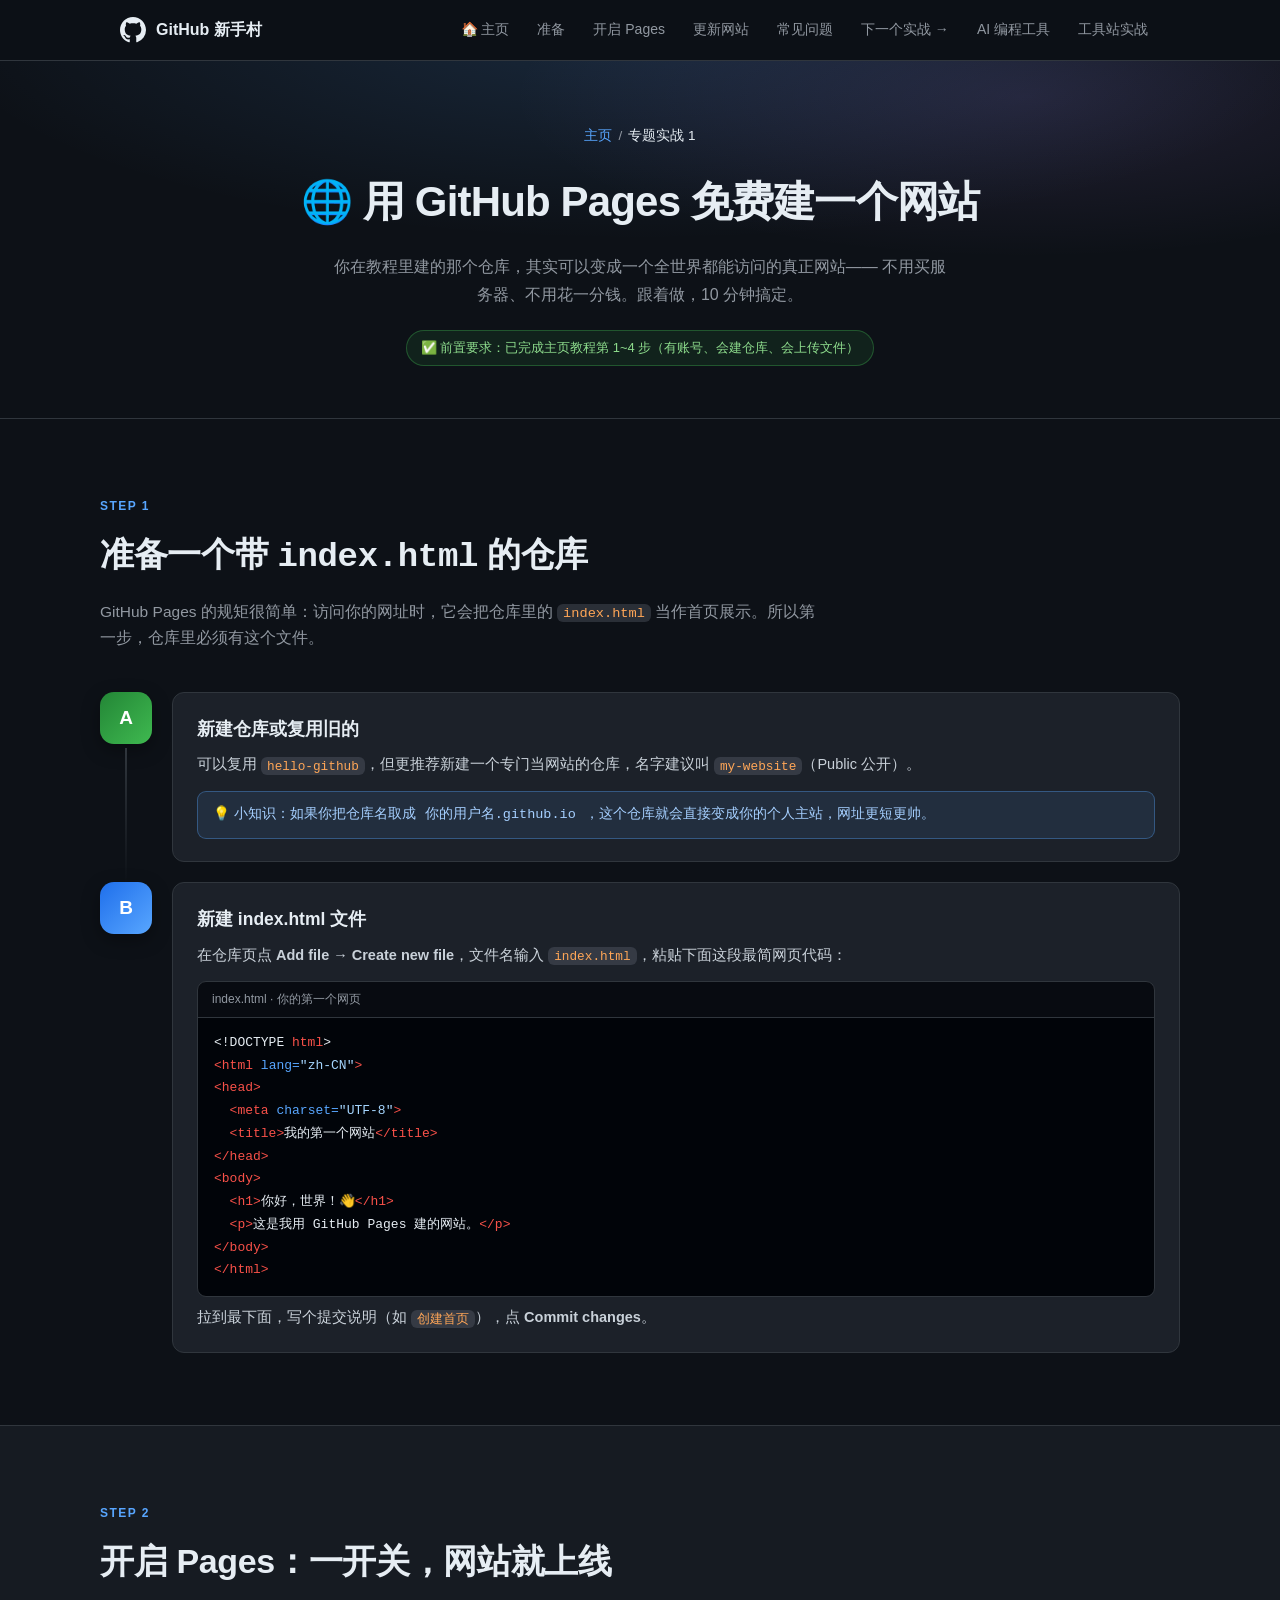
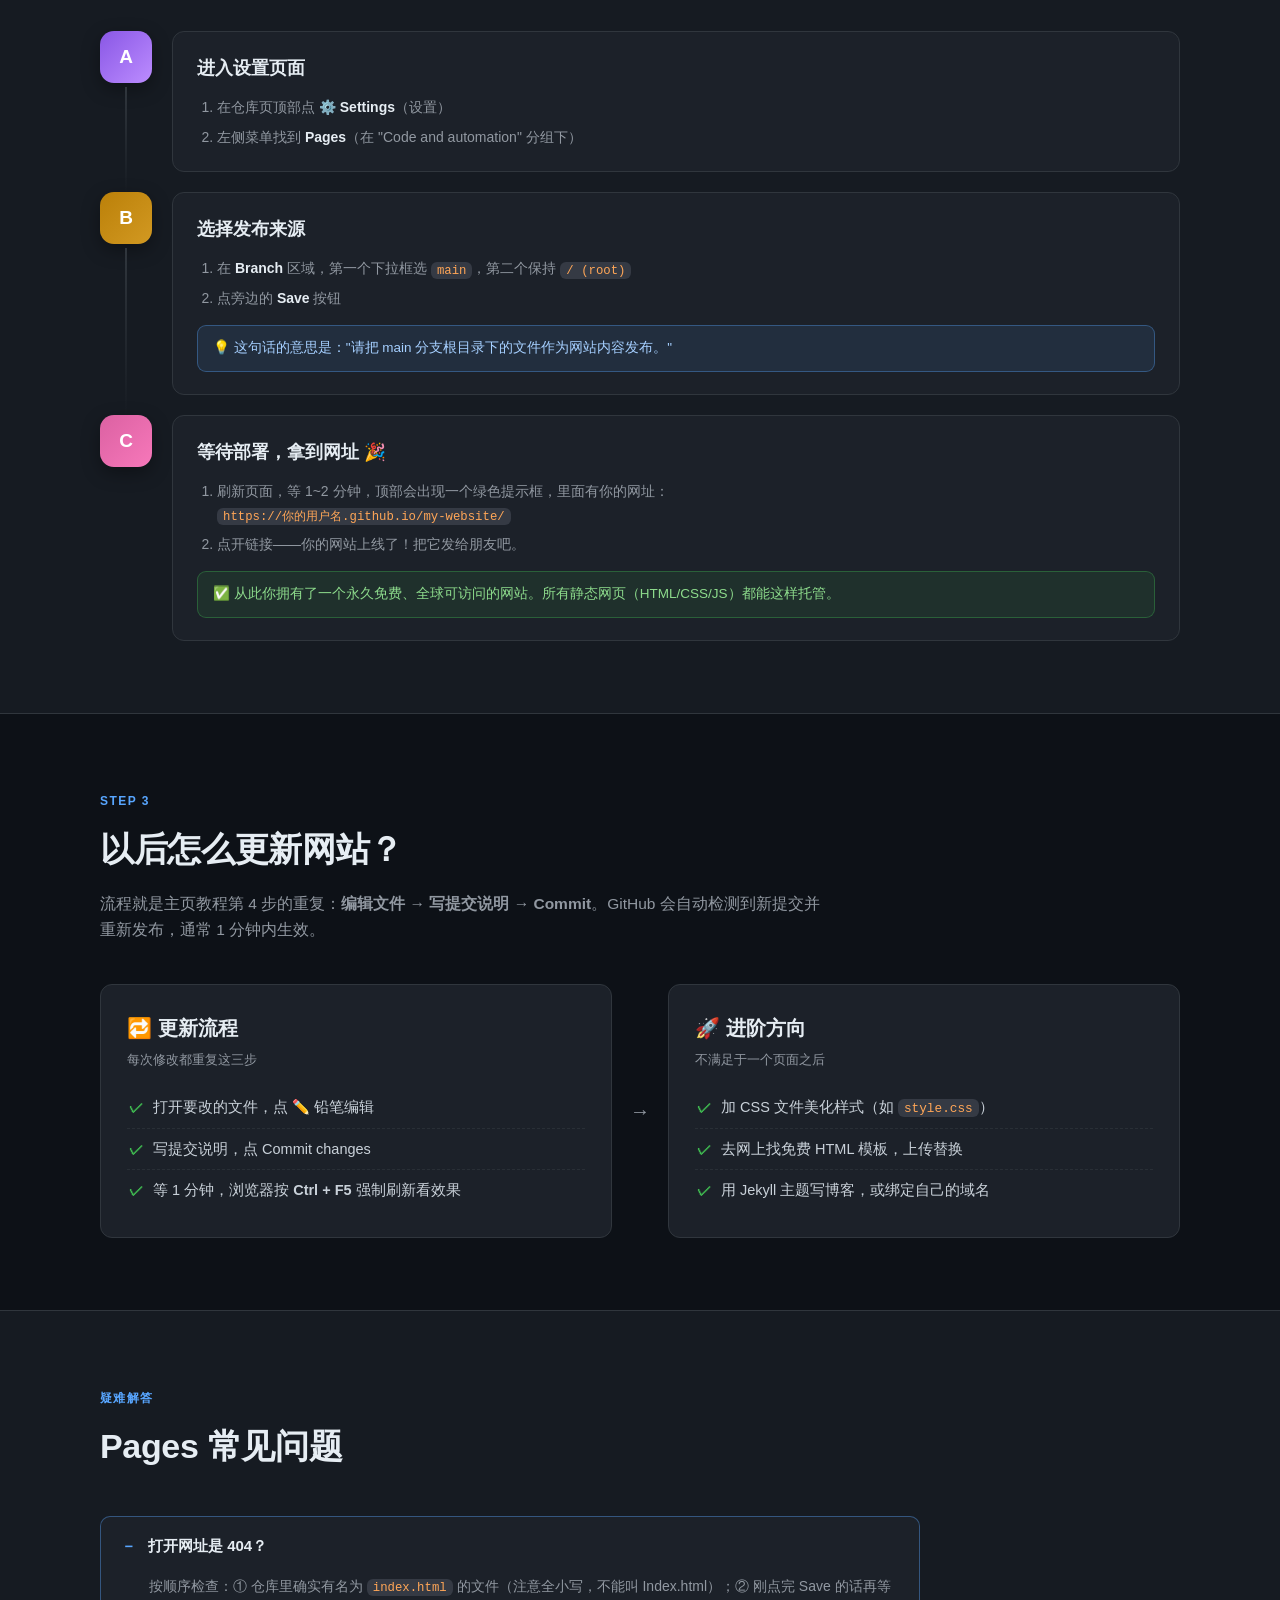
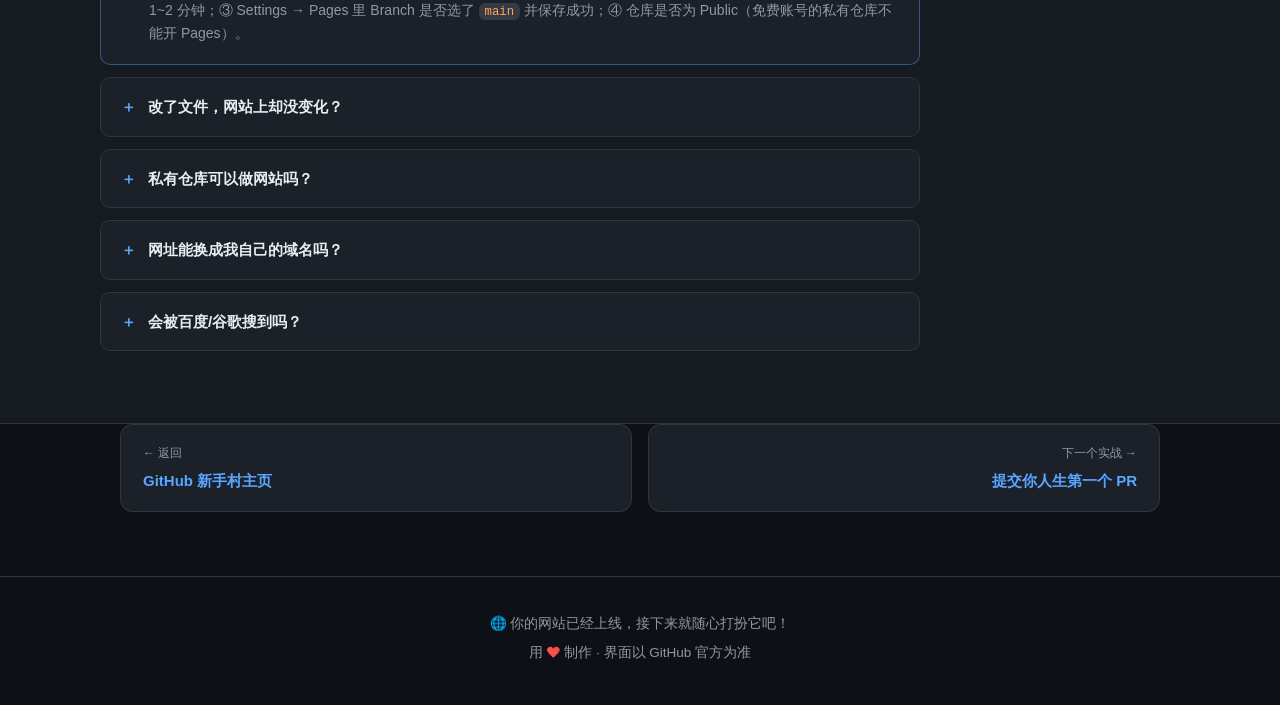
<file: lab-pages.html>
<!DOCTYPE html>
<html lang="zh-CN">
<head>
<meta charset="UTF-8" />
<meta name="viewport" content="width=device-width, initial-scale=1.0" />
<title>专题实战 1 · 用 GitHub Pages 免费建一个网站 —— GitHub 新手村</title>
<meta name="description" content="手把手教你用 GitHub Pages 把仓库变成一个真正的网站：准备 index.html、开启 Pages、访问你的专属网址、更新内容，以及 404 等常见问题解决。" />
<link rel="stylesheet" href="styles.css" />
<link rel="icon" href="data:image/svg+xml,<svg xmlns='http://www.w3.org/2000/svg' viewBox='0 0 16 16'><path fill='%23fff' d='M8 0C3.58 0 0 3.58 0 8c0 3.54 2.29 6.53 5.47 7.59.4.07.55-.17.55-.38 0-.19-.01-.82-.01-1.49-2.01.37-2.53-.49-2.69-.94-.09-.23-.48-.94-.82-1.13-.28-.15-.68-.52-.01-.53.63-.01 1.08.58 1.23.82.72 1.21 1.87.87 2.33.66.07-.52.28-.87.51-1.07-1.78-.2-3.64-.89-3.64-3.95 0-.87.31-1.59.82-2.15-.08-.2-.36-1.02.08-2.12 0 0 .67-.21 2.2.82.64-.18 1.32-.27 2-.27s1.36.09 2 .27c1.53-1.04 2.2-.82 2.2-.82.44 1.1.16 1.92.08 2.12.51.56.82 1.27.82 2.15 0 3.07-1.87 3.75-3.65 3.95.29.25.54.73.54 1.48 0 1.07-.01 1.93-.01 2.2 0 .21.15.46.55.38A8.01 8.01 0 0 0 16 8c0-4.42-3.58-8-8-8z'/></svg>" />
</head>
<body>

<nav class="nav">
  <div class="nav-inner">
    <a class="brand" href="index.html">
      <svg height="26" viewBox="0 0 16 16" width="26" aria-hidden="true"><path d="M8 0C3.58 0 0 3.58 0 8c0 3.54 2.29 6.53 5.47 7.59.4.07.55-.17.55-.38 0-.19-.01-.82-.01-1.49-2.01.37-2.53-.49-2.69-.94-.09-.23-.48-.94-.82-1.13-.28-.15-.68-.52-.01-.53.63-.01 1.08.58 1.23.82.72 1.21 1.87.87 2.33.66.07-.52.28-.87.51-1.07-1.78-.2-3.64-.89-3.64-3.95 0-.87.31-1.59.82-2.15-.08-.2-.36-1.02.08-2.12 0 0 .67-.21 2.2.82.64-.18 1.32-.27 2-.27s1.36.09 2 .27c1.53-1.04 2.2-.82 2.2-.82.44 1.1.16 1.92.08 2.12.51.56.82 1.27.82 2.15 0 3.07-1.87 3.75-3.65 3.95.29.25.54.73.54 1.48 0 1.07-.01 1.93-.01 2.2 0 .21.15.46.55.38A8.01 8.01 0 0 0 16 8c0-4.42-3.58-8-8-8z"></path></svg>
      GitHub 新手村
    </a>
    <div class="nav-links">
      <a href="index.html">🏠 主页</a>
      <a href="#prepare">准备</a>
      <a href="#enable">开启 Pages</a>
      <a href="#update">更新网站</a>
      <a href="#pages-faq">常见问题</a>
      <a href="lab-first-pr.html">下一个实战 →</a>
      <a href="ai-tools.html">AI 编程工具</a>
      <a href="lab-toolbox.html">工具站实战</a>
    </div>
  </div>
</nav>

<header class="page-hero">
  <div class="crumbs"><a href="index.html">主页</a><span class="sep">/</span>专题实战 1</div>
  <h1>🌐 用 GitHub Pages 免费建一个网站</h1>
  <p class="sub">
    你在教程里建的那个仓库，其实可以变成一个全世界都能访问的真正网站——
    不用买服务器、不用花一分钱。跟着做，10 分钟搞定。
  </p>
  <span class="req">✅ 前置要求：已完成主页教程第 1~4 步（有账号、会建仓库、会上传文件）</span>
</header>

<section class="block" id="prepare">
  <div class="wrap">
    <div class="block-head">
      <span class="kicker">Step 1</span>
      <h2>准备一个带 <code>index.html</code> 的仓库</h2>
      <p>GitHub Pages 的规矩很简单：访问你的网址时，它会把仓库里的 <code>index.html</code> 当作首页展示。所以第一步，仓库里必须有这个文件。</p>
    </div>

    <div class="steps">
      <div class="step">
        <div class="step-num" style="background:linear-gradient(135deg,#238636,#3fb950)">A</div>
        <div class="step-card">
          <h3>新建仓库或复用旧的</h3>
          <p>可以复用 <code>hello-github</code>，但更推荐新建一个专门当网站的仓库，名字建议叫 <code>my-website</code>（Public 公开）。</p>
          <div class="tip blue">💡 小知识：如果你把仓库名取成 <code>你的用户名.github.io</code>，这个仓库就会直接变成你的个人主站，网址更短更帅。</div>
        </div>
      </div>

      <div class="step">
        <div class="step-num" style="background:linear-gradient(135deg,#1f6feb,#58a6ff)">B</div>
        <div class="step-card">
          <h3>新建 index.html 文件</h3>
          <p>在仓库页点 <b>Add file → Create new file</b>，文件名输入 <code>index.html</code>，粘贴下面这段最简网页代码：</p>
          <div class="code">
            <div class="code-title"><span>index.html · 你的第一个网页</span></div>
            <pre>&lt;!DOCTYPE <span class="kw">html</span>&gt;
<span class="kw">&lt;html</span> <span class="ar">lang=</span><span class="st">"zh-CN"</span><span class="kw">&gt;</span>
<span class="kw">&lt;head&gt;</span>
  <span class="kw">&lt;meta</span> <span class="ar">charset=</span><span class="st">"UTF-8"</span><span class="kw">&gt;</span>
  <span class="kw">&lt;title&gt;</span>我的第一个网站<span class="kw">&lt;/title&gt;</span>
<span class="kw">&lt;/head&gt;</span>
<span class="kw">&lt;body&gt;</span>
  <span class="kw">&lt;h1&gt;</span>你好，世界！👋<span class="kw">&lt;/h1&gt;</span>
  <span class="kw">&lt;p&gt;</span>这是我用 GitHub Pages 建的网站。<span class="kw">&lt;/p&gt;</span>
<span class="kw">&lt;/body&gt;</span>
<span class="kw">&lt;/html&gt;</span></pre>
          </div>
          <p>拉到最下面，写个提交说明（如 <code>创建首页</code>），点 <b>Commit changes</b>。</p>
        </div>
      </div>
    </div>
  </div>
</section>

<section class="block alt" id="enable">
  <div class="wrap">
    <div class="block-head">
      <span class="kicker">Step 2</span>
      <h2>开启 Pages：一开关，网站就上线</h2>
    </div>

    <div class="steps">
      <div class="step">
        <div class="step-num" style="background:linear-gradient(135deg,#8957e5,#bc8cff)">A</div>
        <div class="step-card">
          <h3>进入设置页面</h3>
          <ol>
            <li>在仓库页顶部点 <b>⚙️ Settings</b>（设置）</li>
            <li>左侧菜单找到 <b>Pages</b>（在 "Code and automation" 分组下）</li>
          </ol>
        </div>
      </div>

      <div class="step">
        <div class="step-num" style="background:linear-gradient(135deg,#bb8009,#d29922)">B</div>
        <div class="step-card">
          <h3>选择发布来源</h3>
          <ol>
            <li>在 <b>Branch</b> 区域，第一个下拉框选 <code>main</code>，第二个保持 <code>/ (root)</code></li>
            <li>点旁边的 <b>Save</b> 按钮</li>
          </ol>
          <div class="tip blue">💡 这句话的意思是："请把 main 分支根目录下的文件作为网站内容发布。"</div>
        </div>
      </div>

      <div class="step">
        <div class="step-num" style="background:linear-gradient(135deg,#db61a2,#f778ba)">C</div>
        <div class="step-card">
          <h3>等待部署，拿到网址 🎉</h3>
          <ol>
            <li>刷新页面，等 1~2 分钟，顶部会出现一个绿色提示框，里面有你的网址：<br /><code>https://你的用户名.github.io/my-website/</code></li>
            <li>点开链接——你的网站上线了！把它发给朋友吧。</li>
          </ol>
          <div class="tip green">✅ 从此你拥有了一个永久免费、全球可访问的网站。所有静态网页（HTML/CSS/JS）都能这样托管。</div>
        </div>
      </div>
    </div>
  </div>
</section>

<section class="block" id="update">
  <div class="wrap">
    <div class="block-head">
      <span class="kicker">Step 3</span>
      <h2>以后怎么更新网站？</h2>
      <p>流程就是主页教程第 4 步的重复：<b>编辑文件 → 写提交说明 → Commit</b>。GitHub 会自动检测到新提交并重新发布，通常 1 分钟内生效。</p>
    </div>
    <div class="vs-grid">
      <div class="vs-card">
        <h3>🔁 更新流程</h3>
        <p class="tag">每次修改都重复这三步</p>
        <ul>
          <li>打开要改的文件，点 ✏️ 铅笔编辑</li>
          <li>写提交说明，点 Commit changes</li>
          <li>等 1 分钟，浏览器按 <b>Ctrl + F5</b> 强制刷新看效果</li>
        </ul>
      </div>
      <div class="vs-mid">→</div>
      <div class="vs-card">
        <h3>🚀 进阶方向</h3>
        <p class="tag">不满足于一个页面之后</p>
        <ul>
          <li>加 CSS 文件美化样式（如 <code>style.css</code>）</li>
          <li>去网上找免费 HTML 模板，上传替换</li>
          <li>用 Jekyll 主题写博客，或绑定自己的域名</li>
        </ul>
      </div>
    </div>
  </div>
</section>

<section class="block alt" id="pages-faq">
  <div class="wrap">
    <div class="block-head">
      <span class="kicker">疑难解答</span>
      <h2>Pages 常见问题</h2>
    </div>
    <div class="faq">
      <details open>
        <summary>打开网址是 404？</summary>
        <div class="faq-a">按顺序检查：① 仓库里确实有名为 <code>index.html</code> 的文件（注意全小写，不能叫 Index.html）；② 刚点完 Save 的话再等 1~2 分钟；③ Settings → Pages 里 Branch 是否选了 <code>main</code> 并保存成功；④ 仓库是否为 Public（免费账号的私有仓库不能开 Pages）。</div>
      </details>
      <details>
        <summary>改了文件，网站上却没变化？</summary>
        <div class="faq-a">两件事：① 部署需要约 1 分钟，可以去仓库的 <b>Actions</b> 标签页看 "pages build and deployment" 是否打勾完成；② 浏览器缓存了旧页面，按 <b>Ctrl + F5</b>（Mac：Cmd + Shift + R）强制刷新。</div>
      </details>
      <details>
        <summary>私有仓库可以做网站吗？</summary>
        <div class="faq-a">免费（Free）账号不行，Pages 需要 Public 公开仓库。升级 Pro 或通过学生认证后，私有仓库也能开 Pages。对新手来说，直接用公开仓库就好。</div>
      </details>
      <details>
        <summary>网址能换成我自己的域名吗？</summary>
        <div class="faq-a">可以。在 Settings → Pages 的 <b>Custom domain</b> 里填入你购买的域名（如 <code>www.example.com</code>），再回到域名服务商处添加一条 CNAME 解析记录指向 <code>你的用户名.github.io</code>。具体步骤官方文档（docs.github.com 搜 "Custom domain"）写得很细。</div>
      </details>
      <details>
        <summary>会被百度/谷歌搜到吗？</summary>
        <div class="faq-a">会，但新站需要时间被收录。想加快的话，可以在仓库根目录添加 <code>sitemap.xml</code>，并在谷歌 Search Console 提交网址。这属于进阶玩法，初期不用急。</div>
      </details>
    </div>
  </div>
</section>

<div class="pager">
  <a href="index.html">
    <div class="dir">← 返回</div>
    <div class="t">GitHub 新手村主页</div>
  </a>
  <a class="next" href="lab-first-pr.html">
    <div class="dir">下一个实战 →</div>
    <div class="t">提交你人生第一个 PR</div>
  </a>
</div>

<footer>
  <p>🌐 你的网站已经上线，接下来就随心打扮它吧！</p>
  <p>用 <span class="heart">❤</span> 制作 · 界面以 GitHub 官方为准</p>
</footer>

<script src="script.js"></script>
</body>
</html>
</file>
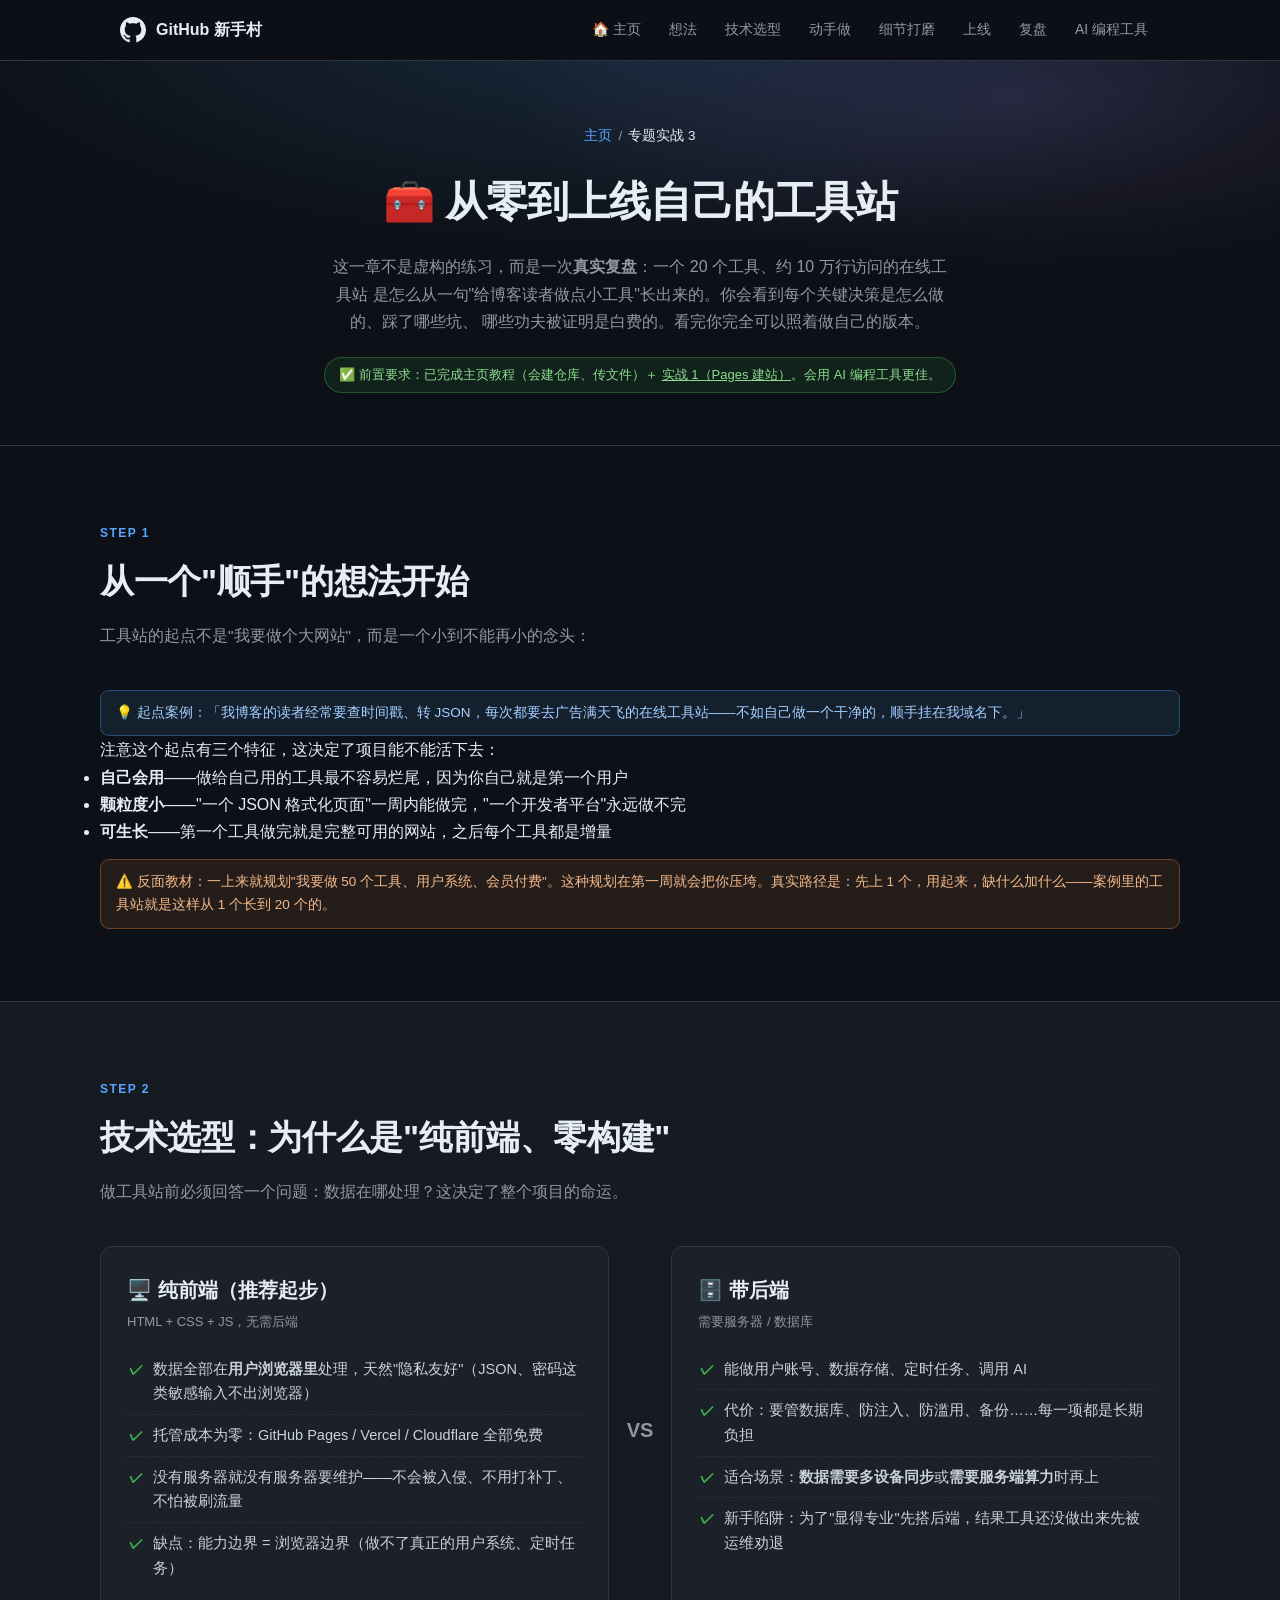
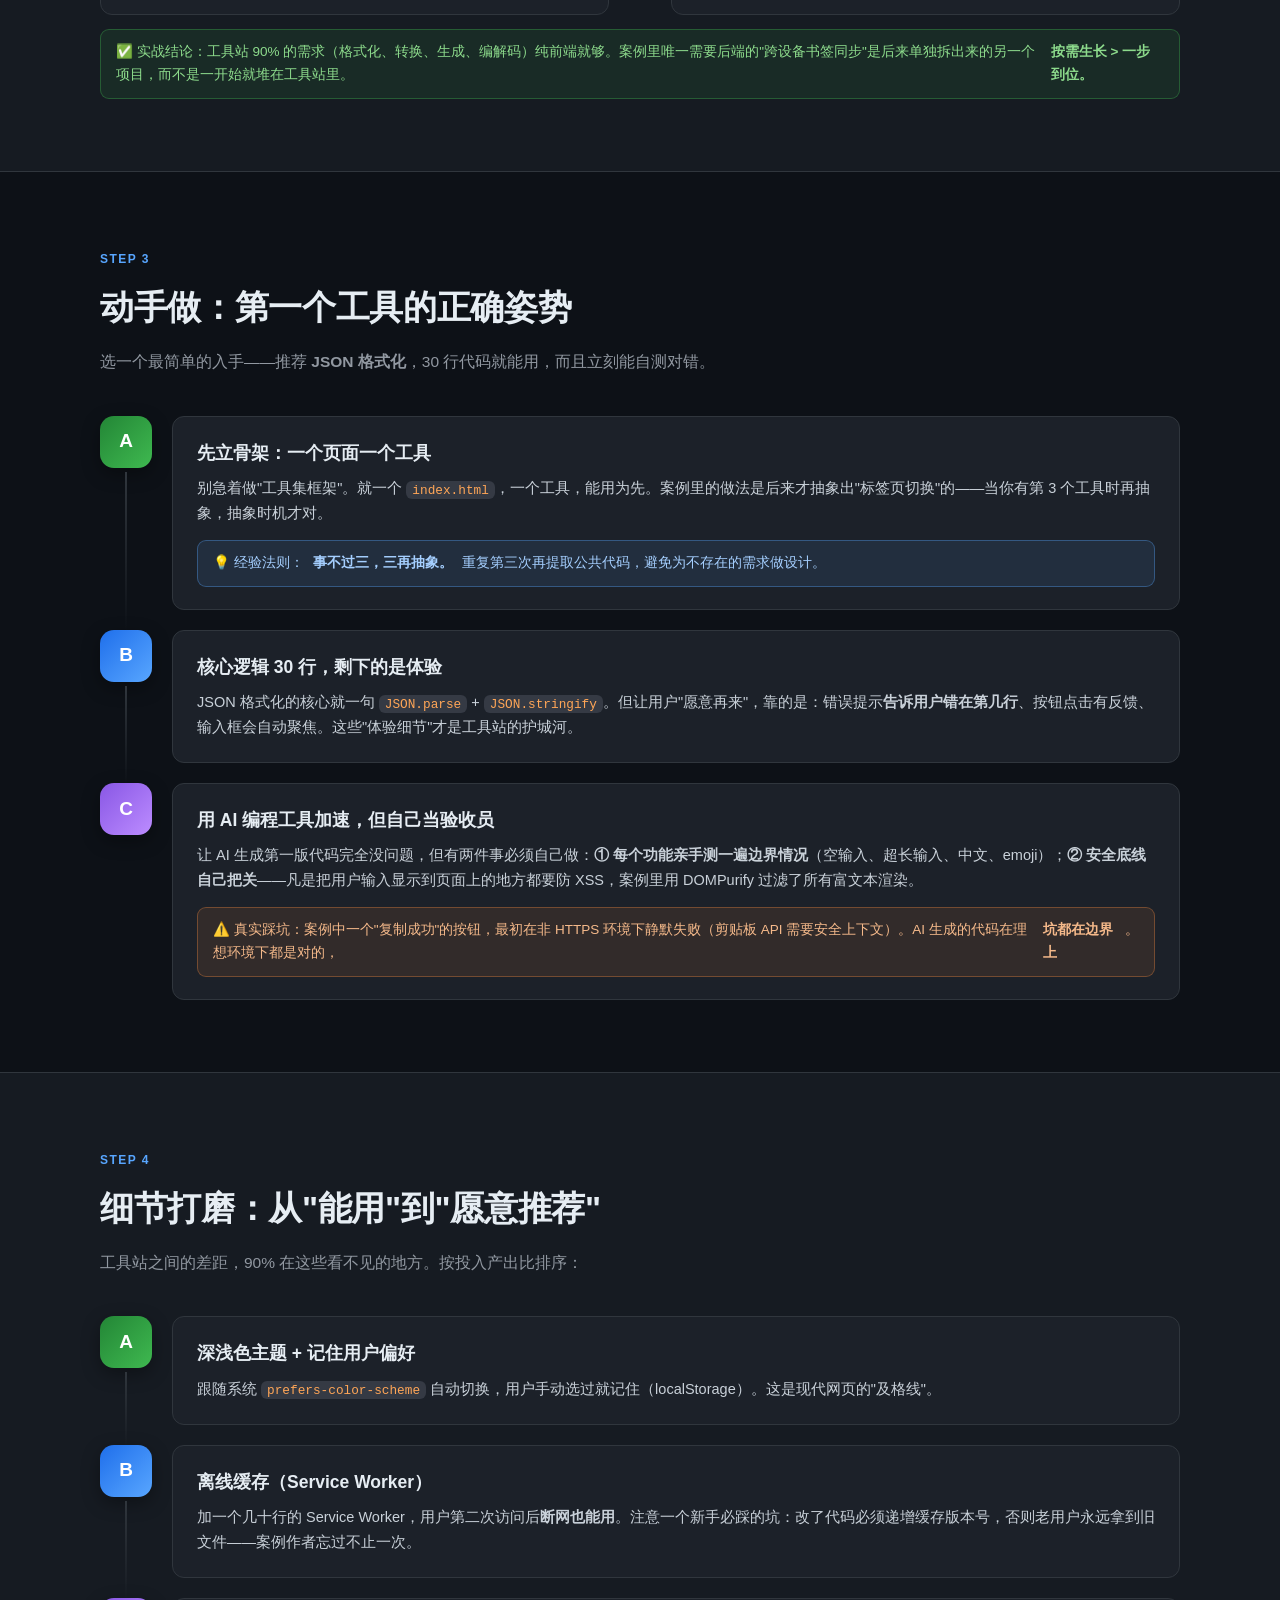
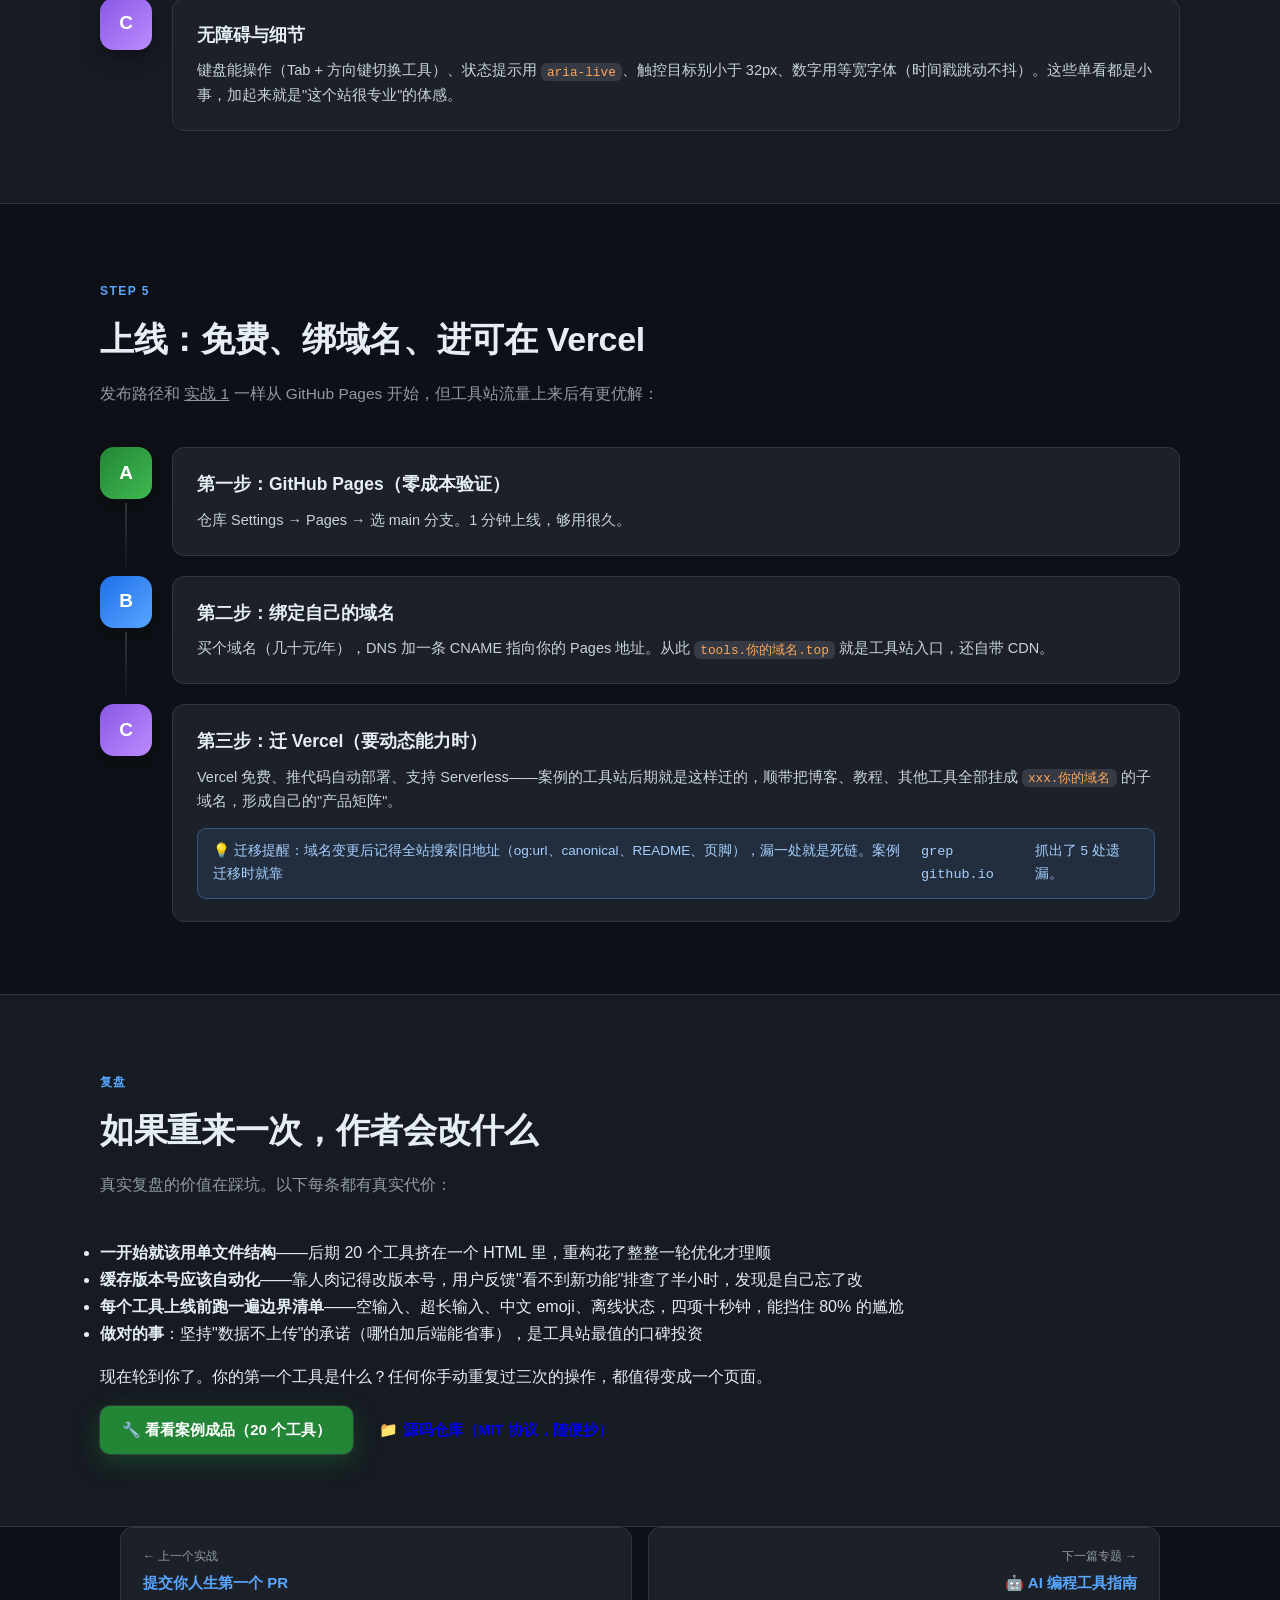
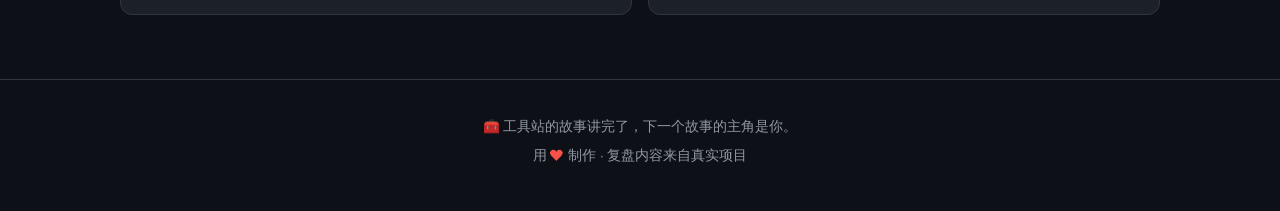
<file: lab-toolbox.html>
<!DOCTYPE html>
<html lang="zh-CN">
<head>
<meta charset="UTF-8" />
<meta name="viewport" content="width=device-width, initial-scale=1.0" />
<title>专题实战 3 · 从零到上线自己的工具站 —— GitHub 新手村</title>
<meta name="description" content="复盘一个真实工具站从想法到上线的全过程：为什么选纯前端、怎么挑第一个工具、离线缓存与细节打磨、部署到自定义域名，以及新手最容易踩的坑。附完整决策思路。" />
<link rel="stylesheet" href="styles.css" />
<link rel="icon" href="data:image/svg+xml,<svg xmlns='http://www.w3.org/2000/svg' viewBox='0 0 16 16'><path fill='%23fff' d='M8 0C3.58 0 0 3.58 0 8c0 3.54 2.29 6.53 5.47 7.59.4.07.55-.17.55-.38 0-.19-.01-.82-.01-1.49-2.01.37-2.53-.49-2.69-.94-.09-.23-.48-.94-.82-1.13-.28-.15-.68-.52-.01-.53.63-.01 1.08.58 1.23.82.72 1.21 1.87.87 2.33.66.07-.52.28-.87.51-1.07-1.78-.2-3.64-.89-3.64-3.95 0-.87.31-1.59.82-2.15-.08-.2-.36-1.02.08-2.12 0 0 .67-.21 2.2.82.64-.18 1.32-.27 2-.27s1.36.09 2 .27c1.53-1.04 2.2-.82 2.2-.82.44 1.1.16 1.92.08 2.12.51.56.82 1.27.82 2.15 0 3.07-1.87 3.75-3.65 3.95.29.25.54.73.54 1.48 0 1.07-.01 1.93-.01 2.2 0 .21.15.46.55.38A8.01 8.01 0 0 0 16 8c0-4.42-3.58-8-8-8z'/></svg>" />
</head>
<body>

<nav class="nav">
  <div class="nav-inner">
    <a class="brand" href="index.html">
      <svg height="26" viewBox="0 0 16 16" width="26" aria-hidden="true"><path d="M8 0C3.58 0 0 3.58 0 8c0 3.54 2.29 6.53 5.47 7.59.4.07.55-.17.55-.38 0-.19-.01-.82-.01-1.49-2.01.37-2.53-.49-2.69-.94-.09-.23-.48-.94-.82-1.13-.28-.15-.68-.52-.01-.53.63-.01 1.08.58 1.23.82.72 1.21 1.87.87 2.33.66.07-.52.28-.87.51-1.07-1.78-.2-3.64-.89-3.64-3.95 0-.87.31-1.59.82-2.15-.08-.2-.36-1.02.08-2.12 0 0 .67-.21 2.2.82.64-.18 1.32-.27 2-.27s1.36.09 2 .27c1.53-1.04 2.2-.82 2.2-.82.44 1.1.16 1.92.08 2.12.51.56.82 1.27.82 2.15 0 3.07-1.87 3.75-3.65 3.95.29.25.54.73.54 1.48 0 1.07-.01 1.93-.01 2.2 0 .21.15.46.55.38A8.01 8.01 0 0 0 16 8c0-4.42-3.58-8-8-8z"></path></svg>
      GitHub 新手村
    </a>
    <div class="nav-links">
      <a href="index.html">🏠 主页</a>
      <a href="#idea">想法</a>
      <a href="#choice">技术选型</a>
      <a href="#build">动手做</a>
      <a href="#polish">细节打磨</a>
      <a href="#launch">上线</a>
      <a href="#recap">复盘</a>
      <a href="ai-tools.html">AI 编程工具</a>
    </div>
  </div>
</nav>

<header class="page-hero">
  <div class="crumbs"><a href="index.html">主页</a><span class="sep">/</span>专题实战 3</div>
  <h1>🧰 从零到上线自己的工具站</h1>
  <p class="sub">
    这一章不是虚构的练习，而是一次<b>真实复盘</b>：一个 20 个工具、约 10 万行访问的在线工具站
    是怎么从一句"给博客读者做点小工具"长出来的。你会看到每个关键决策是怎么做的、踩了哪些坑、
    哪些功夫被证明是白费的。看完你完全可以照着做自己的版本。
  </p>
  <span class="req">✅ 前置要求：已完成主页教程（会建仓库、传文件）＋ <a href="lab-pages.html" style="color:inherit;text-decoration:underline">实战 1（Pages 建站）</a>。会用 AI 编程工具更佳。</span>
</header>

<section class="block" id="idea">
  <div class="wrap">
    <div class="block-head">
      <span class="kicker">Step 1</span>
      <h2>从一个"顺手"的想法开始</h2>
      <p>工具站的起点不是"我要做个大网站"，而是一个小到不能再小的念头：</p>
    </div>
    <div class="tip blue">💡 起点案例：「我博客的读者经常要查时间戳、转 JSON，每次都要去广告满天飞的在线工具站——不如自己做一个干净的，顺手挂在我域名下。」</div>
    <p>注意这个起点有三个特征，这决定了项目能不能活下去：</p>
    <ul>
      <li><b>自己会用</b>——做给自己用的工具最不容易烂尾，因为你自己就是第一个用户</li>
      <li><b>颗粒度小</b>——"一个 JSON 格式化页面"一周内能做完，"一个开发者平台"永远做不完</li>
      <li><b>可生长</b>——第一个工具做完就是完整可用的网站，之后每个工具都是增量</li>
    </ul>
    <div class="tip orange">⚠️ 反面教材：一上来就规划"我要做 50 个工具、用户系统、会员付费"。这种规划在第一周就会把你压垮。真实路径是：先上 1 个，用起来，缺什么加什么——案例里的工具站就是这样从 1 个长到 20 个的。</div>
  </div>
</section>

<section class="block alt" id="choice">
  <div class="wrap">
    <div class="block-head">
      <span class="kicker">Step 2</span>
      <h2>技术选型：为什么是"纯前端、零构建"</h2>
      <p>做工具站前必须回答一个问题：数据在哪处理？这决定了整个项目的命运。</p>
    </div>
    <div class="vs-grid">
      <div class="vs-card">
        <h3>🖥️ 纯前端（推荐起步）</h3>
        <p class="tag">HTML + CSS + JS，无需后端</p>
        <ul>
          <li>数据全部在<b>用户浏览器里</b>处理，天然"隐私友好"（JSON、密码这类敏感输入不出浏览器）</li>
          <li>托管成本为零：GitHub Pages / Vercel / Cloudflare 全部免费</li>
          <li>没有服务器就没有服务器要维护——不会被入侵、不用打补丁、不怕被刷流量</li>
          <li>缺点：能力边界 = 浏览器边界（做不了真正的用户系统、定时任务）</li>
        </ul>
      </div>
      <div class="vs-mid">VS</div>
      <div class="vs-card">
        <h3>🗄️ 带后端</h3>
        <p class="tag">需要服务器 / 数据库</p>
        <ul>
          <li>能做用户账号、数据存储、定时任务、调用 AI</li>
          <li>代价：要管数据库、防注入、防滥用、备份……每一项都是长期负担</li>
          <li>适合场景：<b>数据需要多设备同步</b>或<b>需要服务端算力</b>时再上</li>
          <li>新手陷阱：为了"显得专业"先搭后端，结果工具还没做出来先被运维劝退</li>
        </ul>
      </div>
    </div>
    <div class="tip green">✅ 实战结论：工具站 90% 的需求（格式化、转换、生成、编解码）纯前端就够。案例里唯一需要后端的"跨设备书签同步"是后来单独拆出来的另一个项目，而不是一开始就堆在工具站里。<b>按需生长 &gt; 一步到位。</b></div>
  </div>
</section>

<section class="block" id="build">
  <div class="wrap">
    <div class="block-head">
      <span class="kicker">Step 3</span>
      <h2>动手做：第一个工具的正确姿势</h2>
      <p>选一个最简单的入手——推荐 <b>JSON 格式化</b>，30 行代码就能用，而且立刻能自测对错。</p>
    </div>
    <div class="steps">
      <div class="step">
        <div class="step-num" style="background:linear-gradient(135deg,#238636,#3fb950)">A</div>
        <div class="step-card">
          <h3>先立骨架：一个页面一个工具</h3>
          <p>别急着做"工具集框架"。就一个 <code>index.html</code>，一个工具，能用为先。案例里的做法是后来才抽象出"标签页切换"的——当你有第 3 个工具时再抽象，抽象时机才对。</p>
          <div class="tip blue">💡 经验法则：<b>事不过三，三再抽象。</b>重复第三次再提取公共代码，避免为不存在的需求做设计。</div>
        </div>
      </div>
      <div class="step">
        <div class="step-num" style="background:linear-gradient(135deg,#1f6feb,#58a6ff)">B</div>
        <div class="step-card">
          <h3>核心逻辑 30 行，剩下的是体验</h3>
          <p>JSON 格式化的核心就一句 <code>JSON.parse</code> + <code>JSON.stringify</code>。但让用户"愿意再来"，靠的是：错误提示<b>告诉用户错在第几行</b>、按钮点击有反馈、输入框会自动聚焦。这些"体验细节"才是工具站的护城河。</p>
        </div>
      </div>
      <div class="step">
        <div class="step-num" style="background:linear-gradient(135deg,#8957e5,#bc8cff)">C</div>
        <div class="step-card">
          <h3>用 AI 编程工具加速，但自己当验收员</h3>
          <p>让 AI 生成第一版代码完全没问题，但有两件事必须自己做：<b>① 每个功能亲手测一遍边界情况</b>（空输入、超长输入、中文、emoji）；<b>② 安全底线自己把关</b>——凡是把用户输入显示到页面上的地方都要防 XSS，案例里用 DOMPurify 过滤了所有富文本渲染。</p>
          <div class="tip orange">⚠️ 真实踩坑：案例中一个"复制成功"的按钮，最初在非 HTTPS 环境下静默失败（剪贴板 API 需要安全上下文）。AI 生成的代码在理想环境下都是对的，<b>坑都在边界上</b>。</div>
        </div>
      </div>
    </div>
  </div>
</section>

<section class="block alt" id="polish">
  <div class="wrap">
    <div class="block-head">
      <span class="kicker">Step 4</span>
      <h2>细节打磨：从"能用"到"愿意推荐"</h2>
      <p>工具站之间的差距，90% 在这些看不见的地方。按投入产出比排序：</p>
    </div>
    <div class="steps">
      <div class="step">
        <div class="step-num" style="background:linear-gradient(135deg,#238636,#3fb950)">A</div>
        <div class="step-card">
          <h3>深浅色主题 + 记住用户偏好</h3>
          <p>跟随系统 <code>prefers-color-scheme</code> 自动切换，用户手动选过就记住（localStorage）。这是现代网页的"及格线"。</p>
        </div>
      </div>
      <div class="step">
        <div class="step-num" style="background:linear-gradient(135deg,#1f6feb,#58a6ff)">B</div>
        <div class="step-card">
          <h3>离线缓存（Service Worker）</h3>
          <p>加一个几十行的 Service Worker，用户第二次访问后<b>断网也能用</b>。注意一个新手必踩的坑：改了代码必须递增缓存版本号，否则老用户永远拿到旧文件——案例作者忘过不止一次。</p>
        </div>
      </div>
      <div class="step">
        <div class="step-num" style="background:linear-gradient(135deg,#8957e5,#bc8cff)">C</div>
        <div class="step-card">
          <h3>无障碍与细节</h3>
          <p>键盘能操作（Tab + 方向键切换工具）、状态提示用 <code>aria-live</code>、触控目标别小于 32px、数字用等宽字体（时间戳跳动不抖）。这些单看都是小事，加起来就是"这个站很专业"的体感。</p>
        </div>
      </div>
    </div>
  </div>
</section>

<section class="block" id="launch">
  <div class="wrap">
    <div class="block-head">
      <span class="kicker">Step 5</span>
      <h2>上线：免费、绑域名、进可在 Vercel</h2>
      <p>发布路径和 <a href="lab-pages.html" style="color:inherit;text-decoration:underline">实战 1</a> 一样从 GitHub Pages 开始，但工具站流量上来后有更优解：</p>
    </div>
    <div class="steps">
      <div class="step">
        <div class="step-num" style="background:linear-gradient(135deg,#238636,#3fb950)">A</div>
        <div class="step-card">
          <h3>第一步：GitHub Pages（零成本验证）</h3>
          <p>仓库 Settings → Pages → 选 main 分支。1 分钟上线，够用很久。</p>
        </div>
      </div>
      <div class="step">
        <div class="step-num" style="background:linear-gradient(135deg,#1f6feb,#58a6ff)">B</div>
        <div class="step-card">
          <h3>第二步：绑定自己的域名</h3>
          <p>买个域名（几十元/年），DNS 加一条 CNAME 指向你的 Pages 地址。从此 <code>tools.你的域名.top</code> 就是工具站入口，还自带 CDN。</p>
        </div>
      </div>
      <div class="step">
        <div class="step-num" style="background:linear-gradient(135deg,#8957e5,#bc8cff)">C</div>
        <div class="step-card">
          <h3>第三步：迁 Vercel（要动态能力时）</h3>
          <p>Vercel 免费、推代码自动部署、支持 Serverless——案例的工具站后期就是这样迁的，顺带把博客、教程、其他工具全部挂成 <code>xxx.你的域名</code> 的子域名，形成自己的"产品矩阵"。</p>
          <div class="tip blue">💡 迁移提醒：域名变更后记得全站搜索旧地址（og:url、canonical、README、页脚），漏一处就是死链。案例迁移时就靠 <code>grep github.io</code> 抓出了 5 处遗漏。</div>
        </div>
      </div>
    </div>
  </div>
</section>

<section class="block alt" id="recap">
  <div class="wrap">
    <div class="block-head">
      <span class="kicker">复盘</span>
      <h2>如果重来一次，作者会改什么</h2>
      <p>真实复盘的价值在踩坑。以下每条都有真实代价：</p>
    </div>
    <ul>
      <li><b>一开始就该用单文件结构</b>——后期 20 个工具挤在一个 HTML 里，重构花了整整一轮优化才理顺</li>
      <li><b>缓存版本号应该自动化</b>——靠人肉记得改版本号，用户反馈"看不到新功能"排查了半小时，发现是自己忘了改</li>
      <li><b>每个工具上线前跑一遍边界清单</b>——空输入、超长输入、中文 emoji、离线状态，四项十秒钟，能挡住 80% 的尴尬</li>
      <li><b>做对的事</b>：坚持"数据不上传"的承诺（哪怕加后端能省事），是工具站最值的口碑投资</li>
    </ul>
    <p style="margin-top:16px">现在轮到你了。你的第一个工具是什么？任何你手动重复过三次的操作，都值得变成一个页面。</p>
    <p style="margin-top:16px">
      <a class="btn btn-primary" href="https://toolbox.adcakeyuan.top" target="_blank" rel="noopener noreferrer">🔧 看看案例成品（20 个工具）</a>
      <a class="btn" href="https://github.com/huqinyuan923-hue/toolbox" target="_blank" rel="noopener noreferrer">📁 源码仓库（MIT 协议，随便抄）</a>
    </p>
  </div>
</section>

<div class="pager">
  <a href="lab-first-pr.html">
    <div class="dir">← 上一个实战</div>
    <div class="t">提交你人生第一个 PR</div>
  </a>
  <a class="next" href="ai-tools.html">
    <div class="dir">下一篇专题 →</div>
    <div class="t">🤖 AI 编程工具指南</div>
  </a>
</div>

<footer>
  <p>🧰 工具站的故事讲完了，下一个故事的主角是你。</p>
  <p>用 <span class="heart">❤</span> 制作 · 复盘内容来自真实项目</p>
</footer>

<script src="script.js"></script>
</body>
</html>
</file>
<file: styles.css>
/* ============ GitHub 新手村指南 - 样式 ============ */
:root {
  --bg: #0d1117;
  --bg-soft: #161b22;
  --bg-card: #1c2129;
  --border: #30363d;
  --text: #e6edf3;
  --text-dim: #9198a1;
  --blue: #58a6ff;
  --green: #3fb950;
  --green-btn: #238636;
  --purple: #bc8cff;
  --orange: #f0883e;
  --pink: #f778ba;
  --yellow: #d29922;
  --red: #f85149;
  --radius: 12px;
  --maxw: 1080px;
}

* { margin: 0; padding: 0; box-sizing: border-box; }

html { scroll-behavior: smooth; scroll-padding-top: 76px; }

body {
  background: var(--bg);
  color: var(--text);
  font-family: -apple-system, BlinkMacSystemFont, "Segoe UI", "PingFang SC",
    "Hiragino Sans GB", "Microsoft YaHei", "Noto Sans SC", sans-serif;
  line-height: 1.7;
}

::selection { background: rgba(88, 166, 255, 0.35); }

/* ---------- 顶部导航 ---------- */
.nav {
  position: sticky;
  top: 0;
  z-index: 100;
  background: rgba(13, 17, 23, 0.85);
  backdrop-filter: blur(12px);
  border-bottom: 1px solid var(--border);
}
.nav-inner {
  max-width: var(--maxw);
  margin: 0 auto;
  padding: 0 20px;
  height: 60px;
  display: flex;
  align-items: center;
  gap: 24px;
}
.brand {
  display: flex;
  align-items: center;
  gap: 10px;
  font-weight: 700;
  font-size: 16px;
  color: var(--text);
  text-decoration: none;
  white-space: nowrap;
}
.brand svg { fill: var(--text); }
.nav-links {
  display: flex;
  gap: 4px;
  margin-left: auto;
  overflow-x: auto;
  scrollbar-width: none;
}
.nav-links::-webkit-scrollbar { display: none; }
.nav-links a {
  color: var(--text-dim);
  text-decoration: none;
  font-size: 14px;
  padding: 6px 12px;
  border-radius: 8px;
  white-space: nowrap;
  transition: color 0.15s, background 0.15s;
}
.nav-links a:hover, .nav-links a.active {
  color: var(--text);
  background: rgba(177, 186, 196, 0.12);
}

/* ---------- Hero ---------- */
.hero {
  position: relative;
  overflow: hidden;
  padding: 88px 20px 72px;
  text-align: center;
  background:
    radial-gradient(ellipse 60% 45% at 50% -10%, rgba(88, 166, 255, 0.18), transparent),
    radial-gradient(ellipse 45% 35% at 85% 15%, rgba(188, 140, 255, 0.12), transparent),
    radial-gradient(ellipse 45% 35% at 12% 20%, rgba(63, 185, 80, 0.1), transparent);
}
.hero-badge {
  display: inline-flex;
  align-items: center;
  gap: 8px;
  font-size: 13px;
  color: var(--blue);
  background: rgba(88, 166, 255, 0.12);
  border: 1px solid rgba(88, 166, 255, 0.35);
  padding: 5px 14px;
  border-radius: 999px;
  margin-bottom: 24px;
}
.hero h1 {
  font-size: clamp(32px, 6vw, 54px);
  line-height: 1.2;
  font-weight: 800;
  letter-spacing: -0.02em;
}
.hero h1 .accent { color: var(--blue); }
.hero h1 .accent-green { color: var(--green); }
.hero p.sub {
  max-width: 640px;
  margin: 20px auto 0;
  font-size: 17px;
  color: var(--text-dim);
}
.hero-cta {
  margin-top: 34px;
  display: flex;
  gap: 14px;
  justify-content: center;
  flex-wrap: wrap;
}
.btn {
  display: inline-flex;
  align-items: center;
  gap: 8px;
  padding: 11px 22px;
  border-radius: 10px;
  font-size: 15px;
  font-weight: 600;
  text-decoration: none;
  transition: transform 0.15s, box-shadow 0.15s, background 0.15s;
}
.btn-primary {
  background: var(--green-btn);
  color: #fff;
  box-shadow: 0 0 0 1px rgba(240, 246, 252, 0.1), 0 8px 24px rgba(35, 134, 54, 0.35);
}
.btn-primary:hover { background: #2ea043; transform: translateY(-2px); }
.btn-ghost {
  color: var(--text);
  border: 1px solid var(--border);
  background: rgba(177, 186, 196, 0.06);
}
.btn-ghost:hover { background: rgba(177, 186, 196, 0.14); transform: translateY(-2px); }
.hero-meta {
  margin-top: 30px;
  font-size: 13px;
  color: var(--text-dim);
}
.hero-meta span { color: var(--text); font-weight: 600; }

/* ---------- 通用区块 ---------- */
section.block { padding: 72px 20px; }
section.block.alt { background: var(--bg-soft); border-top: 1px solid var(--border); border-bottom: 1px solid var(--border); }
.wrap { max-width: var(--maxw); margin: 0 auto; }
.block-head { margin-bottom: 40px; max-width: 720px; }
.kicker {
  display: inline-block;
  font-size: 12px;
  font-weight: 700;
  letter-spacing: 0.12em;
  text-transform: uppercase;
  color: var(--blue);
  margin-bottom: 10px;
}
.block-head h2 { font-size: clamp(24px, 4vw, 34px); font-weight: 800; letter-spacing: -0.01em; }
.block-head p { margin-top: 12px; color: var(--text-dim); font-size: 15.5px; }

/* ---------- Git vs GitHub ---------- */
.vs-grid {
  display: grid;
  grid-template-columns: 1fr auto 1fr;
  gap: 18px;
  align-items: stretch;
}
.vs-card {
  background: var(--bg-card);
  border: 1px solid var(--border);
  border-radius: var(--radius);
  padding: 26px;
}
.vs-card h3 { font-size: 20px; margin-bottom: 4px; }
.vs-card .tag { font-size: 13px; color: var(--text-dim); }
.vs-card ul { margin-top: 16px; list-style: none; }
.vs-card li {
  padding: 8px 0 8px 26px;
  position: relative;
  font-size: 14.5px;
  color: #c9d1d9;
  border-top: 1px dashed rgba(48, 54, 61, 0.7);
}
.vs-card li:first-child { border-top: none; }
.vs-card li::before {
  content: "✓";
  position: absolute;
  left: 2px;
  color: var(--green);
  font-weight: 700;
}
.vs-mid {
  display: flex;
  align-items: center;
  justify-content: center;
  color: var(--text-dim);
  font-size: 20px;
  font-weight: 800;
}
.vs-note {
  margin-top: 22px;
  padding: 14px 18px;
  border-radius: 10px;
  background: rgba(210, 153, 34, 0.1);
  border: 1px solid rgba(210, 153, 34, 0.4);
  color: #e3b341;
  font-size: 14px;
}
.vs-note strong { color: #f0c674; }

/* ---------- 概念卡片 ---------- */
.concept-grid {
  display: grid;
  grid-template-columns: repeat(auto-fit, minmax(300px, 1fr));
  gap: 16px;
}
.concept {
  background: var(--bg-card);
  border: 1px solid var(--border);
  border-radius: var(--radius);
  padding: 22px;
  transition: transform 0.18s, border-color 0.18s;
}
.concept:hover { transform: translateY(-4px); border-color: rgba(88, 166, 255, 0.5); }
.concept .icon {
  width: 42px; height: 42px;
  display: flex; align-items: center; justify-content: center;
  border-radius: 10px;
  font-size: 20px;
  margin-bottom: 14px;
}
.concept h3 { font-size: 17px; }
.concept h3 code {
  font-size: 12px;
  color: var(--text-dim);
  background: rgba(110, 118, 129, 0.25);
  padding: 2px 7px;
  border-radius: 6px;
  font-family: ui-monospace, SFMono-Regular, Consolas, monospace;
  margin-left: 6px;
}
.concept .metaphor {
  margin-top: 8px;
  font-size: 13.5px;
  color: var(--yellow);
}
.concept p { margin-top: 8px; font-size: 14px; color: var(--text-dim); }

/* ---------- 功能地图 ---------- */
.feature-grid {
  display: grid;
  grid-template-columns: repeat(auto-fit, minmax(240px, 1fr));
  gap: 16px;
}
.feature {
  background: var(--bg-card);
  border: 1px solid var(--border);
  border-radius: var(--radius);
  padding: 20px;
}
.feature h3 {
  font-size: 15.5px;
  display: flex;
  align-items: center;
  gap: 8px;
}
.feature .dot { width: 9px; height: 9px; border-radius: 50%; flex-shrink: 0; }
.feature p { margin-top: 8px; font-size: 13.5px; color: var(--text-dim); }
.feature .lvl {
  display: inline-block;
  margin-top: 10px;
  font-size: 11.5px;
  padding: 2px 9px;
  border-radius: 999px;
  border: 1px solid var(--border);
  color: var(--text-dim);
}

/* ---------- 模拟仓库界面 ---------- */
.mock {
  margin-top: 40px;
  background: var(--bg-card);
  border: 1px solid var(--border);
  border-radius: var(--radius);
  overflow: hidden;
  box-shadow: 0 20px 50px rgba(0, 0, 0, 0.4);
}
.mock-bar {
  display: flex;
  align-items: center;
  gap: 8px;
  padding: 11px 16px;
  background: var(--bg-soft);
  border-bottom: 1px solid var(--border);
}
.mock-bar .cir { width: 11px; height: 11px; border-radius: 50%; }
.mock-bar .url {
  margin-left: 10px;
  flex: 1;
  max-width: 420px;
  background: var(--bg);
  border: 1px solid var(--border);
  border-radius: 7px;
  font-size: 12px;
  color: var(--text-dim);
  padding: 4px 12px;
  font-family: ui-monospace, Consolas, monospace;
}
.mock-body { padding: 20px 22px; font-size: 13.5px; }
.mock-tabs { display: flex; gap: 18px; border-bottom: 1px solid var(--border); padding-bottom: 10px; margin-bottom: 16px; flex-wrap: wrap; }
.mock-tabs span { color: var(--text-dim); }
.mock-tabs span.on { color: var(--text); font-weight: 600; position: relative; }
.mock-tabs span.on::after {
  content: "";
  position: absolute;
  left: 0; right: 0; bottom: -11px;
  height: 2px;
  background: #f78166;
  border-radius: 2px;
}
.mock-repo-head {
  display: flex;
  align-items: center;
  gap: 10px;
  flex-wrap: wrap;
  margin-bottom: 14px;
}
.mock-repo-head .name { font-size: 17px; font-weight: 600; color: var(--blue); }
.mock-repo-head .badge {
  font-size: 11px;
  border: 1px solid var(--border);
  border-radius: 999px;
  padding: 1px 9px;
  color: var(--text-dim);
}
.mock-file {
  display: flex;
  align-items: center;
  gap: 10px;
  padding: 9px 12px;
  border: 1px solid var(--border);
  border-radius: 8px;
  margin-bottom: 8px;
  color: #c9d1d9;
}
.mock-file .ico { color: var(--text-dim); }
.mock-file .msg { color: var(--text-dim); font-size: 12px; }
.mock-file .time { margin-left: auto; color: var(--text-dim); font-size: 12px; }
.callout-list { margin-top: 18px; display: grid; gap: 10px; }
.callout-list .co {
  display: flex;
  gap: 10px;
  font-size: 13.5px;
  color: var(--text-dim);
  align-items: baseline;
}
.callout-list .co b { color: var(--text); }
.callout-list .co .n {
  width: 22px; height: 22px;
  flex-shrink: 0;
  border-radius: 50%;
  background: rgba(88, 166, 255, 0.15);
  color: var(--blue);
  font-size: 12px;
  display: inline-flex;
  align-items: center;
  justify-content: center;
  align-self: center;
  font-weight: 700;
}

/* ---------- 教程步骤 ---------- */
.steps { display: grid; gap: 20px; position: relative; }
.step {
  display: grid;
  grid-template-columns: 52px minmax(0, 1fr);
  gap: 20px;
  position: relative;
}
.step:not(:last-child)::before {
  content: "";
  position: absolute;
  left: 25px;
  top: 56px;
  bottom: -22px;
  width: 2px;
  background: linear-gradient(var(--border), transparent);
}
.step-num {
  width: 52px; height: 52px;
  border-radius: 14px;
  display: flex;
  align-items: center;
  justify-content: center;
  font-weight: 800;
  font-size: 19px;
  color: #fff;
  flex-shrink: 0;
  box-shadow: 0 6px 18px rgba(0, 0, 0, 0.35);
}
.step-card {
  background: var(--bg-card);
  min-width: 0;
  border: 1px solid var(--border);
  border-radius: var(--radius);
  padding: 22px 24px;
}
.step-card h3 { font-size: 17.5px; }
.step-card h3 .en { color: var(--text-dim); font-weight: 400; font-size: 13px; margin-left: 8px; }
.step-card > p { margin-top: 8px; font-size: 14.5px; color: #c9d1d9; }
.step-card ol { margin: 12px 0 0 20px; font-size: 14px; color: var(--text-dim); display: grid; gap: 6px; }
.step-card ol b { color: var(--text); }
.tip {
  margin-top: 14px;
  padding: 11px 15px;
  border-radius: 9px;
  font-size: 13.5px;
  display: flex;
  gap: 9px;
  align-items: baseline;
}
.tip.blue { background: rgba(88, 166, 255, 0.1); border: 1px solid rgba(88, 166, 255, 0.35); color: #a5cfff; }
.tip.green { background: rgba(63, 185, 80, 0.1); border: 1px solid rgba(63, 185, 80, 0.35); color: #8ddb8c; }
.tip.orange { background: rgba(240, 136, 62, 0.1); border: 1px solid rgba(240, 136, 62, 0.35); color: #f5b98a; }

/* ---------- 代码块 ---------- */
.code {
  margin-top: 14px;
  background: #010409;
  border: 1px solid var(--border);
  border-radius: 9px;
  overflow: hidden;
}
.code .code-title {
  display: flex;
  justify-content: space-between;
  padding: 7px 14px;
  font-size: 12px;
  color: var(--text-dim);
  border-bottom: 1px solid var(--border);
  background: rgba(177, 186, 196, 0.04);
}
.code pre {
  padding: 14px 16px;
  overflow-x: auto;
  font-family: ui-monospace, SFMono-Regular, Consolas, "Courier New", monospace;
  font-size: 13px;
  line-height: 1.75;
}
.code .cm { color: #8b949e; }
.code .kw { color: var(--red); }
.code .ar { color: var(--blue); }
.code .st { color: #a5d6ff; }

/* ---------- 术语表 ---------- */
.gloss-table {
  width: 100%;
  border-collapse: collapse;
  background: var(--bg-card);
  border: 1px solid var(--border);
  border-radius: var(--radius);
  overflow: hidden;
  font-size: 14px;
}
.table-scroll { overflow-x: auto; border-radius: var(--radius); }
.gloss-table th, .gloss-table td {
  padding: 12px 16px;
  text-align: left;
  border-bottom: 1px solid var(--border);
  vertical-align: top;
}
.gloss-table th {
  background: var(--bg-soft);
  font-size: 13px;
  color: var(--text-dim);
  font-weight: 600;
  white-space: nowrap;
}
.gloss-table tr:last-child td { border-bottom: none; }
.gloss-table td:first-child {
  font-family: ui-monospace, Consolas, monospace;
  color: var(--blue);
  white-space: nowrap;
  font-weight: 600;
}
.gloss-table td:last-child { color: var(--text-dim); }
.gloss-table td:nth-child(2) { color: var(--text); }

/* ---------- FAQ ---------- */
.faq { display: grid; gap: 12px; max-width: 820px; }
details {
  background: var(--bg-card);
  border: 1px solid var(--border);
  border-radius: 10px;
  overflow: hidden;
}
details[open] { border-color: rgba(88, 166, 255, 0.4); }
summary {
  cursor: pointer;
  list-style: none;
  padding: 16px 20px;
  font-size: 15px;
  font-weight: 600;
  display: flex;
  align-items: center;
  gap: 12px;
}
summary::-webkit-details-marker { display: none; }
summary::before {
  content: "＋";
  color: var(--blue);
  font-weight: 700;
  transition: transform 0.2s;
}
details[open] summary::before { content: "－"; }
.faq-a {
  padding: 0 20px 18px 48px;
  font-size: 14px;
  color: var(--text-dim);
}
.faq-a b { color: var(--text); }
.faq-a a { color: var(--blue); font-weight: 600; text-decoration: none; }
.faq-a a:hover { text-decoration: underline; }
.faq-a code, p code, li code, td code {
  font-family: ui-monospace, Consolas, monospace;
  font-size: 0.88em;
  background: rgba(110, 118, 129, 0.3);
  padding: 1.5px 6px;
  border-radius: 6px;
  color: #ffa657;
}

/* ---------- 资源 / Footer ---------- */
.res-grid { display: grid; grid-template-columns: repeat(auto-fit, minmax(240px, 1fr)); gap: 16px; }
.res {
  display: block;
  background: var(--bg-card);
  border: 1px solid var(--border);
  border-radius: var(--radius);
  padding: 20px;
  text-decoration: none;
  color: var(--text);
  transition: transform 0.18s, border-color 0.18s;
}
.res:hover { transform: translateY(-4px); border-color: rgba(188, 140, 255, 0.5); }
.res h3 { font-size: 15.5px; color: var(--blue); }
.res p { margin-top: 6px; font-size: 13.5px; color: var(--text-dim); }
.res .go { margin-top: 10px; font-size: 12.5px; color: var(--text-dim); }

footer {
  border-top: 1px solid var(--border);
  padding: 36px 20px 44px;
  text-align: center;
  color: var(--text-dim);
  font-size: 13.5px;
}
footer .heart { color: var(--red); }
footer p + p { margin-top: 6px; }

/* ---------- 回到顶部 ---------- */
#toTop {
  position: fixed;
  right: 22px;
  bottom: 22px;
  width: 44px; height: 44px;
  border-radius: 50%;
  background: var(--bg-card);
  border: 1px solid var(--border);
  color: var(--text);
  font-size: 18px;
  cursor: pointer;
  opacity: 0;
  pointer-events: none;
  transition: opacity 0.25s, transform 0.25s;
  z-index: 90;
}
#toTop.show { opacity: 1; pointer-events: auto; }
#toTop:hover { transform: translateY(-3px); border-color: var(--blue); }

/* ---------- 响应式 ---------- */
@media (max-width: 760px) {
  .vs-grid { grid-template-columns: 1fr; }
  .vs-mid { padding: 4px 0; }
  .step { grid-template-columns: 40px minmax(0, 1fr); gap: 14px; }
  .step-num { width: 40px; height: 40px; font-size: 15px; border-radius: 11px; }
  .step:not(:last-child)::before { left: 19px; top: 44px; }
  .step-card { padding: 18px; }
  .faq-a { padding-left: 20px; }
  section.block { padding: 52px 16px; }
  .hero { padding: 60px 16px 52px; }
}

/* ---------- 专题实战页 ---------- */
.page-hero {
  padding: 64px 20px 52px;
  text-align: center;
  border-bottom: 1px solid var(--border);
  background:
    radial-gradient(ellipse 55% 60% at 50% -10%, rgba(88, 166, 255, 0.16), transparent),
    radial-gradient(ellipse 40% 45% at 80% 10%, rgba(188, 140, 255, 0.12), transparent);
}
.page-hero .crumbs { font-size: 13.5px; margin-bottom: 18px; }
.page-hero .crumbs a { color: var(--blue); text-decoration: none; }
.page-hero .crumbs a:hover { text-decoration: underline; }
.page-hero .crumbs .sep { color: var(--text-dim); margin: 0 6px; }
.page-hero h1 { font-size: clamp(26px, 4.6vw, 42px); font-weight: 800; letter-spacing: -0.02em; }
.page-hero p.sub {
  max-width: 620px;
  margin: 16px auto 0;
  font-size: 16px;
  color: var(--text-dim);
}
.page-hero .req {
  display: inline-block;
  margin-top: 22px;
  font-size: 13px;
  color: #8ddb8c;
  background: rgba(63, 185, 80, 0.1);
  border: 1px solid rgba(63, 185, 80, 0.35);
  padding: 6px 14px;
  border-radius: 999px;
}

/* 实战专题入口卡片（主页） */
.lab-grid {
  display: grid;
  grid-template-columns: repeat(auto-fit, minmax(320px, 1fr));
  gap: 18px;
}
.lab-card {
  position: relative;
  display: block;
  background: linear-gradient(165deg, var(--bg-card), var(--bg-soft));
  border: 1px solid var(--border);
  border-radius: 16px;
  padding: 30px 28px;
  text-decoration: none;
  color: var(--text);
  overflow: hidden;
  transition: transform 0.18s, border-color 0.18s, box-shadow 0.18s;
}
.lab-card:hover {
  transform: translateY(-5px);
  border-color: rgba(88, 166, 255, 0.55);
  box-shadow: 0 16px 40px rgba(0, 0, 0, 0.35);
}
.lab-card .emoji { font-size: 36px; }
.lab-card h3 { font-size: 20px; margin-top: 14px; }
.lab-card h3 .en { color: var(--text-dim); font-weight: 400; font-size: 13px; margin-left: 8px; }
.lab-card p { margin-top: 10px; font-size: 14.5px; color: var(--text-dim); }
.lab-card .go { display: inline-block; margin-top: 16px; color: var(--blue); font-weight: 600; font-size: 14.5px; }
.lab-card .chip {
  position: absolute;
  top: 22px;
  right: 22px;
  font-size: 11.5px;
  color: var(--text-dim);
  border: 1px solid var(--border);
  border-radius: 999px;
  padding: 3px 11px;
  background: rgba(177, 186, 196, 0.06);
}

/* 专题页尾部的上一篇 / 下一篇 */
.pager {
  max-width: var(--maxw);
  margin: 0 auto;
  padding: 0 20px 64px;
  display: flex;
  gap: 16px;
}
.pager a {
  flex: 1;
  background: var(--bg-card);
  border: 1px solid var(--border);
  border-radius: var(--radius);
  padding: 18px 22px;
  text-decoration: none;
  color: var(--text);
  transition: transform 0.18s, border-color 0.18s;
}
.pager a:hover { transform: translateY(-3px); border-color: rgba(88, 166, 255, 0.5); }
.pager a.next { text-align: right; }
.pager .dir { font-size: 12px; color: var(--text-dim); }
.pager .t { font-size: 15px; font-weight: 600; color: var(--blue); margin-top: 4px; }
@media (max-width: 640px) {
  .pager { flex-direction: column; }
}
</file>
